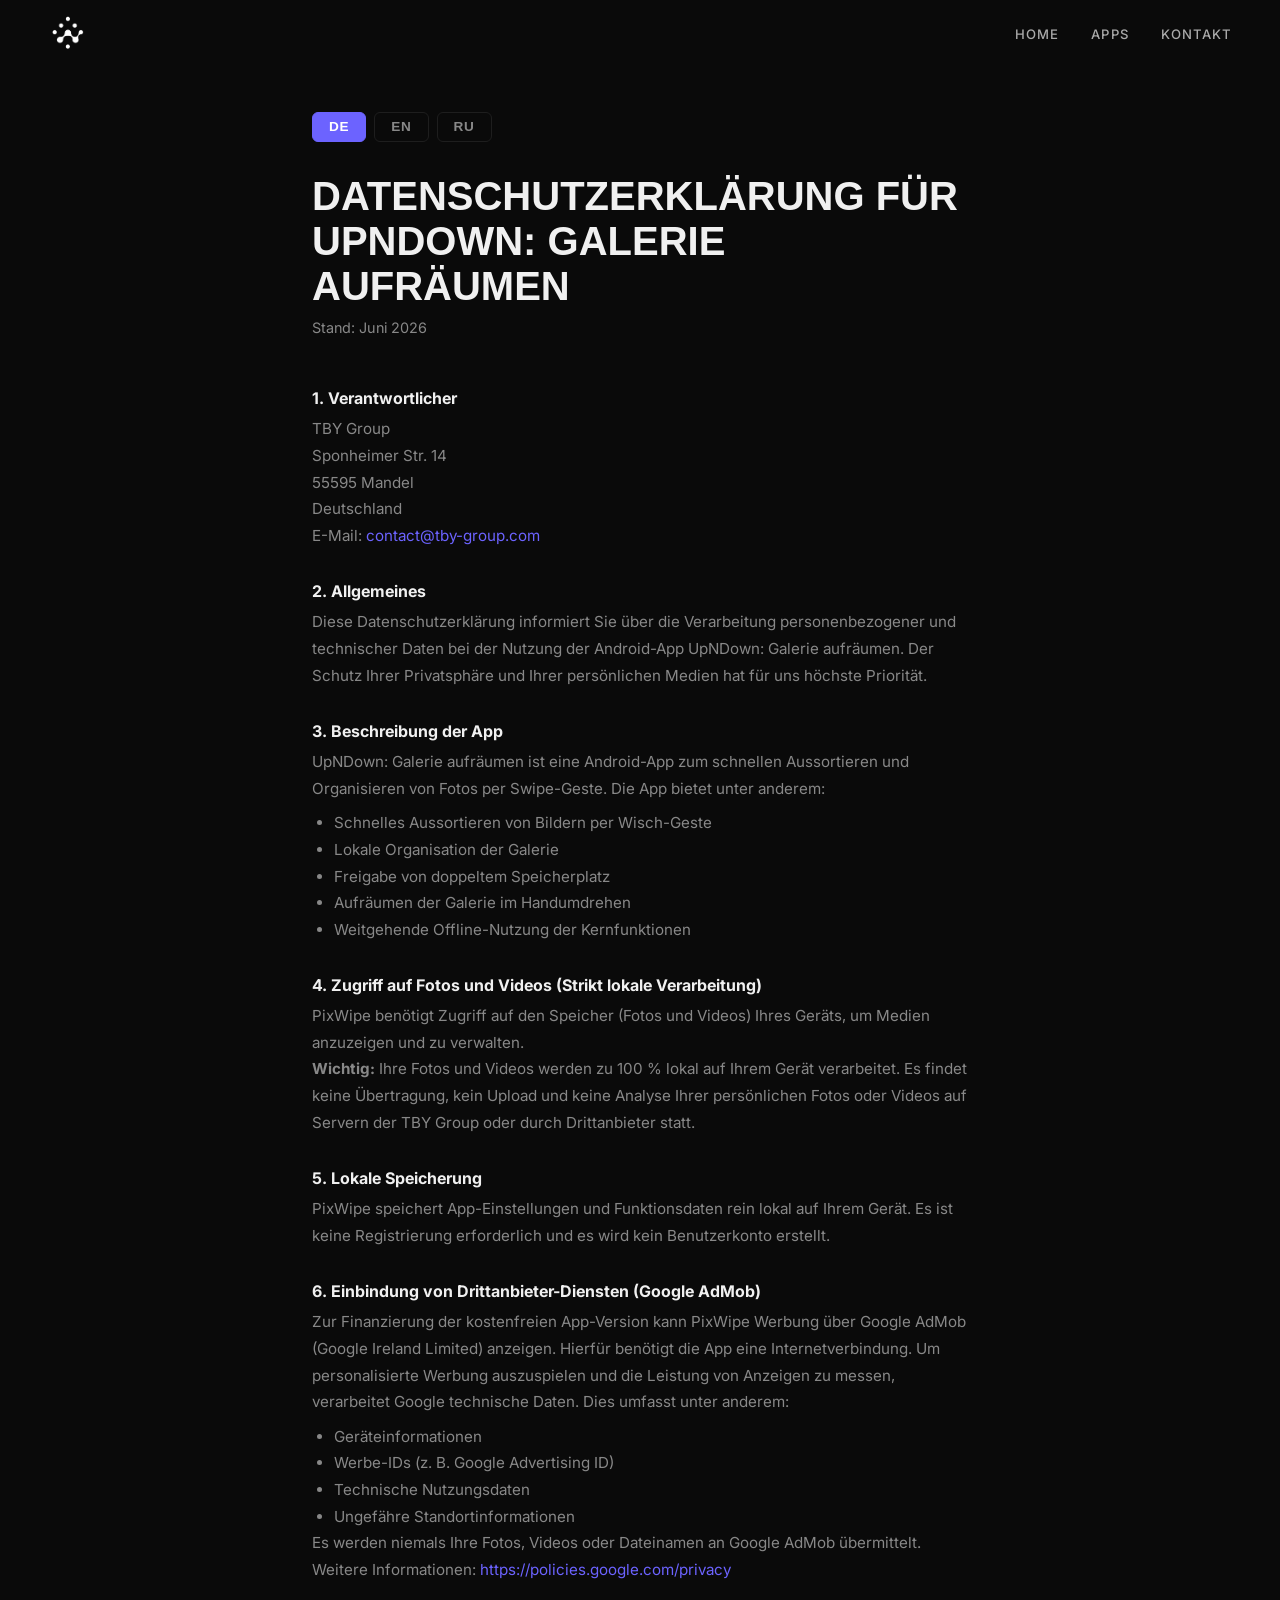
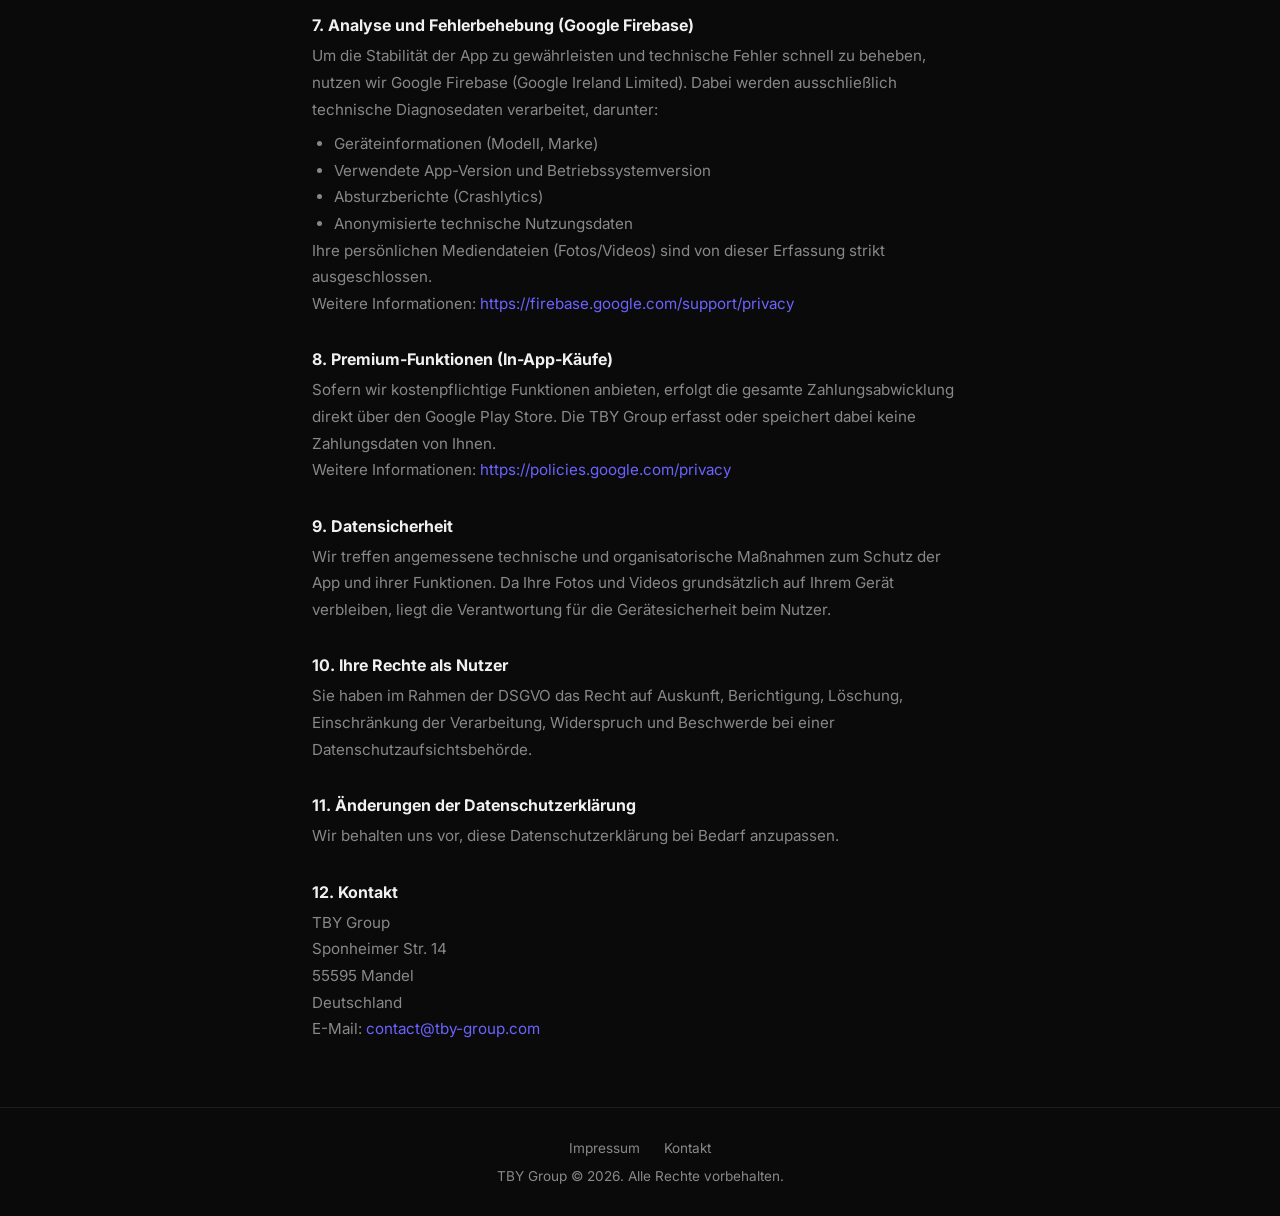
<file: datenschutz-pixwipe.html>
<!DOCTYPE html>
<html lang="de">
<head>
  <meta charset="UTF-8" />
  <meta name="viewport" content="width=device-width, initial-scale=1.0" />
  <title>Datenschutz PixWipe – TBY Group</title>
  <link rel="stylesheet" href="style.css" />
  <link rel="icon" type="image/png" href="favicon.png" />
  <style>
    .lang-switcher {
      display: flex;
      gap: 0.5rem;
      margin-bottom: 2rem;
    }
    .lang-btn {
      padding: 0.4rem 1rem;
      border: 1px solid var(--border);
      background: transparent;
      color: var(--muted);
      border-radius: 6px;
      cursor: pointer;
      font-size: 0.85rem;
      font-weight: 600;
      letter-spacing: 0.05em;
      transition: all 0.2s;
    }
    .lang-btn.active {
      background: var(--accent);
      color: #fff;
      border-color: var(--accent);
    }
    .lang-content { display: none; }
    .lang-content.active { display: block; }
  </style>
</head>
<body>
<nav id="navbar" class="scrolled">
  <a href="index.html" class="nav-brand"><img src="logo-icon.png" alt="TBY Group" class="nav-logo" /></a>
  <ul class="nav-links">
    <li><a href="index.html">Home</a></li>
    <li><a href="index.html#apps">Apps</a></li>
    <li><a href="kontakt.html">Kontakt</a></li>
  </ul>
</nav>
<main>
  <div class="page-content">

    <div class="lang-switcher">
      <button class="lang-btn active" onclick="setLang('de')">DE</button>
      <button class="lang-btn" onclick="setLang('en')">EN</button>
      <button class="lang-btn" onclick="setLang('ru')">RU</button>
    </div>

    <!-- DEUTSCH -->
    <div class="lang-content active" id="lang-de">
      <h1>Datenschutzerklärung für UpNDown: Galerie aufräumen</h1>
      <p class="subtitle">Stand: Juni 2026</p>
      <h2>1. Verantwortlicher</h2>
      <p>TBY Group<br />Sponheimer Str. 14<br />55595 Mandel<br />Deutschland<br />E-Mail: <a href="mailto:contact@tby-group.com">contact@tby-group.com</a></p>
      <h2>2. Allgemeines</h2>
      <p>Diese Datenschutzerklärung informiert Sie über die Verarbeitung personenbezogener und technischer Daten bei der Nutzung der Android-App UpNDown: Galerie aufräumen. Der Schutz Ihrer Privatsphäre und Ihrer persönlichen Medien hat für uns höchste Priorität.</p>
      <h2>3. Beschreibung der App</h2>
      <p>UpNDown: Galerie aufräumen ist eine Android-App zum schnellen Aussortieren und Organisieren von Fotos per Swipe-Geste. Die App bietet unter anderem:</p>
      <ul>
        <li>Schnelles Aussortieren von Bildern per Wisch-Geste</li>
        <li>Lokale Organisation der Galerie</li>
        <li>Freigabe von doppeltem Speicherplatz</li>
        <li>Aufräumen der Galerie im Handumdrehen</li>
        <li>Weitgehende Offline-Nutzung der Kernfunktionen</li>
      </ul>
      <h2>4. Zugriff auf Fotos und Videos (Strikt lokale Verarbeitung)</h2>
      <p>PixWipe benötigt Zugriff auf den Speicher (Fotos und Videos) Ihres Geräts, um Medien anzuzeigen und zu verwalten.<br /><strong>Wichtig:</strong> Ihre Fotos und Videos werden zu 100 % lokal auf Ihrem Gerät verarbeitet. Es findet keine Übertragung, kein Upload und keine Analyse Ihrer persönlichen Fotos oder Videos auf Servern der TBY Group oder durch Drittanbieter statt.</p>
      <h2>5. Lokale Speicherung</h2>
      <p>PixWipe speichert App-Einstellungen und Funktionsdaten rein lokal auf Ihrem Gerät. Es ist keine Registrierung erforderlich und es wird kein Benutzerkonto erstellt.</p>
      <h2>6. Einbindung von Drittanbieter-Diensten (Google AdMob)</h2>
      <p>Zur Finanzierung der kostenfreien App-Version kann PixWipe Werbung über Google AdMob (Google Ireland Limited) anzeigen. Hierfür benötigt die App eine Internetverbindung. Um personalisierte Werbung auszuspielen und die Leistung von Anzeigen zu messen, verarbeitet Google technische Daten. Dies umfasst unter anderem:</p>
      <ul>
        <li>Geräteinformationen</li>
        <li>Werbe-IDs (z. B. Google Advertising ID)</li>
        <li>Technische Nutzungsdaten</li>
        <li>Ungefähre Standortinformationen</li>
      </ul>
      <p>Es werden niemals Ihre Fotos, Videos oder Dateinamen an Google AdMob übermittelt.<br />Weitere Informationen: <a href="https://policies.google.com/privacy" target="_blank" rel="noopener">https://policies.google.com/privacy</a></p>
      <h2>7. Analyse und Fehlerbehebung (Google Firebase)</h2>
      <p>Um die Stabilität der App zu gewährleisten und technische Fehler schnell zu beheben, nutzen wir Google Firebase (Google Ireland Limited). Dabei werden ausschließlich technische Diagnosedaten verarbeitet, darunter:</p>
      <ul>
        <li>Geräteinformationen (Modell, Marke)</li>
        <li>Verwendete App-Version und Betriebssystemversion</li>
        <li>Absturzberichte (Crashlytics)</li>
        <li>Anonymisierte technische Nutzungsdaten</li>
      </ul>
      <p>Ihre persönlichen Mediendateien (Fotos/Videos) sind von dieser Erfassung strikt ausgeschlossen.<br />Weitere Informationen: <a href="https://firebase.google.com/support/privacy" target="_blank" rel="noopener">https://firebase.google.com/support/privacy</a></p>
      <h2>8. Premium-Funktionen (In-App-Käufe)</h2>
      <p>Sofern wir kostenpflichtige Funktionen anbieten, erfolgt die gesamte Zahlungsabwicklung direkt über den Google Play Store. Die TBY Group erfasst oder speichert dabei keine Zahlungsdaten von Ihnen.<br />Weitere Informationen: <a href="https://policies.google.com/privacy" target="_blank" rel="noopener">https://policies.google.com/privacy</a></p>
      <h2>9. Datensicherheit</h2>
      <p>Wir treffen angemessene technische und organisatorische Maßnahmen zum Schutz der App und ihrer Funktionen. Da Ihre Fotos und Videos grundsätzlich auf Ihrem Gerät verbleiben, liegt die Verantwortung für die Gerätesicherheit beim Nutzer.</p>
      <h2>10. Ihre Rechte als Nutzer</h2>
      <p>Sie haben im Rahmen der DSGVO das Recht auf Auskunft, Berichtigung, Löschung, Einschränkung der Verarbeitung, Widerspruch und Beschwerde bei einer Datenschutzaufsichtsbehörde.</p>
      <h2>11. Änderungen der Datenschutzerklärung</h2>
      <p>Wir behalten uns vor, diese Datenschutzerklärung bei Bedarf anzupassen.</p>
      <h2>12. Kontakt</h2>
      <p>TBY Group<br />Sponheimer Str. 14<br />55595 Mandel<br />Deutschland<br />E-Mail: <a href="mailto:contact@tby-group.com">contact@tby-group.com</a></p>
    </div>

    <!-- ENGLISH -->
    <div class="lang-content" id="lang-en">
      <h1>Privacy Policy for UpNDown: Galerie aufräumen</h1>
      <p class="subtitle">Last updated: June 2026</p>
      <h2>1. Controller</h2>
      <p>TBY Group<br />Sponheimer Str. 14<br />55595 Mandel<br />Germany<br />Email: <a href="mailto:contact@tby-group.com">contact@tby-group.com</a></p>
      <h2>2. General</h2>
      <p>This privacy policy informs you about the processing of personal and technical data when using the Android app UpNDown: Galerie aufräumen. Protecting your privacy and personal media is our highest priority.</p>
      <h2>3. App Description</h2>
      <p>UpNDown: Galerie aufräumen is an Android app for quickly sorting and organizing photos using swipe gestures. Features include:</p>
      <ul>
        <li>Fast photo sorting using swipe gestures</li>
        <li>Local gallery organization</li>
        <li>Free up duplicate storage space</li>
        <li>Clean up your gallery in no time</li>
        <li>Largely offline use of core functions</li>
      </ul>
      <h2>4. Access to Photos and Videos (Strictly Local Processing)</h2>
      <p>PixWipe requires access to your device's storage (photos and videos) to display and manage media.<br /><strong>Important:</strong> Your photos and videos are processed 100% locally on your device. No personal photos or videos are transmitted, uploaded or analyzed on TBY Group servers or by third parties.</p>
      <h2>5. Local Storage</h2>
      <p>PixWipe stores app settings and functional data purely locally on your device. No registration is required and no user account is created.</p>
      <h2>6. Third-Party Services (Google AdMob)</h2>
      <p>To fund the free version of the app, PixWipe may display ads via Google AdMob (Google Ireland Limited). To serve personalized ads and measure ad performance, Google processes technical data including:</p>
      <ul>
        <li>Device information</li>
        <li>Advertising IDs (e.g. Google Advertising ID)</li>
        <li>Technical usage data</li>
        <li>Approximate location information</li>
      </ul>
      <p>Your photos, videos or file names are never transmitted to Google AdMob.<br />More information: <a href="https://policies.google.com/privacy" target="_blank" rel="noopener">https://policies.google.com/privacy</a></p>
      <h2>7. Analytics and Crash Reporting (Google Firebase)</h2>
      <p>To ensure app stability and fix technical issues quickly, we use Google Firebase (Google Ireland Limited). Only technical diagnostic data is processed, including:</p>
      <ul>
        <li>Device information (model, brand)</li>
        <li>App version and OS version</li>
        <li>Crash reports (Crashlytics)</li>
        <li>Anonymized technical usage data</li>
      </ul>
      <p>Your personal media files (photos/videos) are strictly excluded from this collection.<br />More information: <a href="https://firebase.google.com/support/privacy" target="_blank" rel="noopener">https://firebase.google.com/support/privacy</a></p>
      <h2>8. Premium Features (In-App Purchases)</h2>
      <p>If we offer paid features, all payment processing is handled directly by the Google Play Store. TBY Group does not collect or store any payment data.<br />More information: <a href="https://policies.google.com/privacy" target="_blank" rel="noopener">https://policies.google.com/privacy</a></p>
      <h2>9. Data Security</h2>
      <p>We take appropriate technical and organizational measures to protect the app and its functions. Since your photos and videos remain on your device, responsibility for device security rests with the user.</p>
      <h2>10. Your Rights</h2>
      <p>Under applicable law (especially GDPR), you have the right to access, rectify, erase, restrict processing, object, and lodge a complaint with a supervisory authority.</p>
      <h2>11. Changes to This Policy</h2>
      <p>We reserve the right to update this privacy policy as needed to reflect legal requirements or changes to our services.</p>
      <h2>12. Contact</h2>
      <p>TBY Group<br />Sponheimer Str. 14<br />55595 Mandel<br />Germany<br />Email: <a href="mailto:contact@tby-group.com">contact@tby-group.com</a></p>
    </div>

    <!-- РУССКИЙ -->
    <div class="lang-content" id="lang-ru">
      <h1>Политика конфиденциальности для UpNDown: Galerie aufräumen</h1>
      <p class="subtitle">Актуально: июнь 2026</p>
      <h2>1. Ответственный</h2>
      <p>TBY Group<br />Sponheimer Str. 14<br />55595 Mandel<br />Германия<br />E-mail: <a href="mailto:contact@tby-group.com">contact@tby-group.com</a></p>
      <h2>2. Общие положения</h2>
      <p>Настоящая политика конфиденциальности информирует вас об обработке персональных и технических данных при использовании Android-приложения UpNDown: Galerie aufräumen. Защита вашей конфиденциальности и личных медиафайлов является для нас высшим приоритетом.</p>
      <h2>3. Описание приложения</h2>
      <p>UpNDown: Galerie aufräumen — это Android-приложение для быстрой сортировки и организации фотографий с помощью жестов смахивания. Функции включают:</p>
      <ul>
        <li>Быстрая сортировка фото жестом смахивания</li>
        <li>Локальная организация галереи</li>
        <li>Освобождение дублирующего места хранения</li>
        <li>Наведение порядка в галерее за считанные минуты</li>
        <li>Работа в основном без интернета</li>
      </ul>
      <h2>4. Доступ к фото и видео (исключительно локальная обработка)</h2>
      <p>PixWipe требует доступа к хранилищу вашего устройства для отображения и управления медиафайлами.<br /><strong>Важно:</strong> Ваши фото и видео обрабатываются на 100% локально на вашем устройстве. Никакие личные фото или видео не передаются, не загружаются и не анализируются на серверах TBY Group или третьими сторонами.</p>
      <h2>5. Локальное хранение</h2>
      <p>PixWipe хранит настройки приложения и функциональные данные исключительно локально на вашем устройстве. Регистрация не требуется, учётная запись не создаётся.</p>
      <h2>6. Сторонние сервисы (Google AdMob)</h2>
      <p>Для финансирования бесплатной версии приложения PixWipe может показывать рекламу через Google AdMob (Google Ireland Limited). Для показа персонализированной рекламы Google обрабатывает технические данные, в том числе:</p>
      <ul>
        <li>Информацию об устройстве</li>
        <li>Рекламные идентификаторы (Google Advertising ID)</li>
        <li>Технические данные об использовании</li>
        <li>Приблизительные данные о местоположении</li>
      </ul>
      <p>Ваши фото, видео или имена файлов никогда не передаются в Google AdMob.<br />Подробнее: <a href="https://policies.google.com/privacy" target="_blank" rel="noopener">https://policies.google.com/privacy</a></p>
      <h2>7. Аналитика и отчёты об ошибках (Google Firebase)</h2>
      <p>Для обеспечения стабильности приложения мы используем Google Firebase (Google Ireland Limited). Обрабатываются только технические диагностические данные:</p>
      <ul>
        <li>Информация об устройстве (модель, марка)</li>
        <li>Версия приложения и версия ОС</li>
        <li>Отчёты о сбоях (Crashlytics)</li>
        <li>Анонимизированные технические данные</li>
      </ul>
      <p>Ваши личные медиафайлы (фото/видео) строго исключены из этого сбора данных.<br />Подробнее: <a href="https://firebase.google.com/support/privacy" target="_blank" rel="noopener">https://firebase.google.com/support/privacy</a></p>
      <h2>8. Премиум-функции (внутренние покупки)</h2>
      <p>Если мы предлагаем платные функции, все платежи обрабатываются непосредственно через Google Play Store. TBY Group не собирает и не хранит платёжные данные.<br />Подробнее: <a href="https://policies.google.com/privacy" target="_blank" rel="noopener">https://policies.google.com/privacy</a></p>
      <h2>9. Безопасность данных</h2>
      <p>Мы принимаем соответствующие технические и организационные меры для защиты приложения. Поскольку ваши фото и видео остаются на устройстве, ответственность за безопасность устройства лежит на пользователе.</p>
      <h2>10. Ваши права</h2>
      <p>В соответствии с действующим законодательством (GDPR) вы имеете право на доступ, исправление, удаление, ограничение обработки, возражение и подачу жалобы в надзорный орган.</p>
      <h2>11. Изменения политики</h2>
      <p>Мы оставляем за собой право обновлять настоящую политику конфиденциальности по мере необходимости.</p>
      <h2>12. Контакт</h2>
      <p>TBY Group<br />Sponheimer Str. 14<br />55595 Mandel<br />Германия<br />E-mail: <a href="mailto:contact@tby-group.com">contact@tby-group.com</a></p>
    </div>

  </div>
</main>
<footer>
  <p><a href="impressum.html">Impressum</a><a href="kontakt.html">Kontakt</a></p>
  <p style="margin-top:0.75rem;">TBY Group &copy; 2026. Alle Rechte vorbehalten.</p>
</footer>
<script>
  function setLang(lang) {
    document.querySelectorAll('.lang-content').forEach(el => el.classList.remove('active'));
    document.querySelectorAll('.lang-btn').forEach(el => el.classList.remove('active'));
    document.getElementById('lang-' + lang).classList.add('active');
    event.target.classList.add('active');
  }
  window.addEventListener('scroll', () => {
    document.getElementById('navbar').classList.toggle('scrolled', window.scrollY > 50);
  });
</script>
</body>
</html>
</file>
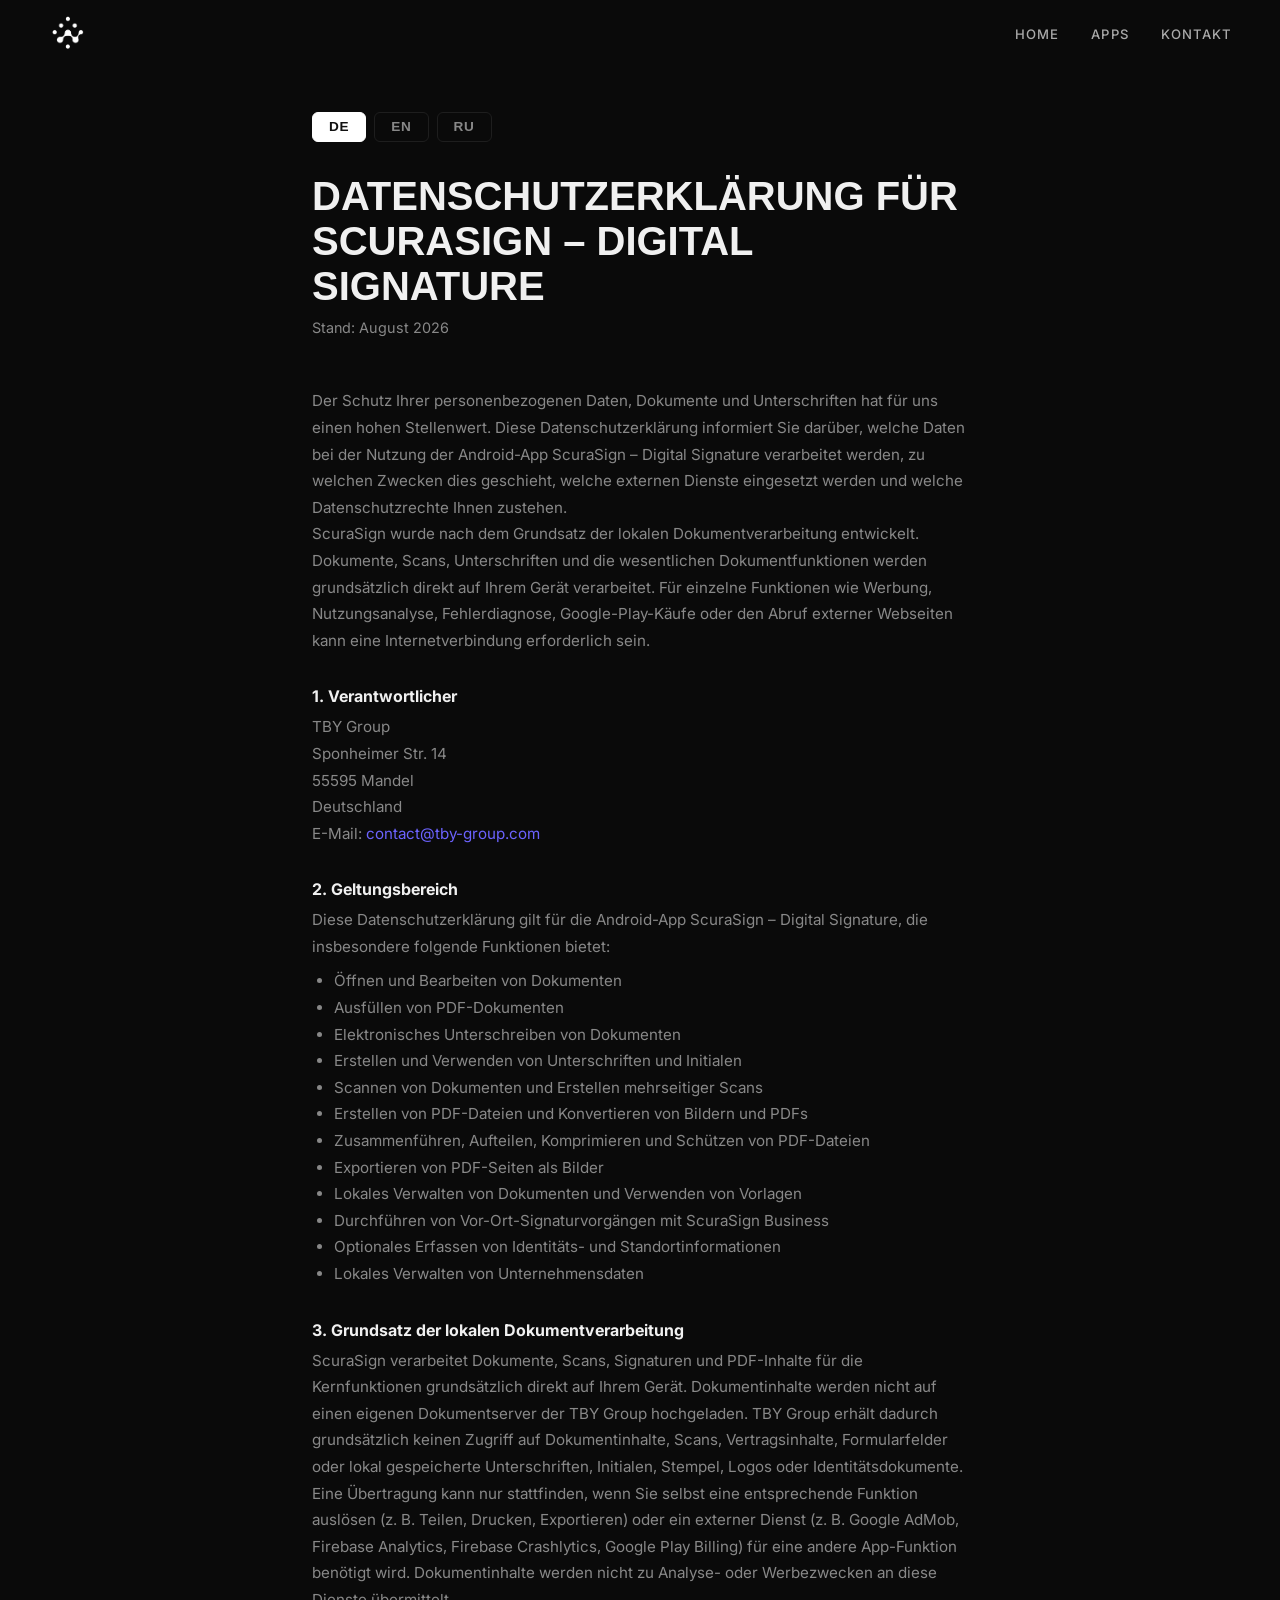
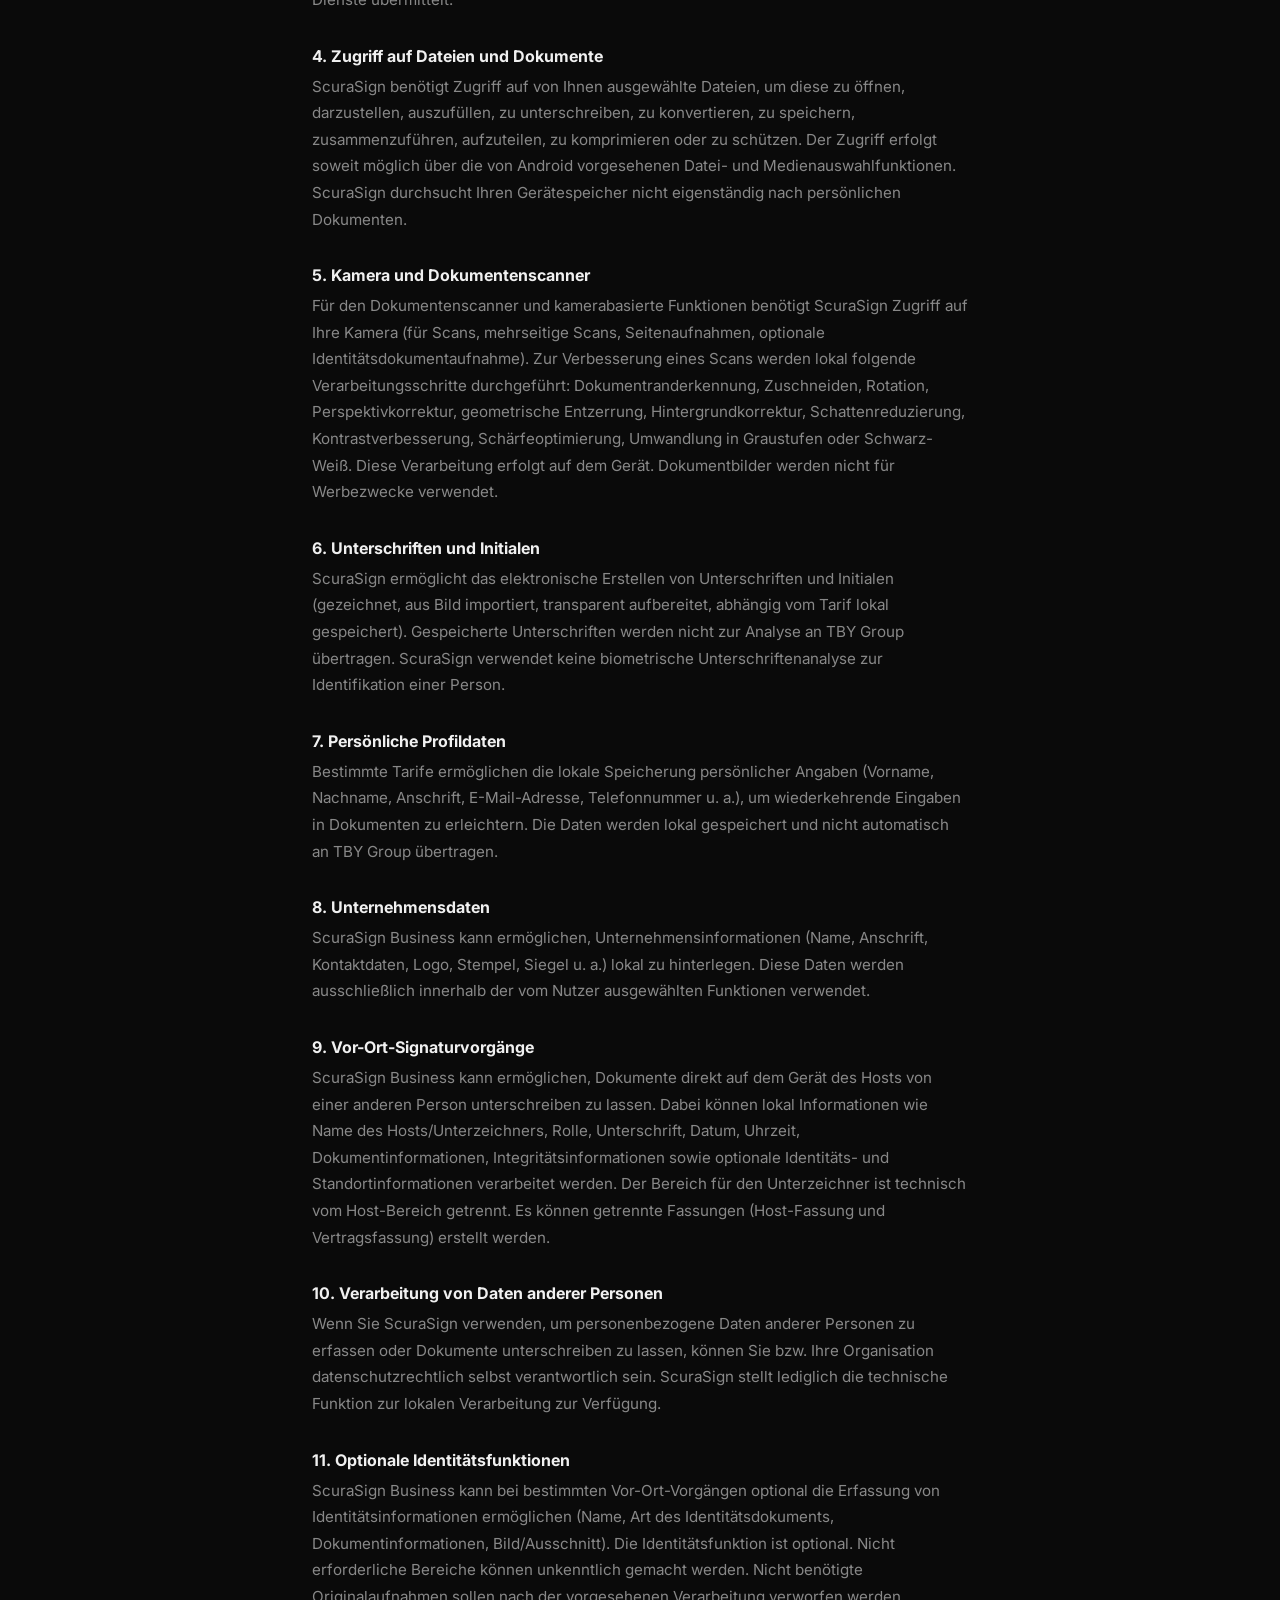
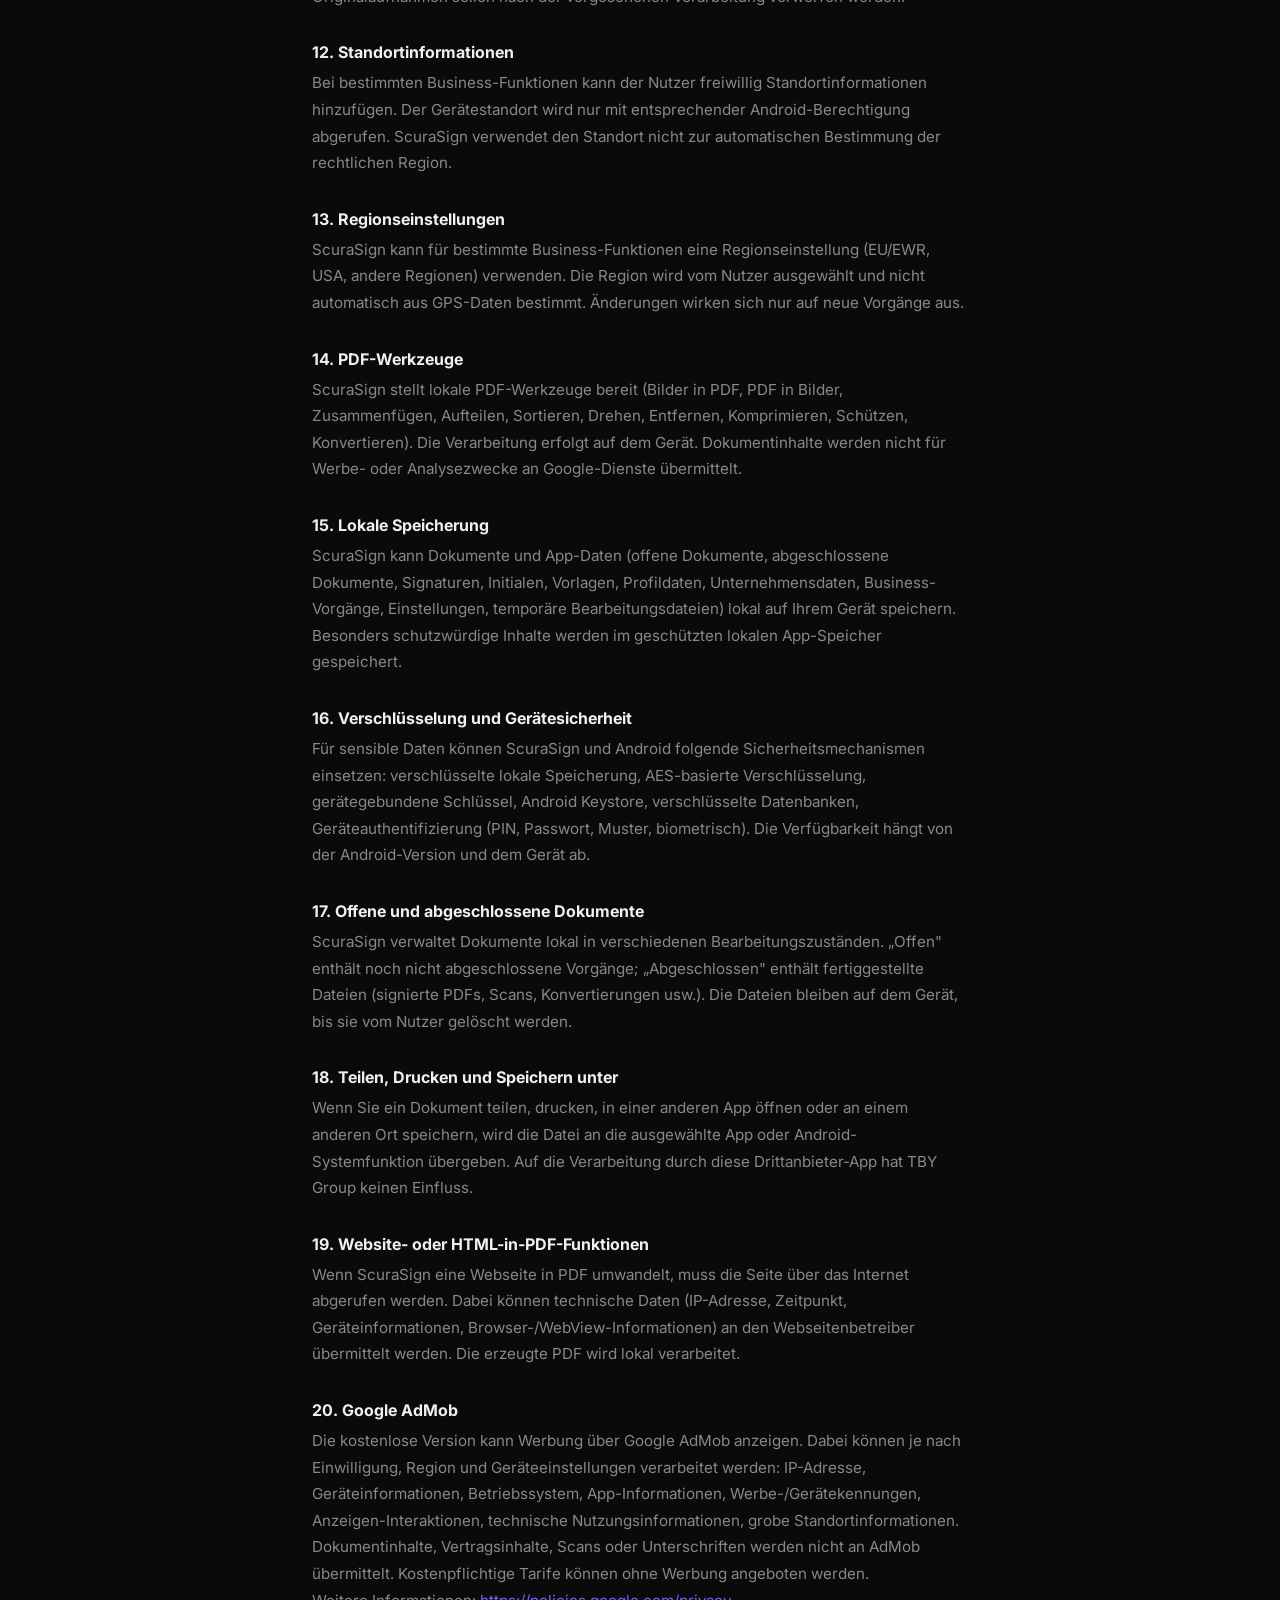
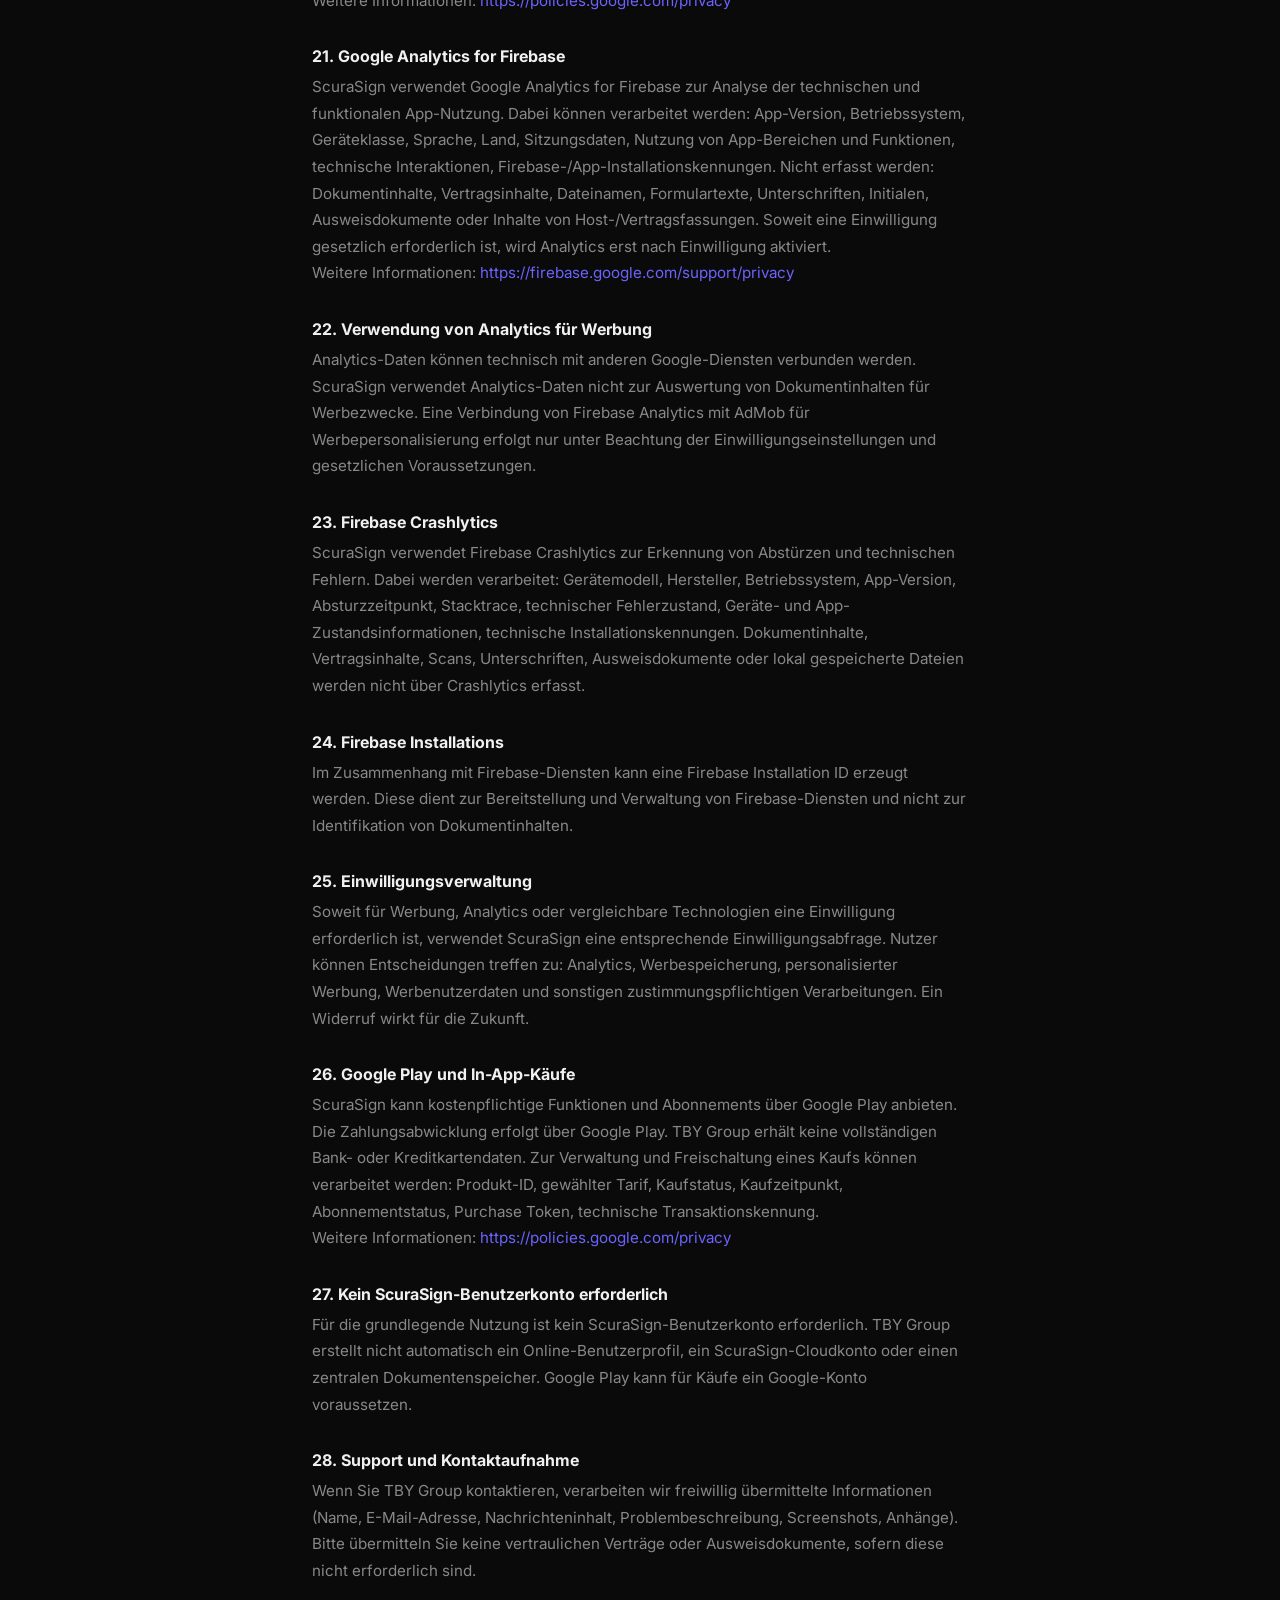
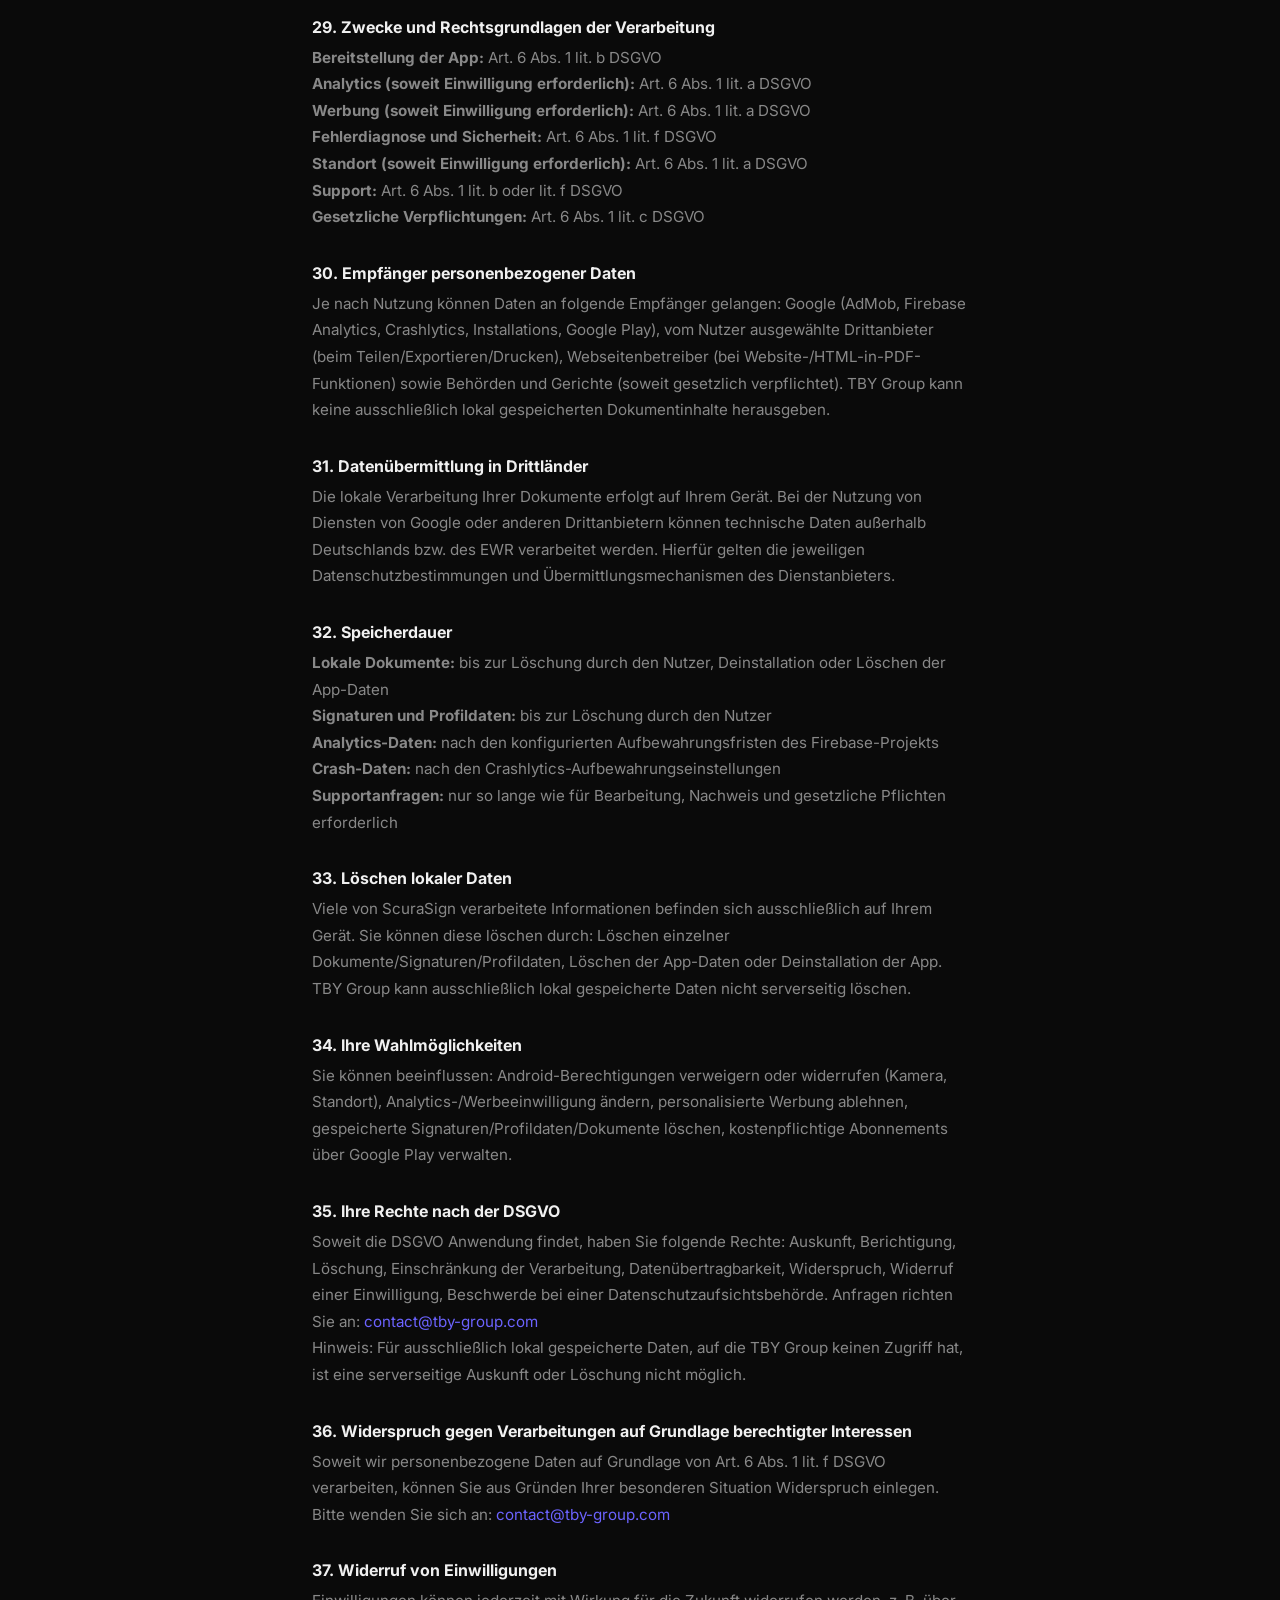
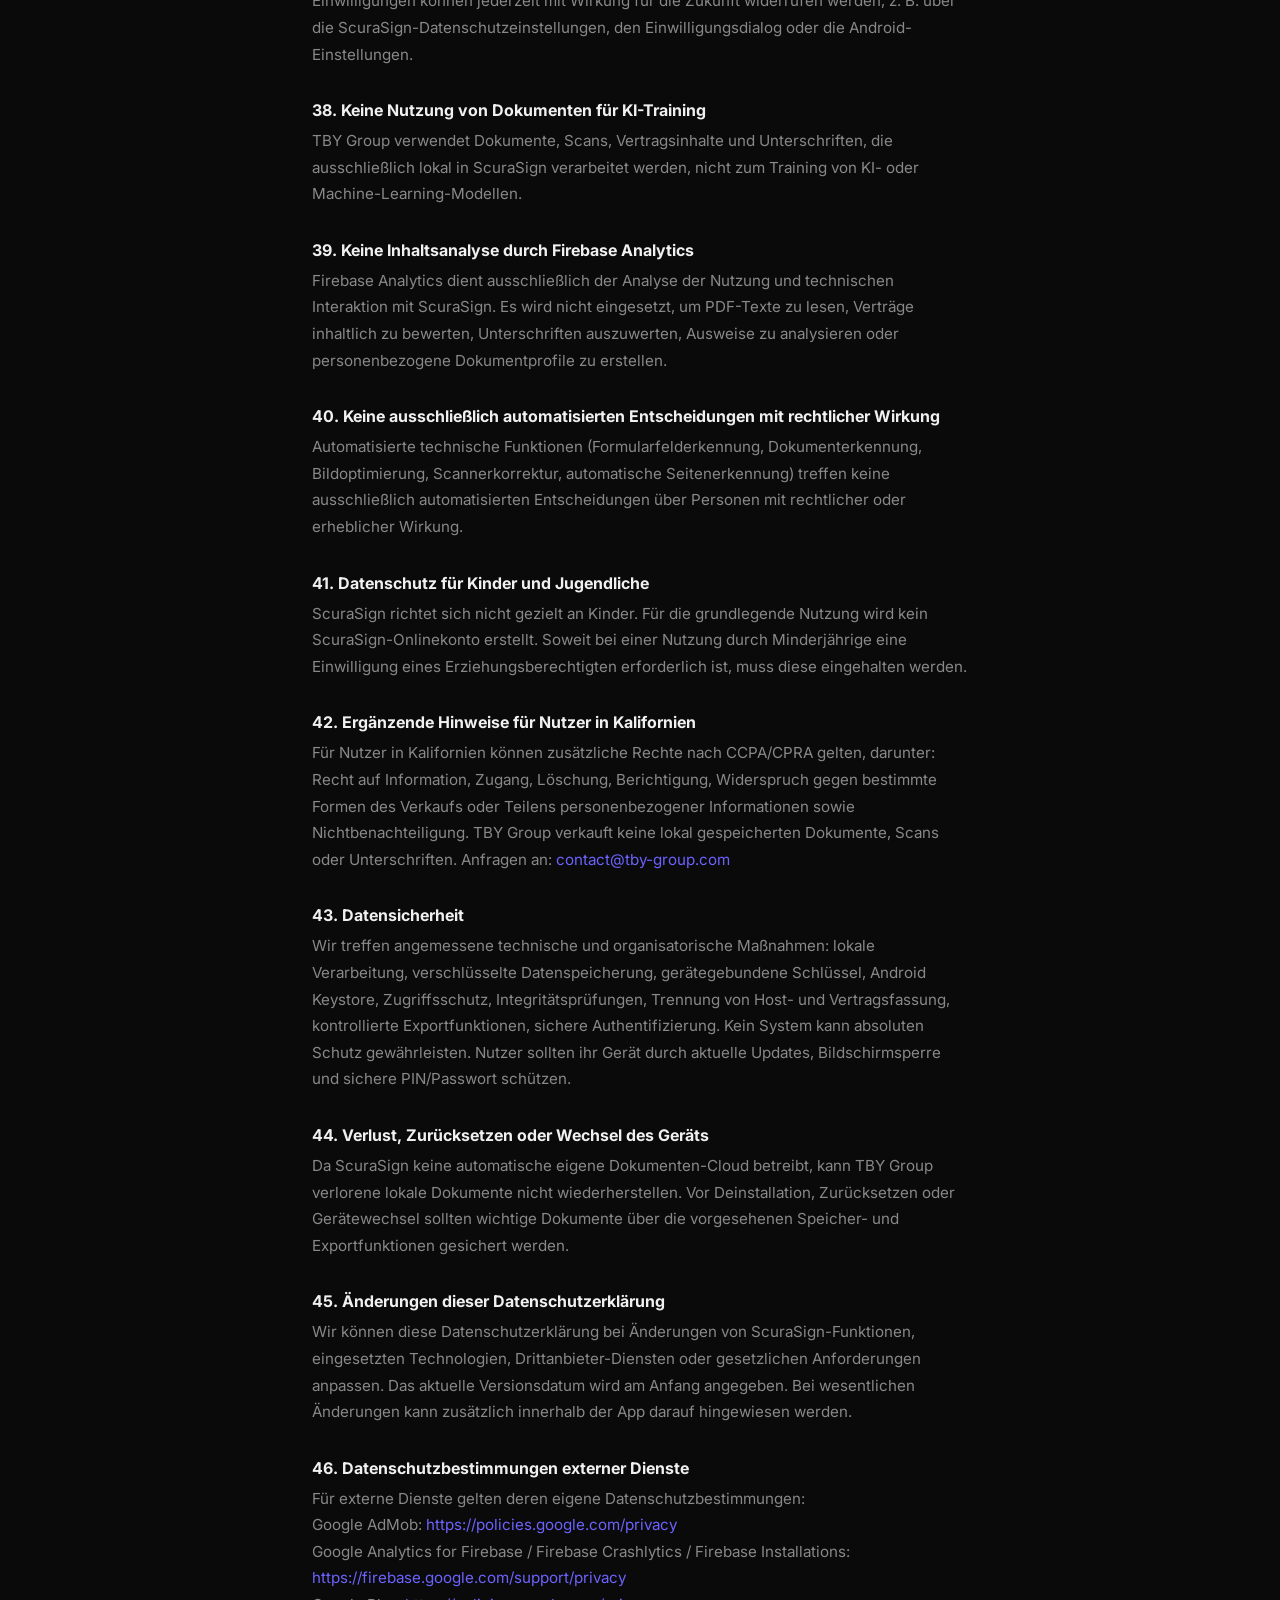
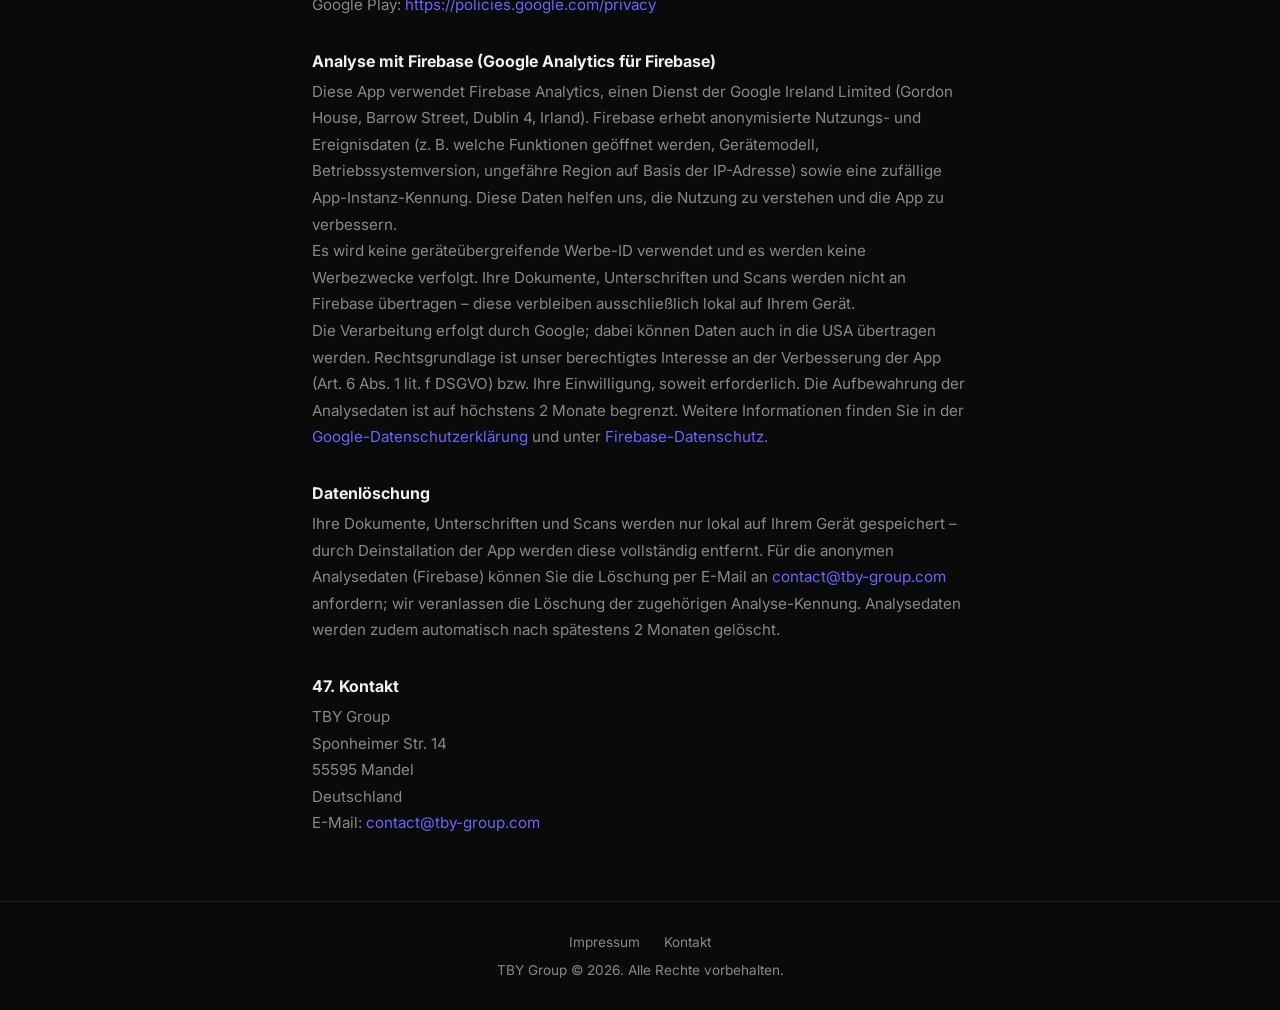
<file: datenschutz-scurasign.html>
<!DOCTYPE html>
<html lang="de">
<head>
  <meta charset="UTF-8" />
  <meta name="viewport" content="width=device-width, initial-scale=1.0" />
  <title>Datenschutz ScuraSign – TBY Group</title>
  <link rel="stylesheet" href="style.css" />
  <link rel="icon" type="image/png" href="favicon.png" />
  <style>
    .lang-switcher {
      display: flex;
      gap: 0.5rem;
      margin-bottom: 2rem;
    }
    .lang-btn {
      padding: 0.4rem 1rem;
      border: 1px solid var(--border);
      background: transparent;
      color: var(--muted);
      border-radius: 6px;
      cursor: pointer;
      font-size: 0.85rem;
      font-weight: 600;
      letter-spacing: 0.05em;
      transition: all 0.2s;
    }
    .lang-btn.active {
      background: #fff;
      color: #111;
      border-color: #fff;
    }
    .lang-content { display: none; }
    .lang-content.active { display: block; }
  </style>
</head>
<body>
<nav id="navbar" class="scrolled">
  <a href="index.html" class="nav-brand"><img src="logo-icon.png" alt="TBY Group" class="nav-logo" /></a>
  <ul class="nav-links">
    <li><a href="index.html">Home</a></li>
    <li><a href="index.html#apps">Apps</a></li>
    <li><a href="kontakt.html">Kontakt</a></li>
  </ul>
</nav>
<main>
  <div class="page-content">

    <div class="lang-switcher">
      <button class="lang-btn active" onclick="setLang('de')">DE</button>
      <button class="lang-btn" onclick="setLang('en')">EN</button>
      <button class="lang-btn" onclick="setLang('ru')">RU</button>
    </div>

    <!-- DEUTSCH -->
    <div class="lang-content active" id="lang-de">
      <h1>Datenschutzerklärung für ScuraSign – Digital Signature</h1>
      <p class="subtitle">Stand: August 2026</p>
      <p>Der Schutz Ihrer personenbezogenen Daten, Dokumente und Unterschriften hat für uns einen hohen Stellenwert. Diese Datenschutzerklärung informiert Sie darüber, welche Daten bei der Nutzung der Android-App ScuraSign – Digital Signature verarbeitet werden, zu welchen Zwecken dies geschieht, welche externen Dienste eingesetzt werden und welche Datenschutzrechte Ihnen zustehen.</p>
      <p>ScuraSign wurde nach dem Grundsatz der lokalen Dokumentverarbeitung entwickelt. Dokumente, Scans, Unterschriften und die wesentlichen Dokumentfunktionen werden grundsätzlich direkt auf Ihrem Gerät verarbeitet. Für einzelne Funktionen wie Werbung, Nutzungsanalyse, Fehlerdiagnose, Google-Play-Käufe oder den Abruf externer Webseiten kann eine Internetverbindung erforderlich sein.</p>

      <h2>1. Verantwortlicher</h2>
      <p>TBY Group<br />Sponheimer Str. 14<br />55595 Mandel<br />Deutschland<br />E-Mail: <a href="mailto:contact@tby-group.com">contact@tby-group.com</a></p>

      <h2>2. Geltungsbereich</h2>
      <p>Diese Datenschutzerklärung gilt für die Android-App ScuraSign – Digital Signature, die insbesondere folgende Funktionen bietet:</p>
      <ul>
        <li>Öffnen und Bearbeiten von Dokumenten</li>
        <li>Ausfüllen von PDF-Dokumenten</li>
        <li>Elektronisches Unterschreiben von Dokumenten</li>
        <li>Erstellen und Verwenden von Unterschriften und Initialen</li>
        <li>Scannen von Dokumenten und Erstellen mehrseitiger Scans</li>
        <li>Erstellen von PDF-Dateien und Konvertieren von Bildern und PDFs</li>
        <li>Zusammenführen, Aufteilen, Komprimieren und Schützen von PDF-Dateien</li>
        <li>Exportieren von PDF-Seiten als Bilder</li>
        <li>Lokales Verwalten von Dokumenten und Verwenden von Vorlagen</li>
        <li>Durchführen von Vor-Ort-Signaturvorgängen mit ScuraSign Business</li>
        <li>Optionales Erfassen von Identitäts- und Standortinformationen</li>
        <li>Lokales Verwalten von Unternehmensdaten</li>
      </ul>

      <h2>3. Grundsatz der lokalen Dokumentverarbeitung</h2>
      <p>ScuraSign verarbeitet Dokumente, Scans, Signaturen und PDF-Inhalte für die Kernfunktionen grundsätzlich direkt auf Ihrem Gerät. Dokumentinhalte werden nicht auf einen eigenen Dokumentserver der TBY Group hochgeladen. TBY Group erhält dadurch grundsätzlich keinen Zugriff auf Dokumentinhalte, Scans, Vertragsinhalte, Formularfelder oder lokal gespeicherte Unterschriften, Initialen, Stempel, Logos oder Identitätsdokumente. Eine Übertragung kann nur stattfinden, wenn Sie selbst eine entsprechende Funktion auslösen (z. B. Teilen, Drucken, Exportieren) oder ein externer Dienst (z. B. Google AdMob, Firebase Analytics, Firebase Crashlytics, Google Play Billing) für eine andere App-Funktion benötigt wird. Dokumentinhalte werden nicht zu Analyse- oder Werbezwecken an diese Dienste übermittelt.</p>

      <h2>4. Zugriff auf Dateien und Dokumente</h2>
      <p>ScuraSign benötigt Zugriff auf von Ihnen ausgewählte Dateien, um diese zu öffnen, darzustellen, auszufüllen, zu unterschreiben, zu konvertieren, zu speichern, zusammenzuführen, aufzuteilen, zu komprimieren oder zu schützen. Der Zugriff erfolgt soweit möglich über die von Android vorgesehenen Datei- und Medienauswahlfunktionen. ScuraSign durchsucht Ihren Gerätespeicher nicht eigenständig nach persönlichen Dokumenten.</p>

      <h2>5. Kamera und Dokumentenscanner</h2>
      <p>Für den Dokumentenscanner und kamerabasierte Funktionen benötigt ScuraSign Zugriff auf Ihre Kamera (für Scans, mehrseitige Scans, Seitenaufnahmen, optionale Identitätsdokumentaufnahme). Zur Verbesserung eines Scans werden lokal folgende Verarbeitungsschritte durchgeführt: Dokumentranderkennung, Zuschneiden, Rotation, Perspektivkorrektur, geometrische Entzerrung, Hintergrundkorrektur, Schattenreduzierung, Kontrastverbesserung, Schärfeoptimierung, Umwandlung in Graustufen oder Schwarz-Weiß. Diese Verarbeitung erfolgt auf dem Gerät. Dokumentbilder werden nicht für Werbezwecke verwendet.</p>

      <h2>6. Unterschriften und Initialen</h2>
      <p>ScuraSign ermöglicht das elektronische Erstellen von Unterschriften und Initialen (gezeichnet, aus Bild importiert, transparent aufbereitet, abhängig vom Tarif lokal gespeichert). Gespeicherte Unterschriften werden nicht zur Analyse an TBY Group übertragen. ScuraSign verwendet keine biometrische Unterschriftenanalyse zur Identifikation einer Person.</p>

      <h2>7. Persönliche Profildaten</h2>
      <p>Bestimmte Tarife ermöglichen die lokale Speicherung persönlicher Angaben (Vorname, Nachname, Anschrift, E-Mail-Adresse, Telefonnummer u. a.), um wiederkehrende Eingaben in Dokumenten zu erleichtern. Die Daten werden lokal gespeichert und nicht automatisch an TBY Group übertragen.</p>

      <h2>8. Unternehmensdaten</h2>
      <p>ScuraSign Business kann ermöglichen, Unternehmensinformationen (Name, Anschrift, Kontaktdaten, Logo, Stempel, Siegel u. a.) lokal zu hinterlegen. Diese Daten werden ausschließlich innerhalb der vom Nutzer ausgewählten Funktionen verwendet.</p>

      <h2>9. Vor-Ort-Signaturvorgänge</h2>
      <p>ScuraSign Business kann ermöglichen, Dokumente direkt auf dem Gerät des Hosts von einer anderen Person unterschreiben zu lassen. Dabei können lokal Informationen wie Name des Hosts/Unterzeichners, Rolle, Unterschrift, Datum, Uhrzeit, Dokumentinformationen, Integritätsinformationen sowie optionale Identitäts- und Standortinformationen verarbeitet werden. Der Bereich für den Unterzeichner ist technisch vom Host-Bereich getrennt. Es können getrennte Fassungen (Host-Fassung und Vertragsfassung) erstellt werden.</p>

      <h2>10. Verarbeitung von Daten anderer Personen</h2>
      <p>Wenn Sie ScuraSign verwenden, um personenbezogene Daten anderer Personen zu erfassen oder Dokumente unterschreiben zu lassen, können Sie bzw. Ihre Organisation datenschutzrechtlich selbst verantwortlich sein. ScuraSign stellt lediglich die technische Funktion zur lokalen Verarbeitung zur Verfügung.</p>

      <h2>11. Optionale Identitätsfunktionen</h2>
      <p>ScuraSign Business kann bei bestimmten Vor-Ort-Vorgängen optional die Erfassung von Identitätsinformationen ermöglichen (Name, Art des Identitätsdokuments, Dokumentinformationen, Bild/Ausschnitt). Die Identitätsfunktion ist optional. Nicht erforderliche Bereiche können unkenntlich gemacht werden. Nicht benötigte Originalaufnahmen sollen nach der vorgesehenen Verarbeitung verworfen werden.</p>

      <h2>12. Standortinformationen</h2>
      <p>Bei bestimmten Business-Funktionen kann der Nutzer freiwillig Standortinformationen hinzufügen. Der Gerätestandort wird nur mit entsprechender Android-Berechtigung abgerufen. ScuraSign verwendet den Standort nicht zur automatischen Bestimmung der rechtlichen Region.</p>

      <h2>13. Regionseinstellungen</h2>
      <p>ScuraSign kann für bestimmte Business-Funktionen eine Regionseinstellung (EU/EWR, USA, andere Regionen) verwenden. Die Region wird vom Nutzer ausgewählt und nicht automatisch aus GPS-Daten bestimmt. Änderungen wirken sich nur auf neue Vorgänge aus.</p>

      <h2>14. PDF-Werkzeuge</h2>
      <p>ScuraSign stellt lokale PDF-Werkzeuge bereit (Bilder in PDF, PDF in Bilder, Zusammenfügen, Aufteilen, Sortieren, Drehen, Entfernen, Komprimieren, Schützen, Konvertieren). Die Verarbeitung erfolgt auf dem Gerät. Dokumentinhalte werden nicht für Werbe- oder Analysezwecke an Google-Dienste übermittelt.</p>

      <h2>15. Lokale Speicherung</h2>
      <p>ScuraSign kann Dokumente und App-Daten (offene Dokumente, abgeschlossene Dokumente, Signaturen, Initialen, Vorlagen, Profildaten, Unternehmensdaten, Business-Vorgänge, Einstellungen, temporäre Bearbeitungsdateien) lokal auf Ihrem Gerät speichern. Besonders schutzwürdige Inhalte werden im geschützten lokalen App-Speicher gespeichert.</p>

      <h2>16. Verschlüsselung und Gerätesicherheit</h2>
      <p>Für sensible Daten können ScuraSign und Android folgende Sicherheitsmechanismen einsetzen: verschlüsselte lokale Speicherung, AES-basierte Verschlüsselung, gerätegebundene Schlüssel, Android Keystore, verschlüsselte Datenbanken, Geräteauthentifizierung (PIN, Passwort, Muster, biometrisch). Die Verfügbarkeit hängt von der Android-Version und dem Gerät ab.</p>

      <h2>17. Offene und abgeschlossene Dokumente</h2>
      <p>ScuraSign verwaltet Dokumente lokal in verschiedenen Bearbeitungszuständen. „Offen" enthält noch nicht abgeschlossene Vorgänge; „Abgeschlossen" enthält fertiggestellte Dateien (signierte PDFs, Scans, Konvertierungen usw.). Die Dateien bleiben auf dem Gerät, bis sie vom Nutzer gelöscht werden.</p>

      <h2>18. Teilen, Drucken und Speichern unter</h2>
      <p>Wenn Sie ein Dokument teilen, drucken, in einer anderen App öffnen oder an einem anderen Ort speichern, wird die Datei an die ausgewählte App oder Android-Systemfunktion übergeben. Auf die Verarbeitung durch diese Drittanbieter-App hat TBY Group keinen Einfluss.</p>

      <h2>19. Website- oder HTML-in-PDF-Funktionen</h2>
      <p>Wenn ScuraSign eine Webseite in PDF umwandelt, muss die Seite über das Internet abgerufen werden. Dabei können technische Daten (IP-Adresse, Zeitpunkt, Geräteinformationen, Browser-/WebView-Informationen) an den Webseitenbetreiber übermittelt werden. Die erzeugte PDF wird lokal verarbeitet.</p>

      <h2>20. Google AdMob</h2>
      <p>Die kostenlose Version kann Werbung über Google AdMob anzeigen. Dabei können je nach Einwilligung, Region und Geräteeinstellungen verarbeitet werden: IP-Adresse, Geräteinformationen, Betriebssystem, App-Informationen, Werbe-/Gerätekennungen, Anzeigen-Interaktionen, technische Nutzungsinformationen, grobe Standortinformationen. Dokumentinhalte, Vertragsinhalte, Scans oder Unterschriften werden nicht an AdMob übermittelt. Kostenpflichtige Tarife können ohne Werbung angeboten werden.<br />Weitere Informationen: <a href="https://policies.google.com/privacy" target="_blank" rel="noopener">https://policies.google.com/privacy</a></p>

      <h2>21. Google Analytics for Firebase</h2>
      <p>ScuraSign verwendet Google Analytics for Firebase zur Analyse der technischen und funktionalen App-Nutzung. Dabei können verarbeitet werden: App-Version, Betriebssystem, Geräteklasse, Sprache, Land, Sitzungsdaten, Nutzung von App-Bereichen und Funktionen, technische Interaktionen, Firebase-/App-Installationskennungen. Nicht erfasst werden: Dokumentinhalte, Vertragsinhalte, Dateinamen, Formulartexte, Unterschriften, Initialen, Ausweisdokumente oder Inhalte von Host-/Vertragsfassungen. Soweit eine Einwilligung gesetzlich erforderlich ist, wird Analytics erst nach Einwilligung aktiviert.<br />Weitere Informationen: <a href="https://firebase.google.com/support/privacy" target="_blank" rel="noopener">https://firebase.google.com/support/privacy</a></p>

      <h2>22. Verwendung von Analytics für Werbung</h2>
      <p>Analytics-Daten können technisch mit anderen Google-Diensten verbunden werden. ScuraSign verwendet Analytics-Daten nicht zur Auswertung von Dokumentinhalten für Werbezwecke. Eine Verbindung von Firebase Analytics mit AdMob für Werbepersonalisierung erfolgt nur unter Beachtung der Einwilligungseinstellungen und gesetzlichen Voraussetzungen.</p>

      <h2>23. Firebase Crashlytics</h2>
      <p>ScuraSign verwendet Firebase Crashlytics zur Erkennung von Abstürzen und technischen Fehlern. Dabei werden verarbeitet: Gerätemodell, Hersteller, Betriebssystem, App-Version, Absturzzeitpunkt, Stacktrace, technischer Fehlerzustand, Geräte- und App-Zustandsinformationen, technische Installationskennungen. Dokumentinhalte, Vertragsinhalte, Scans, Unterschriften, Ausweisdokumente oder lokal gespeicherte Dateien werden nicht über Crashlytics erfasst.</p>

      <h2>24. Firebase Installations</h2>
      <p>Im Zusammenhang mit Firebase-Diensten kann eine Firebase Installation ID erzeugt werden. Diese dient zur Bereitstellung und Verwaltung von Firebase-Diensten und nicht zur Identifikation von Dokumentinhalten.</p>

      <h2>25. Einwilligungsverwaltung</h2>
      <p>Soweit für Werbung, Analytics oder vergleichbare Technologien eine Einwilligung erforderlich ist, verwendet ScuraSign eine entsprechende Einwilligungsabfrage. Nutzer können Entscheidungen treffen zu: Analytics, Werbespeicherung, personalisierter Werbung, Werbenutzerdaten und sonstigen zustimmungspflichtigen Verarbeitungen. Ein Widerruf wirkt für die Zukunft.</p>

      <h2>26. Google Play und In-App-Käufe</h2>
      <p>ScuraSign kann kostenpflichtige Funktionen und Abonnements über Google Play anbieten. Die Zahlungsabwicklung erfolgt über Google Play. TBY Group erhält keine vollständigen Bank- oder Kreditkartendaten. Zur Verwaltung und Freischaltung eines Kaufs können verarbeitet werden: Produkt-ID, gewählter Tarif, Kaufstatus, Kaufzeitpunkt, Abonnementstatus, Purchase Token, technische Transaktionskennung.<br />Weitere Informationen: <a href="https://policies.google.com/privacy" target="_blank" rel="noopener">https://policies.google.com/privacy</a></p>

      <h2>27. Kein ScuraSign-Benutzerkonto erforderlich</h2>
      <p>Für die grundlegende Nutzung ist kein ScuraSign-Benutzerkonto erforderlich. TBY Group erstellt nicht automatisch ein Online-Benutzerprofil, ein ScuraSign-Cloudkonto oder einen zentralen Dokumentenspeicher. Google Play kann für Käufe ein Google-Konto voraussetzen.</p>

      <h2>28. Support und Kontaktaufnahme</h2>
      <p>Wenn Sie TBY Group kontaktieren, verarbeiten wir freiwillig übermittelte Informationen (Name, E-Mail-Adresse, Nachrichteninhalt, Problembeschreibung, Screenshots, Anhänge). Bitte übermitteln Sie keine vertraulichen Verträge oder Ausweisdokumente, sofern diese nicht erforderlich sind.</p>

      <h2>29. Zwecke und Rechtsgrundlagen der Verarbeitung</h2>
      <p><strong>Bereitstellung der App:</strong> Art. 6 Abs. 1 lit. b DSGVO<br /><strong>Analytics (soweit Einwilligung erforderlich):</strong> Art. 6 Abs. 1 lit. a DSGVO<br /><strong>Werbung (soweit Einwilligung erforderlich):</strong> Art. 6 Abs. 1 lit. a DSGVO<br /><strong>Fehlerdiagnose und Sicherheit:</strong> Art. 6 Abs. 1 lit. f DSGVO<br /><strong>Standort (soweit Einwilligung erforderlich):</strong> Art. 6 Abs. 1 lit. a DSGVO<br /><strong>Support:</strong> Art. 6 Abs. 1 lit. b oder lit. f DSGVO<br /><strong>Gesetzliche Verpflichtungen:</strong> Art. 6 Abs. 1 lit. c DSGVO</p>

      <h2>30. Empfänger personenbezogener Daten</h2>
      <p>Je nach Nutzung können Daten an folgende Empfänger gelangen: Google (AdMob, Firebase Analytics, Crashlytics, Installations, Google Play), vom Nutzer ausgewählte Drittanbieter (beim Teilen/Exportieren/Drucken), Webseitenbetreiber (bei Website-/HTML-in-PDF-Funktionen) sowie Behörden und Gerichte (soweit gesetzlich verpflichtet). TBY Group kann keine ausschließlich lokal gespeicherten Dokumentinhalte herausgeben.</p>

      <h2>31. Datenübermittlung in Drittländer</h2>
      <p>Die lokale Verarbeitung Ihrer Dokumente erfolgt auf Ihrem Gerät. Bei der Nutzung von Diensten von Google oder anderen Drittanbietern können technische Daten außerhalb Deutschlands bzw. des EWR verarbeitet werden. Hierfür gelten die jeweiligen Datenschutzbestimmungen und Übermittlungsmechanismen des Dienstanbieters.</p>

      <h2>32. Speicherdauer</h2>
      <p><strong>Lokale Dokumente:</strong> bis zur Löschung durch den Nutzer, Deinstallation oder Löschen der App-Daten<br /><strong>Signaturen und Profildaten:</strong> bis zur Löschung durch den Nutzer<br /><strong>Analytics-Daten:</strong> nach den konfigurierten Aufbewahrungsfristen des Firebase-Projekts<br /><strong>Crash-Daten:</strong> nach den Crashlytics-Aufbewahrungseinstellungen<br /><strong>Supportanfragen:</strong> nur so lange wie für Bearbeitung, Nachweis und gesetzliche Pflichten erforderlich</p>

      <h2>33. Löschen lokaler Daten</h2>
      <p>Viele von ScuraSign verarbeitete Informationen befinden sich ausschließlich auf Ihrem Gerät. Sie können diese löschen durch: Löschen einzelner Dokumente/Signaturen/Profildaten, Löschen der App-Daten oder Deinstallation der App. TBY Group kann ausschließlich lokal gespeicherte Daten nicht serverseitig löschen.</p>

      <h2>34. Ihre Wahlmöglichkeiten</h2>
      <p>Sie können beeinflussen: Android-Berechtigungen verweigern oder widerrufen (Kamera, Standort), Analytics-/Werbeeinwilligung ändern, personalisierte Werbung ablehnen, gespeicherte Signaturen/Profildaten/Dokumente löschen, kostenpflichtige Abonnements über Google Play verwalten.</p>

      <h2>35. Ihre Rechte nach der DSGVO</h2>
      <p>Soweit die DSGVO Anwendung findet, haben Sie folgende Rechte: Auskunft, Berichtigung, Löschung, Einschränkung der Verarbeitung, Datenübertragbarkeit, Widerspruch, Widerruf einer Einwilligung, Beschwerde bei einer Datenschutzaufsichtsbehörde. Anfragen richten Sie an: <a href="mailto:contact@tby-group.com">contact@tby-group.com</a><br />Hinweis: Für ausschließlich lokal gespeicherte Daten, auf die TBY Group keinen Zugriff hat, ist eine serverseitige Auskunft oder Löschung nicht möglich.</p>

      <h2>36. Widerspruch gegen Verarbeitungen auf Grundlage berechtigter Interessen</h2>
      <p>Soweit wir personenbezogene Daten auf Grundlage von Art. 6 Abs. 1 lit. f DSGVO verarbeiten, können Sie aus Gründen Ihrer besonderen Situation Widerspruch einlegen. Bitte wenden Sie sich an: <a href="mailto:contact@tby-group.com">contact@tby-group.com</a></p>

      <h2>37. Widerruf von Einwilligungen</h2>
      <p>Einwilligungen können jederzeit mit Wirkung für die Zukunft widerrufen werden, z. B. über die ScuraSign-Datenschutzeinstellungen, den Einwilligungsdialog oder die Android-Einstellungen.</p>

      <h2>38. Keine Nutzung von Dokumenten für KI-Training</h2>
      <p>TBY Group verwendet Dokumente, Scans, Vertragsinhalte und Unterschriften, die ausschließlich lokal in ScuraSign verarbeitet werden, nicht zum Training von KI- oder Machine-Learning-Modellen.</p>

      <h2>39. Keine Inhaltsanalyse durch Firebase Analytics</h2>
      <p>Firebase Analytics dient ausschließlich der Analyse der Nutzung und technischen Interaktion mit ScuraSign. Es wird nicht eingesetzt, um PDF-Texte zu lesen, Verträge inhaltlich zu bewerten, Unterschriften auszuwerten, Ausweise zu analysieren oder personenbezogene Dokumentprofile zu erstellen.</p>

      <h2>40. Keine ausschließlich automatisierten Entscheidungen mit rechtlicher Wirkung</h2>
      <p>Automatisierte technische Funktionen (Formularfelderkennung, Dokumenterkennung, Bildoptimierung, Scannerkorrektur, automatische Seitenerkennung) treffen keine ausschließlich automatisierten Entscheidungen über Personen mit rechtlicher oder erheblicher Wirkung.</p>

      <h2>41. Datenschutz für Kinder und Jugendliche</h2>
      <p>ScuraSign richtet sich nicht gezielt an Kinder. Für die grundlegende Nutzung wird kein ScuraSign-Onlinekonto erstellt. Soweit bei einer Nutzung durch Minderjährige eine Einwilligung eines Erziehungsberechtigten erforderlich ist, muss diese eingehalten werden.</p>

      <h2>42. Ergänzende Hinweise für Nutzer in Kalifornien</h2>
      <p>Für Nutzer in Kalifornien können zusätzliche Rechte nach CCPA/CPRA gelten, darunter: Recht auf Information, Zugang, Löschung, Berichtigung, Widerspruch gegen bestimmte Formen des Verkaufs oder Teilens personenbezogener Informationen sowie Nichtbenachteiligung. TBY Group verkauft keine lokal gespeicherten Dokumente, Scans oder Unterschriften. Anfragen an: <a href="mailto:contact@tby-group.com">contact@tby-group.com</a></p>

      <h2>43. Datensicherheit</h2>
      <p>Wir treffen angemessene technische und organisatorische Maßnahmen: lokale Verarbeitung, verschlüsselte Datenspeicherung, gerätegebundene Schlüssel, Android Keystore, Zugriffsschutz, Integritätsprüfungen, Trennung von Host- und Vertragsfassung, kontrollierte Exportfunktionen, sichere Authentifizierung. Kein System kann absoluten Schutz gewährleisten. Nutzer sollten ihr Gerät durch aktuelle Updates, Bildschirmsperre und sichere PIN/Passwort schützen.</p>

      <h2>44. Verlust, Zurücksetzen oder Wechsel des Geräts</h2>
      <p>Da ScuraSign keine automatische eigene Dokumenten-Cloud betreibt, kann TBY Group verlorene lokale Dokumente nicht wiederherstellen. Vor Deinstallation, Zurücksetzen oder Gerätewechsel sollten wichtige Dokumente über die vorgesehenen Speicher- und Exportfunktionen gesichert werden.</p>

      <h2>45. Änderungen dieser Datenschutzerklärung</h2>
      <p>Wir können diese Datenschutzerklärung bei Änderungen von ScuraSign-Funktionen, eingesetzten Technologien, Drittanbieter-Diensten oder gesetzlichen Anforderungen anpassen. Das aktuelle Versionsdatum wird am Anfang angegeben. Bei wesentlichen Änderungen kann zusätzlich innerhalb der App darauf hingewiesen werden.</p>

      <h2>46. Datenschutzbestimmungen externer Dienste</h2>
      <p>Für externe Dienste gelten deren eigene Datenschutzbestimmungen:<br />
      Google AdMob: <a href="https://policies.google.com/privacy" target="_blank" rel="noopener">https://policies.google.com/privacy</a><br />
      Google Analytics for Firebase / Firebase Crashlytics / Firebase Installations: <a href="https://firebase.google.com/support/privacy" target="_blank" rel="noopener">https://firebase.google.com/support/privacy</a><br />
      Google Play: <a href="https://policies.google.com/privacy" target="_blank" rel="noopener">https://policies.google.com/privacy</a></p>

      <h2>Analyse mit Firebase (Google Analytics für Firebase)</h2>
      <p>Diese App verwendet Firebase Analytics, einen Dienst der Google Ireland Limited (Gordon House, Barrow Street, Dublin 4, Irland). Firebase erhebt anonymisierte Nutzungs- und Ereignisdaten (z. B. welche Funktionen geöffnet werden, Gerätemodell, Betriebssystemversion, ungefähre Region auf Basis der IP-Adresse) sowie eine zufällige App-Instanz-Kennung. Diese Daten helfen uns, die Nutzung zu verstehen und die App zu verbessern.</p>
      <p>Es wird keine geräteübergreifende Werbe-ID verwendet und es werden keine Werbezwecke verfolgt. Ihre Dokumente, Unterschriften und Scans werden nicht an Firebase übertragen – diese verbleiben ausschließlich lokal auf Ihrem Gerät.</p>
      <p>Die Verarbeitung erfolgt durch Google; dabei können Daten auch in die USA übertragen werden. Rechtsgrundlage ist unser berechtigtes Interesse an der Verbesserung der App (Art. 6 Abs. 1 lit. f DSGVO) bzw. Ihre Einwilligung, soweit erforderlich. Die Aufbewahrung der Analysedaten ist auf höchstens 2 Monate begrenzt. Weitere Informationen finden Sie in der <a href="https://policies.google.com/privacy" target="_blank" rel="noopener">Google-Datenschutzerklärung</a> und unter <a href="https://firebase.google.com/support/privacy" target="_blank" rel="noopener">Firebase-Datenschutz</a>.</p>

      <h2>Datenlöschung</h2>
      <p>Ihre Dokumente, Unterschriften und Scans werden nur lokal auf Ihrem Gerät gespeichert – durch Deinstallation der App werden diese vollständig entfernt. Für die anonymen Analysedaten (Firebase) können Sie die Löschung per E-Mail an <a href="mailto:contact@tby-group.com">contact@tby-group.com</a> anfordern; wir veranlassen die Löschung der zugehörigen Analyse-Kennung. Analysedaten werden zudem automatisch nach spätestens 2 Monaten gelöscht.</p>

      <h2>47. Kontakt</h2>
      <p>TBY Group<br />Sponheimer Str. 14<br />55595 Mandel<br />Deutschland<br />E-Mail: <a href="mailto:contact@tby-group.com">contact@tby-group.com</a></p>
    </div>

    <!-- ENGLISH -->
    <div class="lang-content" id="lang-en">
      <h1>Privacy Policy for ScuraSign – Digital Signature</h1>
      <p class="subtitle">Last updated: August 2026</p>
      <p>The protection of your personal data, documents and signatures is of great importance to us. This privacy policy informs you about what data is processed when using the Android app ScuraSign – Digital Signature, for what purposes, which external services are used, and what privacy rights you have.</p>
      <p>ScuraSign was developed based on the principle of local document processing. Documents, scans, signatures and core document functions are generally processed directly on your device. An internet connection may be required for individual functions such as advertising, usage analytics, error diagnostics, Google Play purchases, or accessing external websites.</p>

      <h2>1. Controller</h2>
      <p>TBY Group<br />Sponheimer Str. 14<br />55595 Mandel<br />Germany<br />Email: <a href="mailto:contact@tby-group.com">contact@tby-group.com</a></p>

      <h2>2. Scope</h2>
      <p>This privacy policy applies to the Android app ScuraSign – Digital Signature, which offers features including: opening and editing documents, filling PDF forms, electronically signing documents, creating signatures and initials, scanning documents, creating PDFs, converting/merging/splitting/compressing/protecting PDFs, managing documents locally, using templates, on-site signing with ScuraSign Business, and optionally capturing identity and location information.</p>

      <h2>3. Principle of Local Document Processing</h2>
      <p>ScuraSign processes documents, scans, signatures and PDF content for core functions directly on your device. Document content is not uploaded to a TBY Group document server. TBY Group does not access document contents, scans, contract contents, form fields, or locally stored signatures, initials, stamps, logos or identity documents. Transmission only occurs when you trigger a function (e.g. share, print, export) or an external service (e.g. Google AdMob, Firebase) is needed. Document content is not transmitted to these services for advertising or analytics purposes.</p>

      <h2>4. Access to Files and Documents</h2>
      <p>ScuraSign requires access to files you select to open, display, fill, sign, convert, save, merge, split, compress or protect them. Access is provided via Android's file and media selection functions where possible. ScuraSign does not independently search your device storage for personal documents.</p>

      <h2>5. Camera and Document Scanner</h2>
      <p>ScuraSign requires camera access for the document scanner and camera-based functions. Local processing for scan improvement includes: document edge detection, cropping, rotation, perspective correction, geometric rectification, background correction, shadow reduction, contrast enhancement, sharpening, grayscale/black-and-white conversion. This processing occurs on the device. Document images are not used for advertising purposes.</p>

      <h2>6. Signatures and Initials</h2>
      <p>ScuraSign allows you to create electronic signatures and initials (drawn, imported from image, transparent, optionally saved locally). Saved signatures are not transmitted to TBY Group for analysis. ScuraSign does not perform biometric signature analysis to identify a person.</p>

      <h2>7. Personal Profile Data</h2>
      <p>Certain plans allow local storage of personal details (first name, last name, address, email, phone number, etc.) to simplify recurring entries in documents. This data is stored locally and not automatically transmitted to TBY Group.</p>

      <h2>8. Business Data</h2>
      <p>ScuraSign Business may allow local storage of business information (name, address, contact details, logo, stamp, seal, etc.). This data is used exclusively within the functions selected by the user.</p>

      <h2>9. On-Site Signing</h2>
      <p>ScuraSign Business may allow documents to be signed by another person directly on the host's device. Information such as host/signer name, role, signature, date, time, document information, integrity information, and optional identity/location information may be processed locally. The signer area is technically separated from the protected host area. Separate versions (host version and contract version) may be created.</p>

      <h2>10. Processing Data of Other Persons</h2>
      <p>When you use ScuraSign to collect data of other persons or have documents signed, you or your organization may be responsible under data protection law. ScuraSign merely provides the technical function for local processing.</p>

      <h2>11. Optional Identity Features</h2>
      <p>ScuraSign Business may optionally allow capturing identity information for certain on-site processes (name, type of identity document, document information, image/excerpt). The identity feature is optional. Unnecessary areas may be redacted. Unneeded original recordings should be discarded after the intended processing.</p>

      <h2>12. Location Information</h2>
      <p>For certain Business features, users may voluntarily add location information. Location access only occurs with the required Android permission. ScuraSign does not use location to automatically determine a user's legal region.</p>

      <h2>13. Region Settings</h2>
      <p>ScuraSign may use a region setting (EU/EEA, USA, other regions) for certain Business features. The region is selected by the user and not automatically determined from GPS data. Changes only apply to new processes.</p>

      <h2>14. PDF Tools</h2>
      <p>ScuraSign provides local PDF tools (images to PDF, PDF to images, merge, split, sort pages, rotate, remove pages, compress, protect, convert). Processing occurs on the device. Document content is not transmitted to Google services for advertising or analytics purposes.</p>

      <h2>15. Local Storage</h2>
      <p>ScuraSign may store documents and app data locally on your device (open documents, completed documents, signatures, initials, templates, profile data, business data, business processes, settings, temporary editing files). Particularly sensitive content may be stored in protected local app storage.</p>

      <h2>16. Encryption and Device Security</h2>
      <p>For sensitive data, ScuraSign and Android may use: encrypted local storage, AES-based encryption, device-bound keys, Android Keystore, encrypted databases, device authentication (PIN, password, pattern, biometric). Availability depends on the Android version and device.</p>

      <h2>17. Open and Completed Documents</h2>
      <p>ScuraSign manages documents locally in different states. "Open" contains unfinished documents/processes; "Completed" contains finished files (signed PDFs, scans, conversions, etc.). Files remain on the device until deleted by the user.</p>

      <h2>18. Share, Print and Save As</h2>
      <p>When you share, print, open in another app, or save a document elsewhere, the file is handed over to the selected app or Android system function. TBY Group has no influence over processing by a third-party app selected by the user.</p>

      <h2>19. Website or HTML-to-PDF Functions</h2>
      <p>When ScuraSign converts a webpage to PDF, that page must be retrieved over the internet. Technical data (IP address, time, device information, browser/WebView information) may be transmitted to the website operator. The resulting PDF is processed locally.</p>

      <h2>20. Google AdMob</h2>
      <p>The free version may display ads via Google AdMob. Depending on consent, region and device settings, the following may be processed: IP address, device information, OS, app information, advertising/device identifiers, ad interactions, technical usage information, approximate location. Document contents, contract contents, scans or signatures are not transmitted to AdMob. Paid plans may be offered without ads.<br />More information: <a href="https://policies.google.com/privacy" target="_blank" rel="noopener">https://policies.google.com/privacy</a></p>

      <h2>21. Google Analytics for Firebase</h2>
      <p>ScuraSign uses Firebase Analytics to understand technical and functional app usage. Data processed may include: app version, OS, device class, language, country, session data, feature usage, technical interactions, Firebase/app installation identifiers. Not collected: document contents, contract contents, file names, form texts, signatures, initials, identity documents, or host/contract version contents. Analytics is only activated after consent where legally required.<br />More information: <a href="https://firebase.google.com/support/privacy" target="_blank" rel="noopener">https://firebase.google.com/support/privacy</a></p>

      <h2>22. Use of Analytics for Advertising</h2>
      <p>Analytics data may technically be connected with other Google services. ScuraSign does not use Analytics data to evaluate document contents for advertising. Connection of Firebase Analytics with AdMob for ad personalization only occurs subject to consent settings and legal requirements.</p>

      <h2>23. Firebase Crashlytics</h2>
      <p>ScuraSign uses Firebase Crashlytics to detect crashes and technical errors. Data processed may include: device model, manufacturer, OS, app version, crash time, stack trace, technical error state, device/app state information, technical installation identifiers. Document contents, contract contents, scans, signatures, identity documents, or locally stored files are not captured via Crashlytics.</p>

      <h2>24. Firebase Installations</h2>
      <p>In connection with Firebase services, a Firebase Installation ID may be generated. This serves to provide and manage Firebase services, not to identify document contents.</p>

      <h2>25. Consent Management</h2>
      <p>Where consent is required for advertising, analytics or similar technologies, ScuraSign uses a corresponding consent prompt. Users can make decisions about: analytics, ad storage, personalized ads, ad user data, and other consent-required processing. Revocation applies for the future.</p>

      <h2>26. Google Play and In-App Purchases</h2>
      <p>ScuraSign may offer paid features and subscriptions via Google Play. Payment processing is handled by Google Play. TBY Group does not receive full banking or credit card data. Technical information may be processed for managing and unlocking purchases (product ID, plan, purchase status, time, subscription status, purchase token, transaction identifier).<br />More information: <a href="https://policies.google.com/privacy" target="_blank" rel="noopener">https://policies.google.com/privacy</a></p>

      <h2>27. No ScuraSign Account Required</h2>
      <p>No ScuraSign user account is required for basic use. TBY Group does not automatically create an online profile, cloud account, or central document storage. Google Play may require a Google account for purchases.</p>

      <h2>28. Support and Contact</h2>
      <p>When you contact TBY Group, we process information you voluntarily provide (name, email, message content, problem description, screenshots, attachments). Please do not send confidential contracts or identity documents unless necessary for your request.</p>

      <h2>29. Purposes and Legal Bases</h2>
      <p><strong>App provision:</strong> Art. 6(1)(b) GDPR &nbsp;|&nbsp; <strong>Analytics (where consent required):</strong> Art. 6(1)(a) GDPR &nbsp;|&nbsp; <strong>Advertising (where consent required):</strong> Art. 6(1)(a) GDPR &nbsp;|&nbsp; <strong>Error diagnosis &amp; security:</strong> Art. 6(1)(f) GDPR &nbsp;|&nbsp; <strong>Location (where consent required):</strong> Art. 6(1)(a) GDPR &nbsp;|&nbsp; <strong>Support:</strong> Art. 6(1)(b) or (f) GDPR &nbsp;|&nbsp; <strong>Legal obligations:</strong> Art. 6(1)(c) GDPR</p>

      <h2>30. Recipients of Personal Data</h2>
      <p>Depending on use, data may reach: Google (AdMob, Firebase Analytics, Crashlytics, Installations, Google Play), user-selected third parties (when sharing/exporting/printing), website operators (for website/HTML-to-PDF functions), and authorities/courts (where legally required). TBY Group cannot disclose document contents stored exclusively on your device.</p>

      <h2>31. Data Transfers to Third Countries</h2>
      <p>Local processing of your documents occurs on your device. When using Google or other third-party services, technical data may be processed outside Germany or the EEA. The respective privacy policies and transfer mechanisms of the service provider apply.</p>

      <h2>32. Retention Periods</h2>
      <p><strong>Local documents:</strong> until deleted by user, uninstallation, or data deletion &nbsp;|&nbsp; <strong>Signatures and profile data:</strong> until deleted by user &nbsp;|&nbsp; <strong>Analytics data:</strong> per Firebase project retention settings &nbsp;|&nbsp; <strong>Crash data:</strong> per Crashlytics retention settings &nbsp;|&nbsp; <strong>Support requests:</strong> only as long as required for processing, documentation, and legal obligations</p>

      <h2>33. Deleting Local Data</h2>
      <p>Much information processed by ScuraSign resides exclusively on your device. You can delete it by: deleting documents/signatures/profile data, clearing app data, or uninstalling the app. TBY Group cannot delete data stored exclusively on your device from a server.</p>

      <h2>34. Your Choices</h2>
      <p>You can influence: denying/revoking Android permissions (camera, location), changing analytics/advertising consent, declining personalized ads, deleting signatures/profile data/documents, and managing subscriptions via Google Play.</p>

      <h2>35. Your Rights under GDPR</h2>
      <p>You have the right to: access, rectification, erasure, restriction of processing, data portability, objection, withdrawal of consent, and complaint to a supervisory authority. Contact: <a href="mailto:contact@tby-group.com">contact@tby-group.com</a><br />Note: For data stored exclusively on your device that TBY Group has never received, server-side access or deletion is not possible.</p>

      <h2>36–44. Additional Rights and Security</h2>
      <p>You may object to processing based on legitimate interests by contacting <a href="mailto:contact@tby-group.com">contact@tby-group.com</a>. Consents may be withdrawn at any time via the app settings or Android settings. TBY Group does not use locally processed documents for AI training. Firebase Analytics is not used to analyze document contents. Automated technical functions do not make legally significant decisions. ScuraSign is not directed at children. California residents may have additional rights under CCPA/CPRA. Since ScuraSign does not operate an automatic cloud backup, important documents should be backed up before reinstalling, resetting, or changing devices.</p>

      <h2>45. Changes to This Policy</h2>
      <p>We may update this policy when ScuraSign features, technologies, third-party services, or legal requirements change. The current version date is shown at the top. Material changes may additionally be communicated within the app.</p>

      <h2>46. Privacy Policies of External Services</h2>
      <p>Google AdMob, Google Analytics for Firebase, Firebase Crashlytics, Firebase Installations, Google Play:<br />
      <a href="https://policies.google.com/privacy" target="_blank" rel="noopener">https://policies.google.com/privacy</a><br />
      <a href="https://firebase.google.com/support/privacy" target="_blank" rel="noopener">https://firebase.google.com/support/privacy</a></p>

      <h2>Analytics with Firebase (Google Analytics for Firebase)</h2>
      <p>This app uses Firebase Analytics, a service provided by Google Ireland Limited (Gordon House, Barrow Street, Dublin 4, Ireland). Firebase collects anonymized usage and event data (e.g. which features are opened, device model, OS version, approximate region based on IP address) as well as a random app instance identifier. This data helps us understand usage and improve the app.</p>
      <p>No cross-device advertising ID is used and no advertising purposes are pursued. Your documents, signatures and scans are not transmitted to Firebase — they remain exclusively on your device.</p>
      <p>Processing is carried out by Google; data may also be transferred to the USA. The legal basis is our legitimate interest in improving the app (Art. 6(1)(f) GDPR) or your consent where required. Analytics data is retained for a maximum of 2 months. For more information, see the <a href="https://policies.google.com/privacy" target="_blank" rel="noopener">Google Privacy Policy</a> and <a href="https://firebase.google.com/support/privacy" target="_blank" rel="noopener">Firebase Privacy</a>.</p>

      <h2>Data Deletion</h2>
      <p>Your documents, signatures and scans are stored only locally on your device — uninstalling the app removes them completely. For anonymous analytics data (Firebase), you can request deletion by emailing <a href="mailto:contact@tby-group.com">contact@tby-group.com</a>; we will arrange deletion of the associated analytics identifier. Analytics data is also automatically deleted after a maximum of 2 months.</p>

      <h2>47. Contact</h2>
      <p>TBY Group<br />Sponheimer Str. 14<br />55595 Mandel<br />Germany<br />Email: <a href="mailto:contact@tby-group.com">contact@tby-group.com</a></p>
    </div>

    <!-- РУССКИЙ -->
    <div class="lang-content" id="lang-ru">
      <h1>Политика конфиденциальности для ScuraSign – Digital Signature</h1>
      <p class="subtitle">Актуально: август 2026</p>
      <p>Защита ваших персональных данных, документов и подписей имеет для нас большое значение. Настоящая политика конфиденциальности информирует вас о том, какие данные обрабатываются при использовании Android-приложения ScuraSign – Digital Signature, в каких целях, какие внешние сервисы используются и какие права в области защиты данных вам принадлежат.</p>
      <p>ScuraSign разработан на основе принципа локальной обработки документов. Документы, сканы, подписи и основные функции работы с документами обрабатываются непосредственно на вашем устройстве. Для отдельных функций (реклама, аналитика, диагностика ошибок, покупки в Google Play, доступ к внешним сайтам) может потребоваться подключение к интернету.</p>

      <h2>1. Ответственный</h2>
      <p>TBY Group<br />Sponheimer Str. 14<br />55595 Mandel<br />Германия<br />E-mail: <a href="mailto:contact@tby-group.com">contact@tby-group.com</a></p>

      <h2>2. Область применения</h2>
      <p>Настоящая политика распространяется на Android-приложение ScuraSign – Digital Signature, которое предлагает следующие функции: открытие и редактирование документов, заполнение PDF, электронная подпись документов, создание подписей и инициалов, сканирование документов, создание PDF, конвертация/объединение/разделение/сжатие/защита PDF, локальное управление документами, использование шаблонов, подписание на месте с ScuraSign Business, а также опциональный сбор данных об идентификации и местоположении.</p>

      <h2>3. Принцип локальной обработки документов</h2>
      <p>ScuraSign обрабатывает документы, сканы, подписи и PDF-содержимое для основных функций непосредственно на вашем устройстве. Содержимое документов не загружается на сервер TBY Group. TBY Group не получает доступа к содержимому документов, сканам, договорам, полям форм или локально сохранённым подписям, инициалам, печатям, логотипам или удостоверениям личности. Передача данных может происходить только если вы сами инициируете соответствующую функцию (например, поделиться, распечатать, экспортировать) или внешний сервис необходим для другой функции приложения.</p>

      <h2>4. Доступ к файлам и документам</h2>
      <p>ScuraSign требует доступа к выбранным вами файлам для их открытия, отображения, заполнения, подписания, конвертации, сохранения, объединения, разделения, сжатия или защиты. Доступ предоставляется через функции выбора файлов и медиа Android. ScuraSign не ищет личные документы на вашем устройстве самостоятельно.</p>

      <h2>5. Камера и сканер документов</h2>
      <p>Для сканера документов и камерных функций ScuraSign требует доступа к камере. Локальная обработка для улучшения скана включает: обнаружение краёв, обрезку, поворот, коррекцию перспективы, геометрическое выравнивание, коррекцию фона, уменьшение теней, улучшение контраста, оптимизацию резкости, преобразование в оттенки серого или чёрно-белое. Обработка выполняется на устройстве. Изображения документов не используются в рекламных целях.</p>

      <h2>6. Подписи и инициалы</h2>
      <p>ScuraSign позволяет создавать электронные подписи и инициалы (нарисованные, импортированные из изображения, прозрачные, при необходимости сохранённые локально). Сохранённые подписи не передаются в TBY Group для анализа. ScuraSign не выполняет биометрический анализ подписей для идентификации личности.</p>

      <h2>7. Личные данные профиля</h2>
      <p>Определённые тарифы позволяют локально сохранять личные данные (имя, фамилия, адрес, e-mail, номер телефона и др.) для упрощения повторяющихся вводов в документах. Данные хранятся локально и автоматически не передаются в TBY Group.</p>

      <h2>8. Корпоративные данные</h2>
      <p>ScuraSign Business может позволять локально хранить корпоративную информацию (название, адрес, контактные данные, логотип, печать, штамп и др.). Эти данные используются исключительно в рамках выбранных пользователем функций.</p>

      <h2>9. Подписание на месте</h2>
      <p>ScuraSign Business может позволять другому лицу подписать документы непосредственно на устройстве организатора. При этом локально могут обрабатываться: имя организатора/подписанта, роль, подпись, дата, время, информация о документе, данные целостности, а также опциональные данные идентификации и местоположения. Область для подписанта технически отделена от защищённой области организатора.</p>

      <h2>10. Обработка данных третьих лиц</h2>
      <p>Если вы используете ScuraSign для сбора данных третьих лиц или подписания документов другими лицами, вы или ваша организация можете нести ответственность за защиту данных. ScuraSign предоставляет только техническую функцию для локальной обработки.</p>

      <h2>11. Опциональные функции идентификации</h2>
      <p>ScuraSign Business может опционально разрешать сбор данных удостоверения личности для определённых процессов (имя, тип документа, информация о документе, изображение/фрагмент). Функция идентификации является опциональной. Ненужные области могут быть скрыты. Ненужные оригинальные снимки должны удаляться после обработки.</p>

      <h2>12. Данные о местоположении</h2>
      <p>Для определённых функций Business пользователь может добавлять данные о местоположении по желанию. Доступ к местоположению осуществляется только при наличии соответствующего разрешения Android. ScuraSign не использует местоположение для автоматического определения правовой юрисдикции пользователя.</p>

      <h2>13. Региональные настройки</h2>
      <p>ScuraSign может использовать региональную настройку (ЕС/ЕЭП, США, другие регионы) для определённых функций Business. Регион выбирается пользователем и не определяется автоматически по GPS. Изменения применяются только к новым процессам.</p>

      <h2>14. Инструменты PDF</h2>
      <p>ScuraSign предоставляет локальные инструменты PDF (изображения в PDF, PDF в изображения, объединение, разделение, сортировка страниц, поворот, удаление, сжатие, защита, конвертация). Обработка выполняется на устройстве. Содержимое документов не передаётся в Google-сервисы в рекламных или аналитических целях.</p>

      <h2>15. Локальное хранение</h2>
      <p>ScuraSign может хранить документы и данные приложения локально на вашем устройстве (открытые и завершённые документы, подписи, инициалы, шаблоны, данные профиля, корпоративные данные, бизнес-процессы, настройки, временные файлы). Особо чувствительный контент хранится в защищённом локальном хранилище приложения.</p>

      <h2>16. Шифрование и безопасность устройства</h2>
      <p>Для чувствительных данных ScuraSign и Android могут использовать: зашифрованное локальное хранение, шифрование AES, привязанные к устройству ключи, Android Keystore, зашифрованные базы данных, аутентификацию устройства (PIN, пароль, паттерн, биометрия). Доступность зависит от версии Android и устройства.</p>

      <h2>17–20. Управление документами и внешние сервисы</h2>
      <p>ScuraSign управляет документами в различных состояниях (открытые и завершённые). При передаче/печати/сохранении документа в другое приложение TBY Group не контролирует его дальнейшую обработку. При конвертации веб-страницы в PDF технические данные могут передаваться оператору сайта. Бесплатная версия может показывать рекламу через Google AdMob; документы и подписи в AdMob не передаются.<br />Подробнее: <a href="https://policies.google.com/privacy" target="_blank" rel="noopener">https://policies.google.com/privacy</a></p>

      <h2>21. Google Analytics for Firebase</h2>
      <p>ScuraSign использует Firebase Analytics для анализа технического использования приложения. Могут обрабатываться: версия приложения, ОС, класс устройства, язык, страна, данные сессии, использование функций, технические взаимодействия, идентификаторы установки Firebase. Не собираются: содержимое документов, договоров, имена файлов, тексты форм, подписи, инициалы, удостоверения личности. Analytics активируется только после получения согласия, если это требуется законодательством.<br />Подробнее: <a href="https://firebase.google.com/support/privacy" target="_blank" rel="noopener">https://firebase.google.com/support/privacy</a></p>

      <h2>22–27. Прочие сервисы и покупки</h2>
      <p>Analytics-данные могут технически связываться с другими Google-сервисами только в соответствии с настройками согласия. Firebase Crashlytics обрабатывает технические диагностические данные (модель устройства, ОС, версия приложения, трассировка стека); содержимое документов не захватывается. Покупки обрабатываются через Google Play; TBY Group не получает полные платёжные данные. Для базового использования ScuraSign учётная запись не требуется.</p>

      <h2>28. Поддержка и контакт</h2>
      <p>При обращении в TBY Group мы обрабатываем добровольно предоставленную информацию (имя, e-mail, содержание сообщения, описание проблемы, скриншоты). Пожалуйста, не отправляйте конфиденциальные договоры или удостоверения личности без необходимости.</p>

      <h2>29–35. Правовые основания и ваши права</h2>
      <p>Предоставление приложения: ст. 6 (1)(b) GDPR. Аналитика и реклама (при необходимости согласия): ст. 6 (1)(a) GDPR. Диагностика ошибок и безопасность: ст. 6 (1)(f) GDPR. Поддержка: ст. 6 (1)(b) или (f) GDPR. Вы имеете право на: доступ, исправление, удаление, ограничение обработки, переносимость данных, возражение, отзыв согласия, жалобу в надзорный орган. Контакт: <a href="mailto:contact@tby-group.com">contact@tby-group.com</a>. Для данных, хранящихся исключительно на вашем устройстве, TBY Group не может предоставить серверный доступ или удаление.</p>

      <h2>36–44. Дополнительные положения</h2>
      <p>Вы можете возразить против обработки на основе законных интересов, обратившись по адресу <a href="mailto:contact@tby-group.com">contact@tby-group.com</a>. Согласие может быть отозвано в любое время через настройки приложения или Android. TBY Group не использует локально обработанные документы для обучения ИИ. Firebase Analytics не используется для анализа содержимого документов. Автоматические технические функции не принимают юридически значимых решений в отношении лиц. ScuraSign не ориентирован на детей. Пользователи в Калифорнии могут иметь дополнительные права по CCPA/CPRA. Поскольку ScuraSign не ведёт автоматическое облачное резервное копирование, перед переустановкой, сбросом или сменой устройства важные документы следует сохранить с помощью функций экспорта.</p>

      <h2>45. Изменения политики конфиденциальности</h2>
      <p>Мы можем обновлять настоящую политику при изменении функций ScuraSign, используемых технологий, сторонних сервисов или законодательных требований. Текущая дата версии указана в начале документа. О существенных изменениях может дополнительно сообщаться в приложении.</p>

      <h2>46. Политики конфиденциальности внешних сервисов</h2>
      <p>Google AdMob, Google Analytics for Firebase, Firebase Crashlytics, Firebase Installations, Google Play:<br />
      <a href="https://policies.google.com/privacy" target="_blank" rel="noopener">https://policies.google.com/privacy</a><br />
      <a href="https://firebase.google.com/support/privacy" target="_blank" rel="noopener">https://firebase.google.com/support/privacy</a></p>

      <h2>Аналитика через Firebase (Google Analytics для Firebase)</h2>
      <p>Это приложение использует Firebase Analytics — сервис Google Ireland Limited (Gordon House, Barrow Street, Dublin 4, Ирландия). Firebase собирает анонимизированные данные об использовании и событиях (например, какие функции открываются, модель устройства, версия ОС, приблизительный регион по IP-адресу), а также случайный идентификатор экземпляра приложения. Эти данные помогают нам понять характер использования и улучшать приложение.</p>
      <p>Межустройственный рекламный идентификатор не используется, рекламные цели не преследуются. Ваши документы, подписи и сканы не передаются в Firebase — они остаются исключительно на вашем устройстве.</p>
      <p>Обработка осуществляется Google; при этом данные могут передаваться в США. Правовым основанием является наш законный интерес в улучшении приложения (ст. 6 (1)(f) GDPR) или ваше согласие, если оно требуется. Срок хранения аналитических данных ограничен максимум 2 месяцами. Подробнее: <a href="https://policies.google.com/privacy" target="_blank" rel="noopener">Политика конфиденциальности Google</a> и <a href="https://firebase.google.com/support/privacy" target="_blank" rel="noopener">Firebase Privacy</a>.</p>

      <h2>Удаление данных</h2>
      <p>Ваши документы, подписи и сканы хранятся только локально на вашем устройстве — при удалении приложения они полностью удаляются. Для удаления анонимных аналитических данных (Firebase) вы можете направить запрос на <a href="mailto:contact@tby-group.com">contact@tby-group.com</a>; мы организуем удаление связанного аналитического идентификатора. Аналитические данные также автоматически удаляются не позднее чем через 2 месяца.</p>

      <h2>47. Контакт</h2>
      <p>TBY Group<br />Sponheimer Str. 14<br />55595 Mandel<br />Германия<br />E-mail: <a href="mailto:contact@tby-group.com">contact@tby-group.com</a></p>
    </div>

  </div>
</main>
<footer>
  <p><a href="impressum.html">Impressum</a><a href="kontakt.html">Kontakt</a></p>
  <p style="margin-top:0.75rem;">TBY Group &copy; 2026. Alle Rechte vorbehalten.</p>
</footer>
<script>
  function setLang(lang) {
    document.querySelectorAll('.lang-content').forEach(el => el.classList.remove('active'));
    document.querySelectorAll('.lang-btn').forEach(el => el.classList.remove('active'));
    document.getElementById('lang-' + lang).classList.add('active');
    event.target.classList.add('active');
  }
  window.addEventListener('scroll', () => {
    document.getElementById('navbar').classList.toggle('scrolled', window.scrollY > 50);
  });
</script>
</body>
</html>
</file>
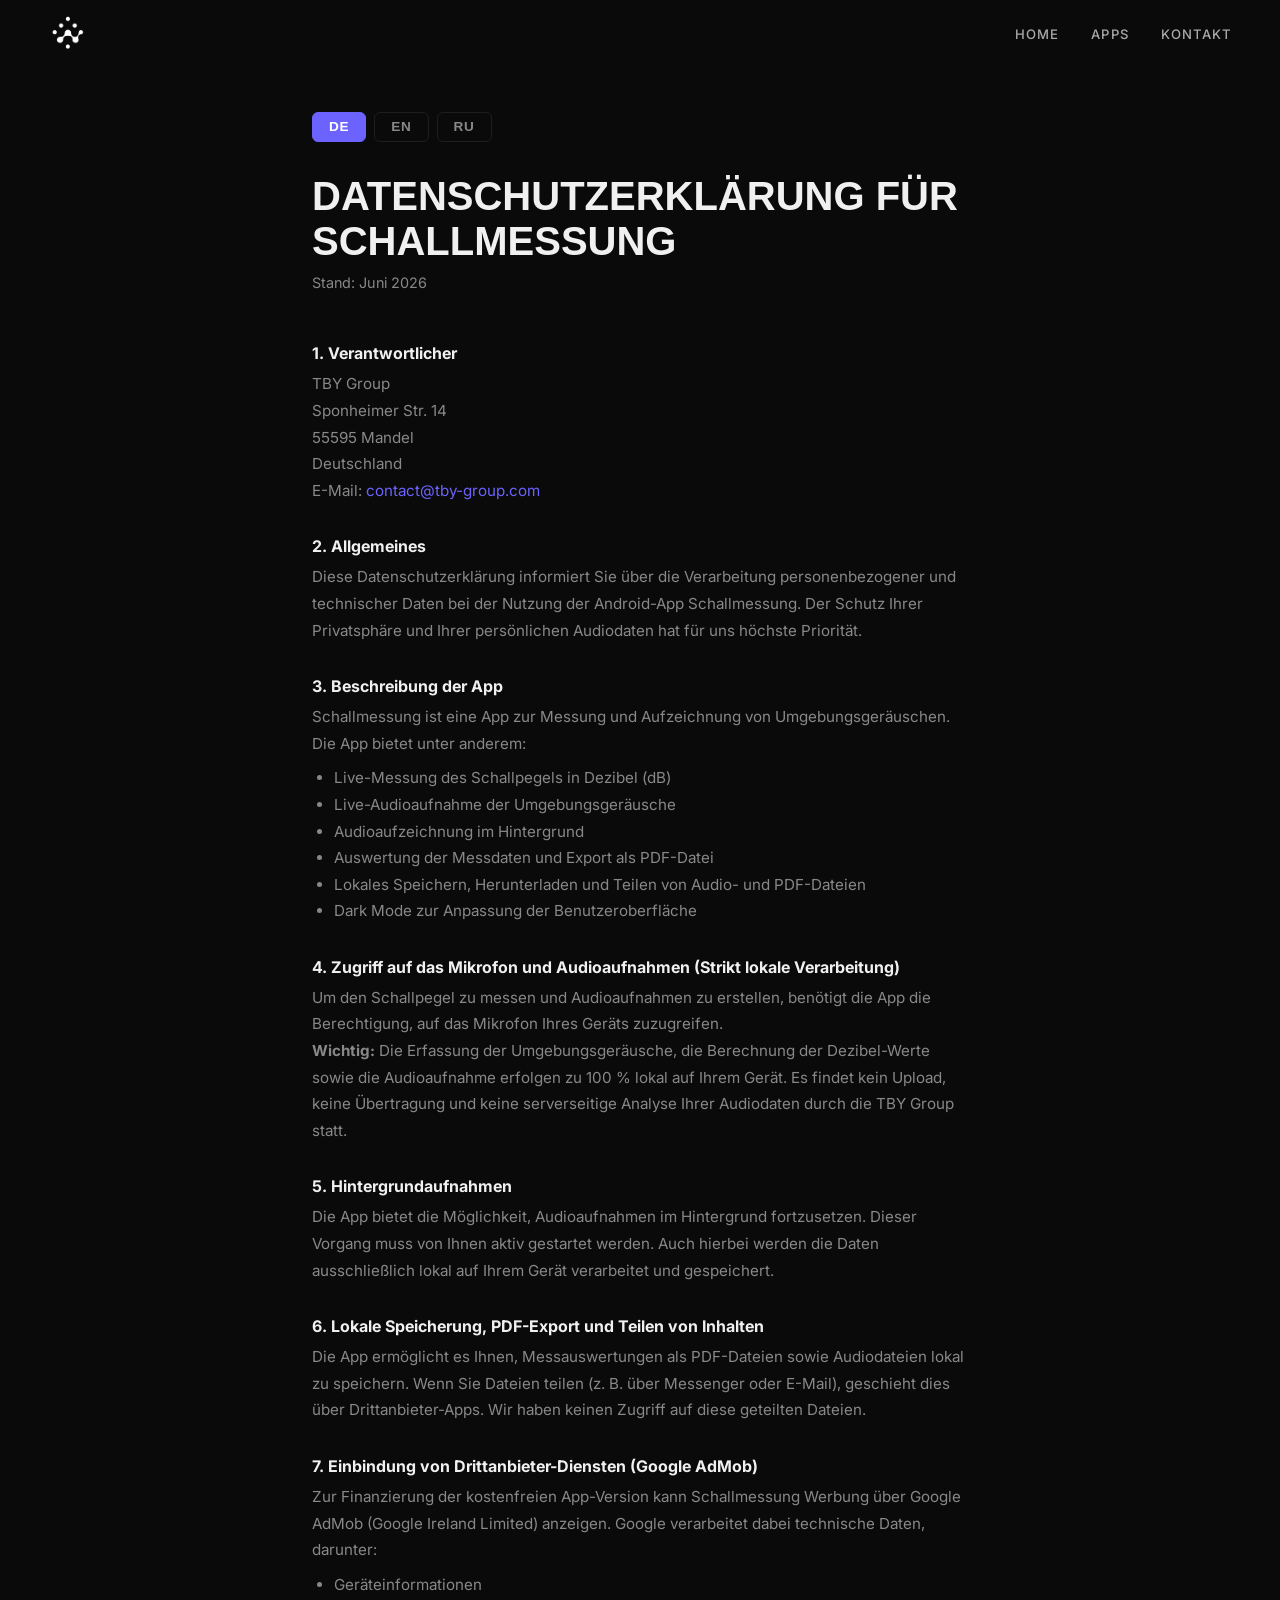
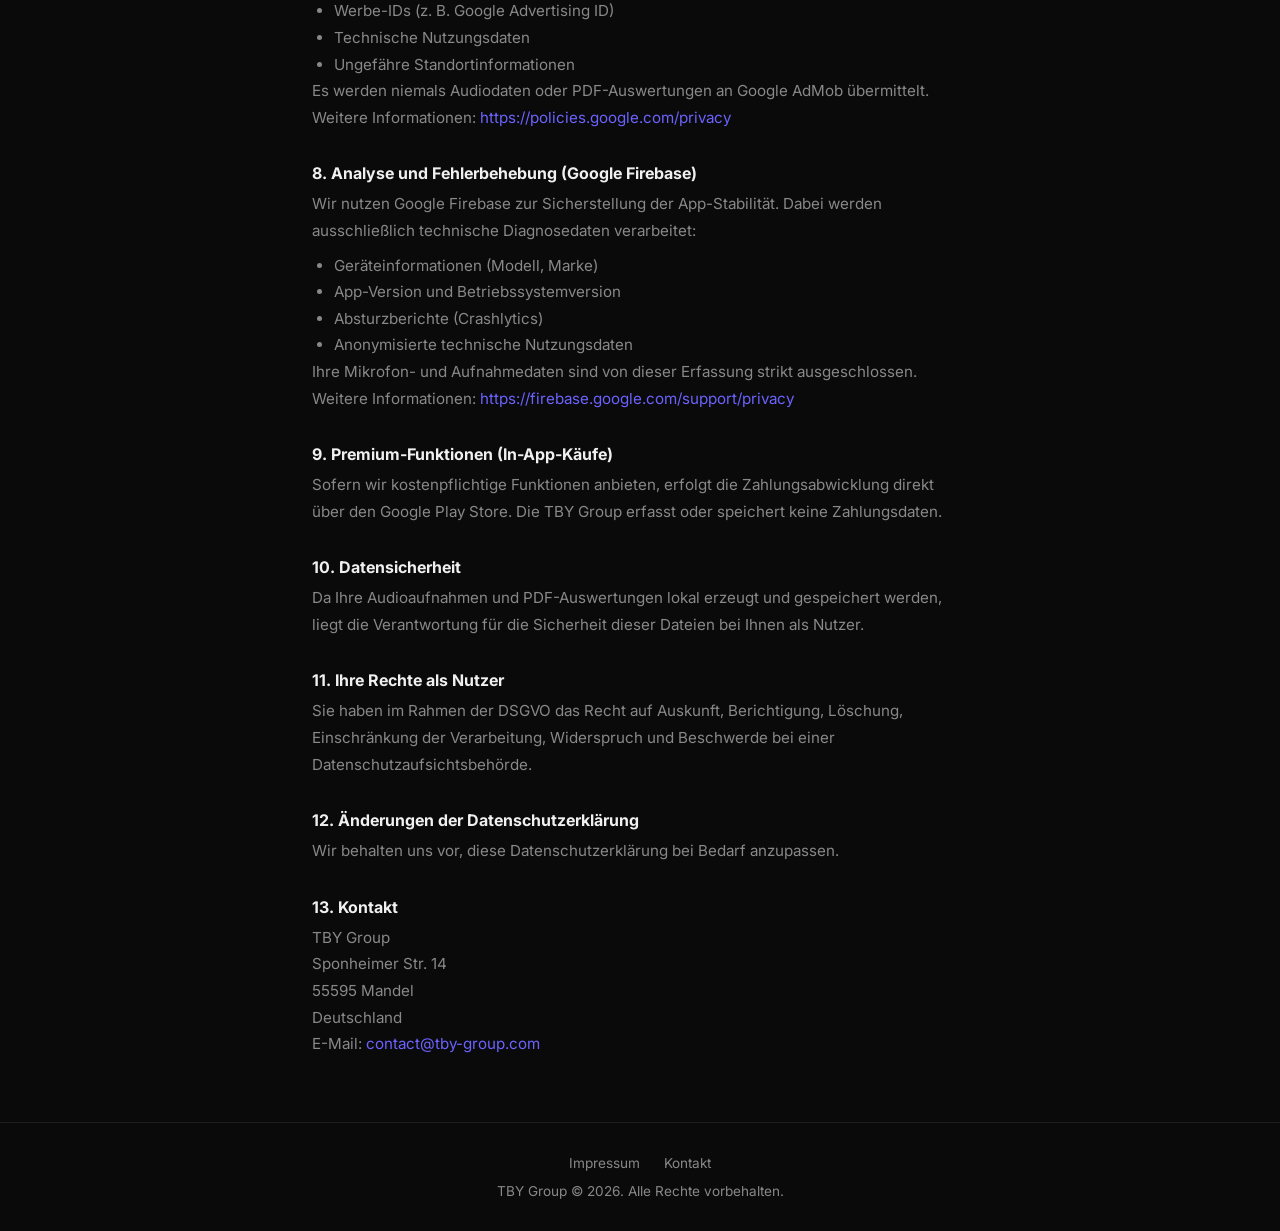
<file: datenschutz-soundmeter.html>
<!DOCTYPE html>
<html lang="de">
<head>
  <meta charset="UTF-8" />
  <meta name="viewport" content="width=device-width, initial-scale=1.0" />
  <title>Datenschutz Schallmessung – TBY Group</title>
  <link rel="stylesheet" href="style.css" />
  <link rel="icon" type="image/png" href="favicon.png" />
  <style>
    .lang-switcher { display: flex; gap: 0.5rem; margin-bottom: 2rem; }
    .lang-btn { padding: 0.4rem 1rem; border: 1px solid var(--border); background: transparent; color: var(--muted); border-radius: 6px; cursor: pointer; font-size: 0.85rem; font-weight: 600; letter-spacing: 0.05em; transition: all 0.2s; }
    .lang-btn.active { background: var(--accent); color: #fff; border-color: var(--accent); }
    .lang-content { display: none; }
    .lang-content.active { display: block; }
  </style>
</head>
<body>
<nav id="navbar" class="scrolled">
  <a href="index.html" class="nav-brand"><img src="logo-icon.png" alt="TBY Group" class="nav-logo" /></a>
  <ul class="nav-links">
    <li><a href="index.html">Home</a></li>
    <li><a href="index.html#apps">Apps</a></li>
    <li><a href="kontakt.html">Kontakt</a></li>
  </ul>
</nav>
<main>
  <div class="page-content">

    <div class="lang-switcher">
      <button class="lang-btn active" onclick="setLang('de')">DE</button>
      <button class="lang-btn" onclick="setLang('en')">EN</button>
      <button class="lang-btn" onclick="setLang('ru')">RU</button>
    </div>

    <!-- DEUTSCH -->
    <div class="lang-content active" id="lang-de">
      <h1>Datenschutzerklärung für Schallmessung</h1>
      <p class="subtitle">Stand: Juni 2026</p>
      <h2>1. Verantwortlicher</h2>
      <p>TBY Group<br />Sponheimer Str. 14<br />55595 Mandel<br />Deutschland<br />E-Mail: <a href="mailto:contact@tby-group.com">contact@tby-group.com</a></p>
      <h2>2. Allgemeines</h2>
      <p>Diese Datenschutzerklärung informiert Sie über die Verarbeitung personenbezogener und technischer Daten bei der Nutzung der Android-App Schallmessung. Der Schutz Ihrer Privatsphäre und Ihrer persönlichen Audiodaten hat für uns höchste Priorität.</p>
      <h2>3. Beschreibung der App</h2>
      <p>Schallmessung ist eine App zur Messung und Aufzeichnung von Umgebungsgeräuschen. Die App bietet unter anderem:</p>
      <ul>
        <li>Live-Messung des Schallpegels in Dezibel (dB)</li>
        <li>Live-Audioaufnahme der Umgebungsgeräusche</li>
        <li>Audioaufzeichnung im Hintergrund</li>
        <li>Auswertung der Messdaten und Export als PDF-Datei</li>
        <li>Lokales Speichern, Herunterladen und Teilen von Audio- und PDF-Dateien</li>
        <li>Dark Mode zur Anpassung der Benutzeroberfläche</li>
      </ul>
      <h2>4. Zugriff auf das Mikrofon und Audioaufnahmen (Strikt lokale Verarbeitung)</h2>
      <p>Um den Schallpegel zu messen und Audioaufnahmen zu erstellen, benötigt die App die Berechtigung, auf das Mikrofon Ihres Geräts zuzugreifen.<br /><strong>Wichtig:</strong> Die Erfassung der Umgebungsgeräusche, die Berechnung der Dezibel-Werte sowie die Audioaufnahme erfolgen zu 100 % lokal auf Ihrem Gerät. Es findet kein Upload, keine Übertragung und keine serverseitige Analyse Ihrer Audiodaten durch die TBY Group statt.</p>
      <h2>5. Hintergrundaufnahmen</h2>
      <p>Die App bietet die Möglichkeit, Audioaufnahmen im Hintergrund fortzusetzen. Dieser Vorgang muss von Ihnen aktiv gestartet werden. Auch hierbei werden die Daten ausschließlich lokal auf Ihrem Gerät verarbeitet und gespeichert.</p>
      <h2>6. Lokale Speicherung, PDF-Export und Teilen von Inhalten</h2>
      <p>Die App ermöglicht es Ihnen, Messauswertungen als PDF-Dateien sowie Audiodateien lokal zu speichern. Wenn Sie Dateien teilen (z. B. über Messenger oder E-Mail), geschieht dies über Drittanbieter-Apps. Wir haben keinen Zugriff auf diese geteilten Dateien.</p>
      <h2>7. Einbindung von Drittanbieter-Diensten (Google AdMob)</h2>
      <p>Zur Finanzierung der kostenfreien App-Version kann Schallmessung Werbung über Google AdMob (Google Ireland Limited) anzeigen. Google verarbeitet dabei technische Daten, darunter:</p>
      <ul>
        <li>Geräteinformationen</li>
        <li>Werbe-IDs (z. B. Google Advertising ID)</li>
        <li>Technische Nutzungsdaten</li>
        <li>Ungefähre Standortinformationen</li>
      </ul>
      <p>Es werden niemals Audiodaten oder PDF-Auswertungen an Google AdMob übermittelt.<br />Weitere Informationen: <a href="https://policies.google.com/privacy" target="_blank" rel="noopener">https://policies.google.com/privacy</a></p>
      <h2>8. Analyse und Fehlerbehebung (Google Firebase)</h2>
      <p>Wir nutzen Google Firebase zur Sicherstellung der App-Stabilität. Dabei werden ausschließlich technische Diagnosedaten verarbeitet:</p>
      <ul>
        <li>Geräteinformationen (Modell, Marke)</li>
        <li>App-Version und Betriebssystemversion</li>
        <li>Absturzberichte (Crashlytics)</li>
        <li>Anonymisierte technische Nutzungsdaten</li>
      </ul>
      <p>Ihre Mikrofon- und Aufnahmedaten sind von dieser Erfassung strikt ausgeschlossen.<br />Weitere Informationen: <a href="https://firebase.google.com/support/privacy" target="_blank" rel="noopener">https://firebase.google.com/support/privacy</a></p>
      <h2>9. Premium-Funktionen (In-App-Käufe)</h2>
      <p>Sofern wir kostenpflichtige Funktionen anbieten, erfolgt die Zahlungsabwicklung direkt über den Google Play Store. Die TBY Group erfasst oder speichert keine Zahlungsdaten.</p>
      <h2>10. Datensicherheit</h2>
      <p>Da Ihre Audioaufnahmen und PDF-Auswertungen lokal erzeugt und gespeichert werden, liegt die Verantwortung für die Sicherheit dieser Dateien bei Ihnen als Nutzer.</p>
      <h2>11. Ihre Rechte als Nutzer</h2>
      <p>Sie haben im Rahmen der DSGVO das Recht auf Auskunft, Berichtigung, Löschung, Einschränkung der Verarbeitung, Widerspruch und Beschwerde bei einer Datenschutzaufsichtsbehörde.</p>
      <h2>12. Änderungen der Datenschutzerklärung</h2>
      <p>Wir behalten uns vor, diese Datenschutzerklärung bei Bedarf anzupassen.</p>
      <h2>13. Kontakt</h2>
      <p>TBY Group<br />Sponheimer Str. 14<br />55595 Mandel<br />Deutschland<br />E-Mail: <a href="mailto:contact@tby-group.com">contact@tby-group.com</a></p>
    </div>

    <!-- ENGLISH -->
    <div class="lang-content" id="lang-en">
      <h1>Privacy Policy for Sound Meter</h1>
      <p class="subtitle">Last updated: June 2026</p>
      <h2>1. Controller</h2>
      <p>TBY Group<br />Sponheimer Str. 14<br />55595 Mandel<br />Germany<br />Email: <a href="mailto:contact@tby-group.com">contact@tby-group.com</a></p>
      <h2>2. General</h2>
      <p>This privacy policy informs you about the processing of personal and technical data when using the Android app Sound Meter. Protecting your privacy and personal audio data is our highest priority.</p>
      <h2>3. App Description</h2>
      <p>Sound Meter is an app for measuring and recording ambient sounds. Features include:</p>
      <ul>
        <li>Live sound level measurement in decibels (dB)</li>
        <li>Live audio recording of ambient sounds</li>
        <li>Background audio recording</li>
        <li>Analysis of measurement data and export as PDF</li>
        <li>Local saving, downloading and sharing of audio and PDF files</li>
        <li>Dark mode for UI customization</li>
      </ul>
      <h2>4. Microphone Access and Audio Recordings (Strictly Local Processing)</h2>
      <p>To measure sound levels and create audio recordings, the app requires permission to access your device's microphone.<br /><strong>Important:</strong> The capture of ambient sounds, calculation of decibel values, and audio recording are processed 100% locally on your device. No audio data is uploaded, transmitted, or analyzed server-side by TBY Group.</p>
      <h2>5. Background Recording</h2>
      <p>The app offers the option to continue audio recordings in the background. This must be actively started by you. Data is processed and stored exclusively locally on your device.</p>
      <h2>6. Local Storage, PDF Export and Sharing</h2>
      <p>The app lets you save measurement reports as PDF files and audio files locally. When you share files (e.g. via messenger or email), this is done through third-party apps. We have no access to these shared files.</p>
      <h2>7. Third-Party Services (Google AdMob)</h2>
      <p>To fund the free version, Sound Meter may display ads via Google AdMob (Google Ireland Limited). Google processes technical data including:</p>
      <ul>
        <li>Device information</li>
        <li>Advertising IDs (e.g. Google Advertising ID)</li>
        <li>Technical usage data</li>
        <li>Approximate location information</li>
      </ul>
      <p>Audio data or PDF reports are never transmitted to Google AdMob.<br />More information: <a href="https://policies.google.com/privacy" target="_blank" rel="noopener">https://policies.google.com/privacy</a></p>
      <h2>8. Analytics and Crash Reporting (Google Firebase)</h2>
      <p>We use Google Firebase to ensure app stability. Only technical diagnostic data is processed:</p>
      <ul>
        <li>Device information (model, brand)</li>
        <li>App version and OS version</li>
        <li>Crash reports (Crashlytics)</li>
        <li>Anonymized technical usage data</li>
      </ul>
      <p>Your microphone and recording data are strictly excluded from this collection.<br />More information: <a href="https://firebase.google.com/support/privacy" target="_blank" rel="noopener">https://firebase.google.com/support/privacy</a></p>
      <h2>9. Premium Features (In-App Purchases)</h2>
      <p>If we offer paid features, all payment processing is handled by the Google Play Store. TBY Group does not collect or store payment data.</p>
      <h2>10. Data Security</h2>
      <p>Since your audio recordings and PDF reports are created and stored locally, responsibility for the security of these files rests with you as the user.</p>
      <h2>11. Your Rights</h2>
      <p>Under applicable law (GDPR), you have the right to access, rectify, erase, restrict processing, object, and lodge a complaint with a supervisory authority.</p>
      <h2>12. Changes to This Policy</h2>
      <p>We reserve the right to update this privacy policy as needed.</p>
      <h2>13. Contact</h2>
      <p>TBY Group<br />Sponheimer Str. 14<br />55595 Mandel<br />Germany<br />Email: <a href="mailto:contact@tby-group.com">contact@tby-group.com</a></p>
    </div>

    <!-- РУССКИЙ -->
    <div class="lang-content" id="lang-ru">
      <h1>Политика конфиденциальности для Schallmessung</h1>
      <p class="subtitle">Актуально: июнь 2026</p>
      <h2>1. Ответственный</h2>
      <p>TBY Group<br />Sponheimer Str. 14<br />55595 Mandel<br />Германия<br />E-mail: <a href="mailto:contact@tby-group.com">contact@tby-group.com</a></p>
      <h2>2. Общие положения</h2>
      <p>Настоящая политика конфиденциальности информирует вас об обработке данных при использовании Android-приложения Schallmessung. Защита вашей конфиденциальности и аудиоданных является для нас высшим приоритетом.</p>
      <h2>3. Описание приложения</h2>
      <p>Schallmessung — приложение для измерения и записи окружающих звуков. Функции включают:</p>
      <ul>
        <li>Измерение уровня звука в реальном времени в децибелах (дБ)</li>
        <li>Живая запись окружающих звуков</li>
        <li>Запись звука в фоновом режиме</li>
        <li>Анализ данных измерений и экспорт в PDF</li>
        <li>Локальное сохранение, загрузка и отправка аудио и PDF-файлов</li>
        <li>Тёмный режим интерфейса</li>
      </ul>
      <h2>4. Доступ к микрофону и аудиозаписи (исключительно локальная обработка)</h2>
      <p>Для измерения уровня звука приложению необходим доступ к микрофону вашего устройства.<br /><strong>Важно:</strong> Запись звука, вычисление значений децибел и создание аудиозаписей выполняются на 100% локально на вашем устройстве. TBY Group не загружает, не передаёт и не анализирует ваши аудиоданные на серверах.</p>
      <h2>5. Фоновая запись</h2>
      <p>Приложение позволяет продолжать аудиозапись в фоновом режиме. Этот процесс должен быть активно запущен вами. Данные обрабатываются и хранятся исключительно локально на вашем устройстве.</p>
      <h2>6. Локальное хранение, экспорт PDF и отправка файлов</h2>
      <p>Приложение позволяет сохранять отчёты в формате PDF и аудиофайлы локально. При отправке файлов (например, через мессенджер или e-mail) это происходит через сторонние приложения. Мы не имеем доступа к этим файлам.</p>
      <h2>7. Сторонние сервисы (Google AdMob)</h2>
      <p>Для финансирования бесплатной версии приложение может показывать рекламу через Google AdMob (Google Ireland Limited). Google обрабатывает технические данные, в том числе:</p>
      <ul>
        <li>Информацию об устройстве</li>
        <li>Рекламные идентификаторы (Google Advertising ID)</li>
        <li>Технические данные об использовании</li>
        <li>Приблизительные данные о местоположении</li>
      </ul>
      <p>Аудиоданные и PDF-отчёты никогда не передаются в Google AdMob.<br />Подробнее: <a href="https://policies.google.com/privacy" target="_blank" rel="noopener">https://policies.google.com/privacy</a></p>
      <h2>8. Аналитика и отчёты об ошибках (Google Firebase)</h2>
      <p>Мы используем Google Firebase для обеспечения стабильности приложения. Обрабатываются только технические диагностические данные:</p>
      <ul>
        <li>Информация об устройстве (модель, марка)</li>
        <li>Версия приложения и версия ОС</li>
        <li>Отчёты о сбоях (Crashlytics)</li>
        <li>Анонимизированные технические данные</li>
      </ul>
      <p>Ваши данные микрофона и записи строго исключены из этого сбора.<br />Подробнее: <a href="https://firebase.google.com/support/privacy" target="_blank" rel="noopener">https://firebase.google.com/support/privacy</a></p>
      <h2>9. Премиум-функции (внутренние покупки)</h2>
      <p>Если мы предлагаем платные функции, все платежи обрабатываются через Google Play Store. TBY Group не собирает и не хранит платёжные данные.</p>
      <h2>10. Безопасность данных</h2>
      <p>Поскольку ваши аудиозаписи и PDF-отчёты создаются и хранятся локально, ответственность за безопасность этих файлов лежит на вас как пользователе.</p>
      <h2>11. Ваши права</h2>
      <p>В соответствии с GDPR вы имеете право на доступ, исправление, удаление, ограничение обработки, возражение и подачу жалобы в надзорный орган.</p>
      <h2>12. Изменения политики</h2>
      <p>Мы оставляем за собой право обновлять настоящую политику конфиденциальности по мере необходимости.</p>
      <h2>13. Контакт</h2>
      <p>TBY Group<br />Sponheimer Str. 14<br />55595 Mandel<br />Германия<br />E-mail: <a href="mailto:contact@tby-group.com">contact@tby-group.com</a></p>
    </div>

  </div>
</main>
<footer>
  <p><a href="impressum.html">Impressum</a><a href="kontakt.html">Kontakt</a></p>
  <p style="margin-top:0.75rem;">TBY Group &copy; 2026. Alle Rechte vorbehalten.</p>
</footer>
<script>
  function setLang(lang) {
    document.querySelectorAll('.lang-content').forEach(el => el.classList.remove('active'));
    document.querySelectorAll('.lang-btn').forEach(el => el.classList.remove('active'));
    document.getElementById('lang-' + lang).classList.add('active');
    event.target.classList.add('active');
  }
  window.addEventListener('scroll', () => {
    document.getElementById('navbar').classList.toggle('scrolled', window.scrollY > 50);
  });
</script>
</body>
</html>
</file>
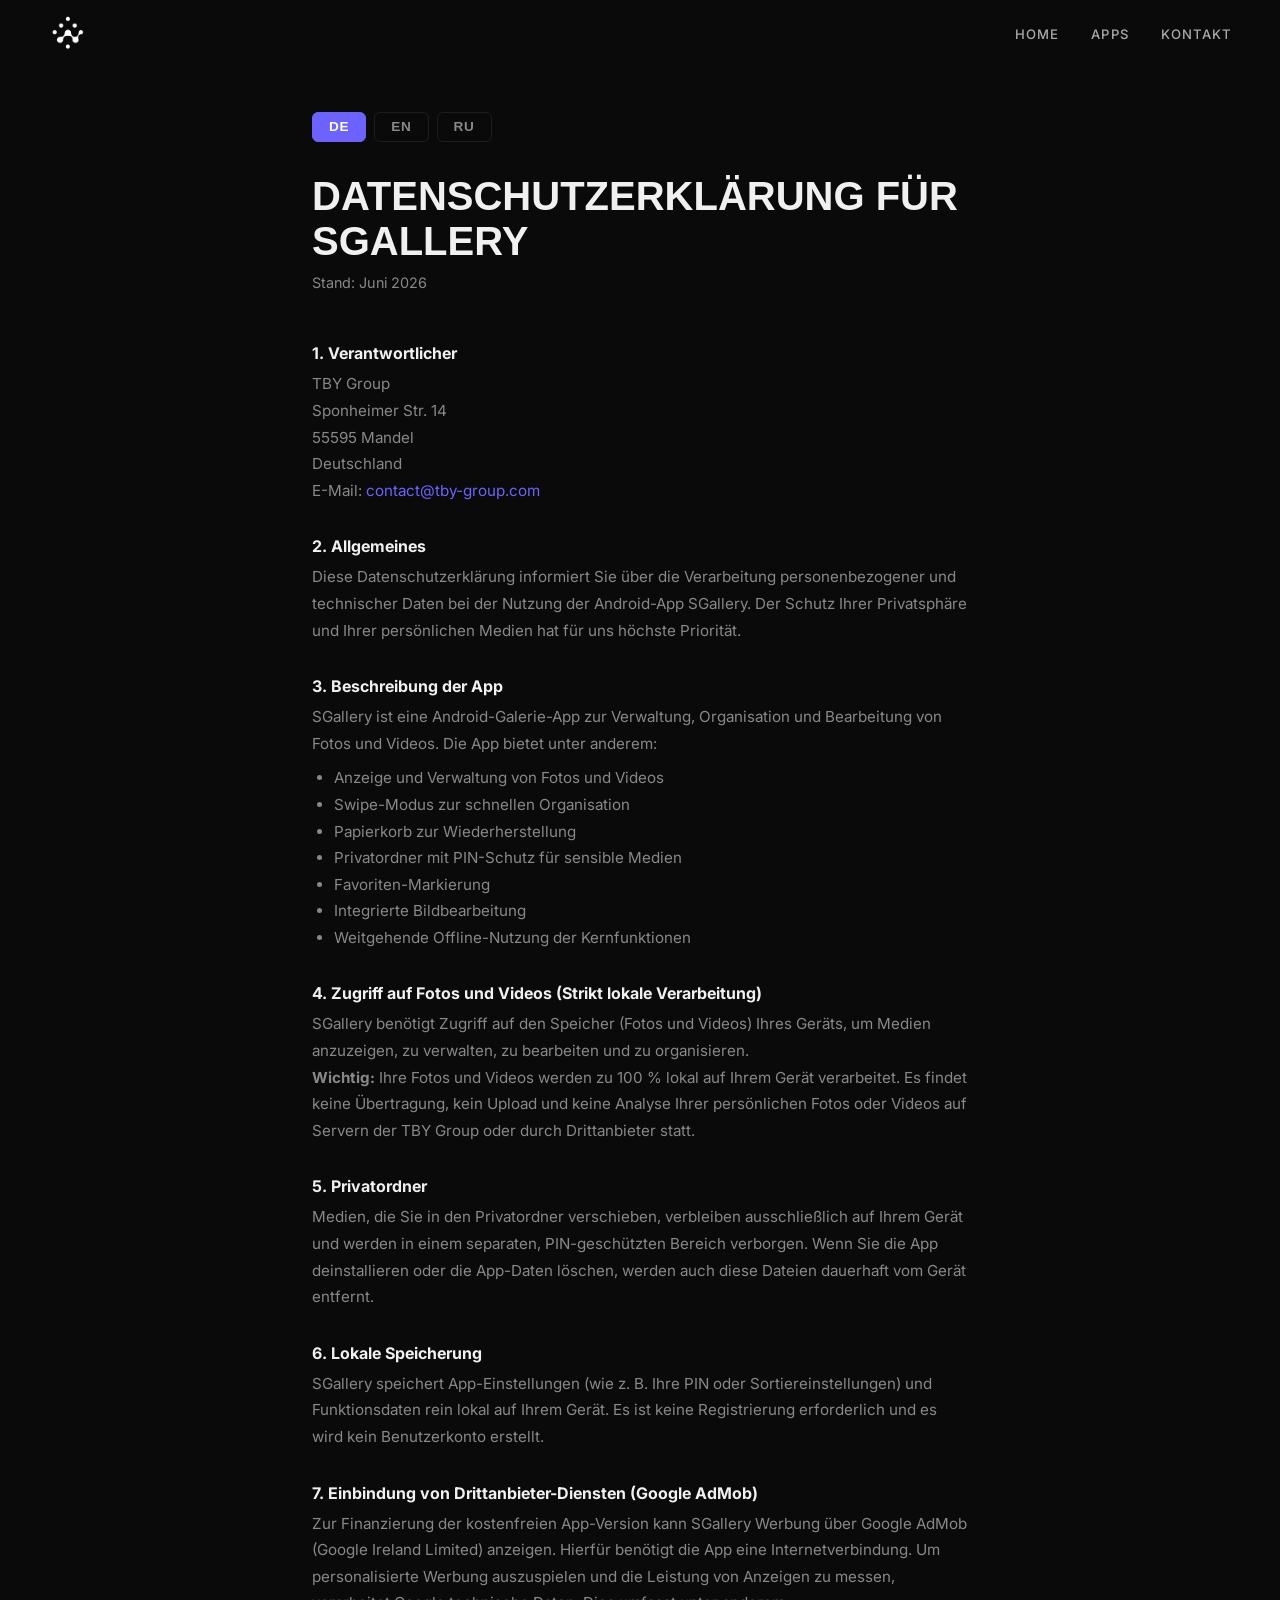
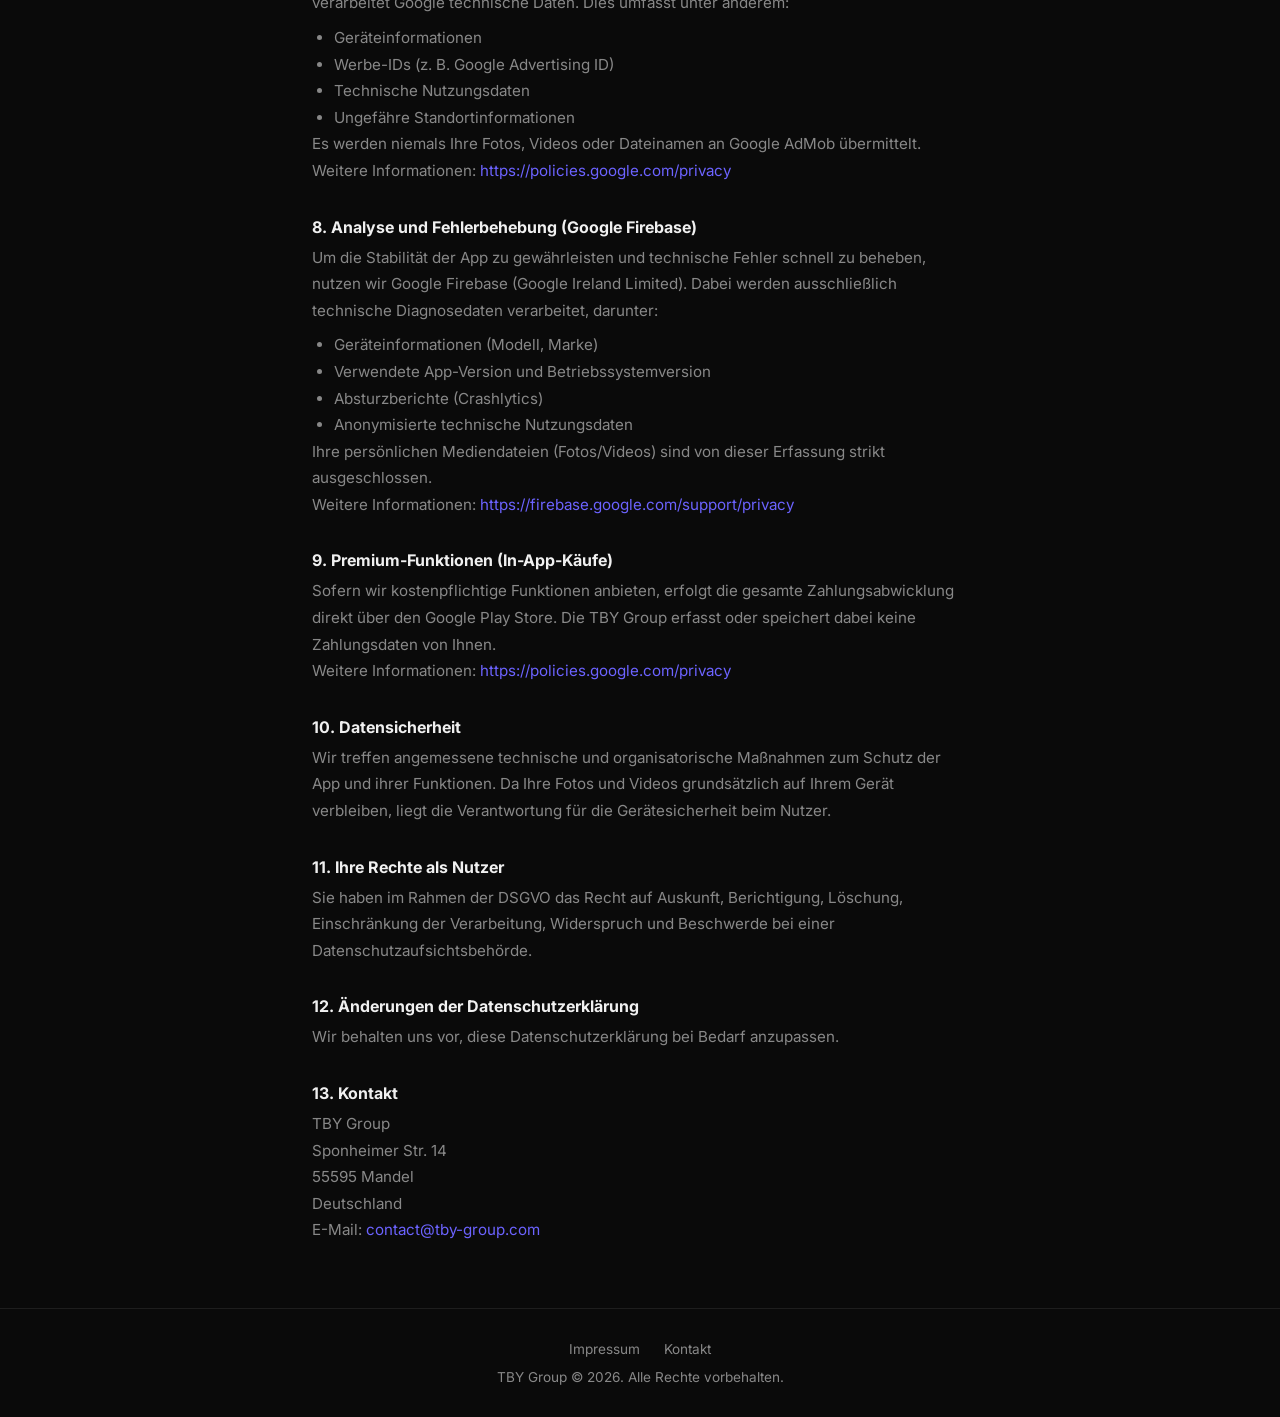
<file: datenschutz.html>
<!DOCTYPE html>
<html lang="de">
<head>
  <meta charset="UTF-8" />
  <meta name="viewport" content="width=device-width, initial-scale=1.0" />
  <title>Datenschutz SGallery – TBY Group</title>
  <link rel="stylesheet" href="style.css" />
  <link rel="icon" type="image/png" href="favicon.png" />
  <style>
    .lang-switcher {
      display: flex;
      gap: 0.5rem;
      margin-bottom: 2rem;
    }
    .lang-btn {
      padding: 0.4rem 1rem;
      border: 1px solid var(--border);
      background: transparent;
      color: var(--muted);
      border-radius: 6px;
      cursor: pointer;
      font-size: 0.85rem;
      font-weight: 600;
      letter-spacing: 0.05em;
      transition: all 0.2s;
    }
    .lang-btn.active {
      background: var(--accent);
      color: #fff;
      border-color: var(--accent);
    }
    .lang-content { display: none; }
    .lang-content.active { display: block; }
  </style>
</head>
<body>
<nav id="navbar" class="scrolled">
  <a href="index.html" class="nav-brand"><img src="logo-icon.png" alt="TBY Group" class="nav-logo" /></a>
  <ul class="nav-links">
    <li><a href="index.html">Home</a></li>
    <li><a href="index.html#apps">Apps</a></li>
    <li><a href="kontakt.html">Kontakt</a></li>
  </ul>
</nav>
<main>
  <div class="page-content">

    <div class="lang-switcher">
      <button class="lang-btn active" onclick="setLang('de')">DE</button>
      <button class="lang-btn" onclick="setLang('en')">EN</button>
      <button class="lang-btn" onclick="setLang('ru')">RU</button>
    </div>

    <!-- DEUTSCH -->
    <div class="lang-content active" id="lang-de">
      <h1>Datenschutzerklärung für SGallery</h1>
      <p class="subtitle">Stand: Juni 2026</p>
      <h2>1. Verantwortlicher</h2>
      <p>TBY Group<br />Sponheimer Str. 14<br />55595 Mandel<br />Deutschland<br />E-Mail: <a href="mailto:contact@tby-group.com">contact@tby-group.com</a></p>
      <h2>2. Allgemeines</h2>
      <p>Diese Datenschutzerklärung informiert Sie über die Verarbeitung personenbezogener und technischer Daten bei der Nutzung der Android-App SGallery. Der Schutz Ihrer Privatsphäre und Ihrer persönlichen Medien hat für uns höchste Priorität.</p>
      <h2>3. Beschreibung der App</h2>
      <p>SGallery ist eine Android-Galerie-App zur Verwaltung, Organisation und Bearbeitung von Fotos und Videos. Die App bietet unter anderem:</p>
      <ul>
        <li>Anzeige und Verwaltung von Fotos und Videos</li>
        <li>Swipe-Modus zur schnellen Organisation</li>
        <li>Papierkorb zur Wiederherstellung</li>
        <li>Privatordner mit PIN-Schutz für sensible Medien</li>
        <li>Favoriten-Markierung</li>
        <li>Integrierte Bildbearbeitung</li>
        <li>Weitgehende Offline-Nutzung der Kernfunktionen</li>
      </ul>
      <h2>4. Zugriff auf Fotos und Videos (Strikt lokale Verarbeitung)</h2>
      <p>SGallery benötigt Zugriff auf den Speicher (Fotos und Videos) Ihres Geräts, um Medien anzuzeigen, zu verwalten, zu bearbeiten und zu organisieren.<br /><strong>Wichtig:</strong> Ihre Fotos und Videos werden zu 100 % lokal auf Ihrem Gerät verarbeitet. Es findet keine Übertragung, kein Upload und keine Analyse Ihrer persönlichen Fotos oder Videos auf Servern der TBY Group oder durch Drittanbieter statt.</p>
      <h2>5. Privatordner</h2>
      <p>Medien, die Sie in den Privatordner verschieben, verbleiben ausschließlich auf Ihrem Gerät und werden in einem separaten, PIN-geschützten Bereich verborgen. Wenn Sie die App deinstallieren oder die App-Daten löschen, werden auch diese Dateien dauerhaft vom Gerät entfernt.</p>
      <h2>6. Lokale Speicherung</h2>
      <p>SGallery speichert App-Einstellungen (wie z. B. Ihre PIN oder Sortiereinstellungen) und Funktionsdaten rein lokal auf Ihrem Gerät. Es ist keine Registrierung erforderlich und es wird kein Benutzerkonto erstellt.</p>
      <h2>7. Einbindung von Drittanbieter-Diensten (Google AdMob)</h2>
      <p>Zur Finanzierung der kostenfreien App-Version kann SGallery Werbung über Google AdMob (Google Ireland Limited) anzeigen. Hierfür benötigt die App eine Internetverbindung. Um personalisierte Werbung auszuspielen und die Leistung von Anzeigen zu messen, verarbeitet Google technische Daten. Dies umfasst unter anderem:</p>
      <ul>
        <li>Geräteinformationen</li>
        <li>Werbe-IDs (z. B. Google Advertising ID)</li>
        <li>Technische Nutzungsdaten</li>
        <li>Ungefähre Standortinformationen</li>
      </ul>
      <p>Es werden niemals Ihre Fotos, Videos oder Dateinamen an Google AdMob übermittelt.<br />Weitere Informationen: <a href="https://policies.google.com/privacy" target="_blank" rel="noopener">https://policies.google.com/privacy</a></p>
      <h2>8. Analyse und Fehlerbehebung (Google Firebase)</h2>
      <p>Um die Stabilität der App zu gewährleisten und technische Fehler schnell zu beheben, nutzen wir Google Firebase (Google Ireland Limited). Dabei werden ausschließlich technische Diagnosedaten verarbeitet, darunter:</p>
      <ul>
        <li>Geräteinformationen (Modell, Marke)</li>
        <li>Verwendete App-Version und Betriebssystemversion</li>
        <li>Absturzberichte (Crashlytics)</li>
        <li>Anonymisierte technische Nutzungsdaten</li>
      </ul>
      <p>Ihre persönlichen Mediendateien (Fotos/Videos) sind von dieser Erfassung strikt ausgeschlossen.<br />Weitere Informationen: <a href="https://firebase.google.com/support/privacy" target="_blank" rel="noopener">https://firebase.google.com/support/privacy</a></p>
      <h2>9. Premium-Funktionen (In-App-Käufe)</h2>
      <p>Sofern wir kostenpflichtige Funktionen anbieten, erfolgt die gesamte Zahlungsabwicklung direkt über den Google Play Store. Die TBY Group erfasst oder speichert dabei keine Zahlungsdaten von Ihnen.<br />Weitere Informationen: <a href="https://policies.google.com/privacy" target="_blank" rel="noopener">https://policies.google.com/privacy</a></p>
      <h2>10. Datensicherheit</h2>
      <p>Wir treffen angemessene technische und organisatorische Maßnahmen zum Schutz der App und ihrer Funktionen. Da Ihre Fotos und Videos grundsätzlich auf Ihrem Gerät verbleiben, liegt die Verantwortung für die Gerätesicherheit beim Nutzer.</p>
      <h2>11. Ihre Rechte als Nutzer</h2>
      <p>Sie haben im Rahmen der DSGVO das Recht auf Auskunft, Berichtigung, Löschung, Einschränkung der Verarbeitung, Widerspruch und Beschwerde bei einer Datenschutzaufsichtsbehörde.</p>
      <h2>12. Änderungen der Datenschutzerklärung</h2>
      <p>Wir behalten uns vor, diese Datenschutzerklärung bei Bedarf anzupassen.</p>
      <h2>13. Kontakt</h2>
      <p>TBY Group<br />Sponheimer Str. 14<br />55595 Mandel<br />Deutschland<br />E-Mail: <a href="mailto:contact@tby-group.com">contact@tby-group.com</a></p>
    </div>

    <!-- ENGLISH -->
    <div class="lang-content" id="lang-en">
      <h1>Privacy Policy for SGallery</h1>
      <p class="subtitle">Last updated: June 2026</p>
      <h2>1. Controller</h2>
      <p>TBY Group<br />Sponheimer Str. 14<br />55595 Mandel<br />Germany<br />Email: <a href="mailto:contact@tby-group.com">contact@tby-group.com</a></p>
      <h2>2. General</h2>
      <p>This privacy policy informs you about the processing of personal and technical data when using the Android app SGallery. Protecting your privacy and personal media is our highest priority.</p>
      <h2>3. App Description</h2>
      <p>SGallery is an Android gallery app for managing, organizing, and editing photos and videos. Features include:</p>
      <ul>
        <li>Display and management of photos and videos</li>
        <li>Swipe mode for quick organization</li>
        <li>Recycle bin for recovery</li>
        <li>Private folder with PIN protection for sensitive media</li>
        <li>Favorites marking</li>
        <li>Built-in photo editor</li>
        <li>Largely offline use of core functions</li>
      </ul>
      <h2>4. Access to Photos and Videos (Strictly Local Processing)</h2>
      <p>SGallery requires access to your device's storage (photos and videos) to display, manage, edit and organize media.<br /><strong>Important:</strong> Your photos and videos are processed 100% locally on your device. No personal photos or videos are transmitted, uploaded or analyzed on TBY Group servers or by third parties.</p>
      <h2>5. Private Folder</h2>
      <p>Media moved to the private folder remain exclusively on your device in a separate PIN-protected area. If you uninstall the app or clear app data, these files will be permanently removed from your device.</p>
      <h2>6. Local Storage</h2>
      <p>SGallery stores app settings (e.g. your PIN or sorting preferences) and functional data purely locally on your device. No registration is required and no user account is created.</p>
      <h2>7. Third-Party Services (Google AdMob)</h2>
      <p>To fund the free version of the app, SGallery may display ads via Google AdMob (Google Ireland Limited). To serve personalized ads and measure ad performance, Google processes technical data including:</p>
      <ul>
        <li>Device information</li>
        <li>Advertising IDs (e.g. Google Advertising ID)</li>
        <li>Technical usage data</li>
        <li>Approximate location information</li>
      </ul>
      <p>Your photos, videos or file names are never transmitted to Google AdMob.<br />More information: <a href="https://policies.google.com/privacy" target="_blank" rel="noopener">https://policies.google.com/privacy</a></p>
      <h2>8. Analytics and Crash Reporting (Google Firebase)</h2>
      <p>To ensure app stability and fix technical issues quickly, we use Google Firebase (Google Ireland Limited). Only technical diagnostic data is processed, including:</p>
      <ul>
        <li>Device information (model, brand)</li>
        <li>App version and OS version</li>
        <li>Crash reports (Crashlytics)</li>
        <li>Anonymized technical usage data</li>
      </ul>
      <p>Your personal media files (photos/videos) are strictly excluded from this collection.<br />More information: <a href="https://firebase.google.com/support/privacy" target="_blank" rel="noopener">https://firebase.google.com/support/privacy</a></p>
      <h2>9. Premium Features (In-App Purchases)</h2>
      <p>If we offer paid features, all payment processing is handled directly by the Google Play Store. TBY Group does not collect or store any payment data.<br />More information: <a href="https://policies.google.com/privacy" target="_blank" rel="noopener">https://policies.google.com/privacy</a></p>
      <h2>10. Data Security</h2>
      <p>We take appropriate technical and organizational measures to protect the app and its functions. Since your photos and videos remain on your device, responsibility for device security rests with the user.</p>
      <h2>11. Your Rights</h2>
      <p>Under applicable law (especially GDPR), you have the right to access, rectify, erase, restrict processing, object, and lodge a complaint with a supervisory authority.</p>
      <h2>12. Changes to This Policy</h2>
      <p>We reserve the right to update this privacy policy as needed to reflect legal requirements or changes to our services.</p>
      <h2>13. Contact</h2>
      <p>TBY Group<br />Sponheimer Str. 14<br />55595 Mandel<br />Germany<br />Email: <a href="mailto:contact@tby-group.com">contact@tby-group.com</a></p>
    </div>

    <!-- РУССКИЙ -->
    <div class="lang-content" id="lang-ru">
      <h1>Политика конфиденциальности для SGallery</h1>
      <p class="subtitle">Актуально: июнь 2026</p>
      <h2>1. Ответственный</h2>
      <p>TBY Group<br />Sponheimer Str. 14<br />55595 Mandel<br />Германия<br />E-mail: <a href="mailto:contact@tby-group.com">contact@tby-group.com</a></p>
      <h2>2. Общие положения</h2>
      <p>Настоящая политика конфиденциальности информирует вас об обработке персональных и технических данных при использовании Android-приложения SGallery. Защита вашей конфиденциальности и личных медиафайлов является для нас высшим приоритетом.</p>
      <h2>3. Описание приложения</h2>
      <p>SGallery — это Android-приложение для управления, организации и редактирования фото и видео. Функции включают:</p>
      <ul>
        <li>Просмотр и управление фото и видео</li>
        <li>Режим свайпа для быстрой организации</li>
        <li>Корзина для восстановления файлов</li>
        <li>Приватная папка с PIN-защитой</li>
        <li>Отметка избранного</li>
        <li>Встроенный редактор фотографий</li>
        <li>Работа в основном без интернета</li>
      </ul>
      <h2>4. Доступ к фото и видео (исключительно локальная обработка)</h2>
      <p>SGallery требует доступа к хранилищу вашего устройства для отображения, управления и редактирования медиафайлов.<br /><strong>Важно:</strong> Ваши фото и видео обрабатываются на 100% локально на вашем устройстве. Никакие личные фото или видео не передаются, не загружаются и не анализируются на серверах TBY Group или третьими сторонами.</p>
      <h2>5. Приватная папка</h2>
      <p>Медиафайлы, перемещённые в приватную папку, остаются исключительно на вашем устройстве в отдельной зоне с PIN-защитой. При удалении приложения или очистке данных эти файлы также будут удалены с устройства.</p>
      <h2>6. Локальное хранение</h2>
      <p>SGallery хранит настройки приложения (например, PIN или параметры сортировки) исключительно локально на вашем устройстве. Регистрация не требуется, учётная запись не создаётся.</p>
      <h2>7. Сторонние сервисы (Google AdMob)</h2>
      <p>Для финансирования бесплатной версии приложения SGallery может показывать рекламу через Google AdMob (Google Ireland Limited). Для показа персонализированной рекламы Google обрабатывает технические данные, в том числе:</p>
      <ul>
        <li>Информацию об устройстве</li>
        <li>Рекламные идентификаторы (Google Advertising ID)</li>
        <li>Технические данные об использовании</li>
        <li>Приблизительные данные о местоположении</li>
      </ul>
      <p>Ваши фото, видео или имена файлов никогда не передаются в Google AdMob.<br />Подробнее: <a href="https://policies.google.com/privacy" target="_blank" rel="noopener">https://policies.google.com/privacy</a></p>
      <h2>8. Аналитика и отчёты об ошибках (Google Firebase)</h2>
      <p>Для обеспечения стабильности приложения мы используем Google Firebase (Google Ireland Limited). Обрабатываются только технические диагностические данные:</p>
      <ul>
        <li>Информация об устройстве (модель, марка)</li>
        <li>Версия приложения и версия ОС</li>
        <li>Отчёты о сбоях (Crashlytics)</li>
        <li>Анонимизированные технические данные</li>
      </ul>
      <p>Ваши личные медиафайлы (фото/видео) строго исключены из этого сбора данных.<br />Подробнее: <a href="https://firebase.google.com/support/privacy" target="_blank" rel="noopener">https://firebase.google.com/support/privacy</a></p>
      <h2>9. Премиум-функции (внутренние покупки)</h2>
      <p>Если мы предлагаем платные функции, все платежи обрабатываются непосредственно через Google Play Store. TBY Group не собирает и не хранит платёжные данные.<br />Подробнее: <a href="https://policies.google.com/privacy" target="_blank" rel="noopener">https://policies.google.com/privacy</a></p>
      <h2>10. Безопасность данных</h2>
      <p>Мы принимаем соответствующие технические и организационные меры для защиты приложения. Поскольку ваши фото и видео остаются на устройстве, ответственность за безопасность устройства лежит на пользователе.</p>
      <h2>11. Ваши права</h2>
      <p>В соответствии с действующим законодательством (GDPR) вы имеете право на доступ, исправление, удаление, ограничение обработки, возражение и подачу жалобы в надзорный орган.</p>
      <h2>12. Изменения политики</h2>
      <p>Мы оставляем за собой право обновлять настоящую политику конфиденциальности по мере необходимости.</p>
      <h2>13. Контакт</h2>
      <p>TBY Group<br />Sponheimer Str. 14<br />55595 Mandel<br />Германия<br />E-mail: <a href="mailto:contact@tby-group.com">contact@tby-group.com</a></p>
    </div>

  </div>
</main>
<footer>
  <p><a href="impressum.html">Impressum</a><a href="kontakt.html">Kontakt</a></p>
  <p style="margin-top:0.75rem;">TBY Group &copy; 2026. Alle Rechte vorbehalten.</p>
</footer>
<script>
  function setLang(lang) {
    document.querySelectorAll('.lang-content').forEach(el => el.classList.remove('active'));
    document.querySelectorAll('.lang-btn').forEach(el => el.classList.remove('active'));
    document.getElementById('lang-' + lang).classList.add('active');
    event.target.classList.add('active');
  }
  window.addEventListener('scroll', () => {
    document.getElementById('navbar').classList.toggle('scrolled', window.scrollY > 50);
  });
</script>
</body>
</html>
</file>
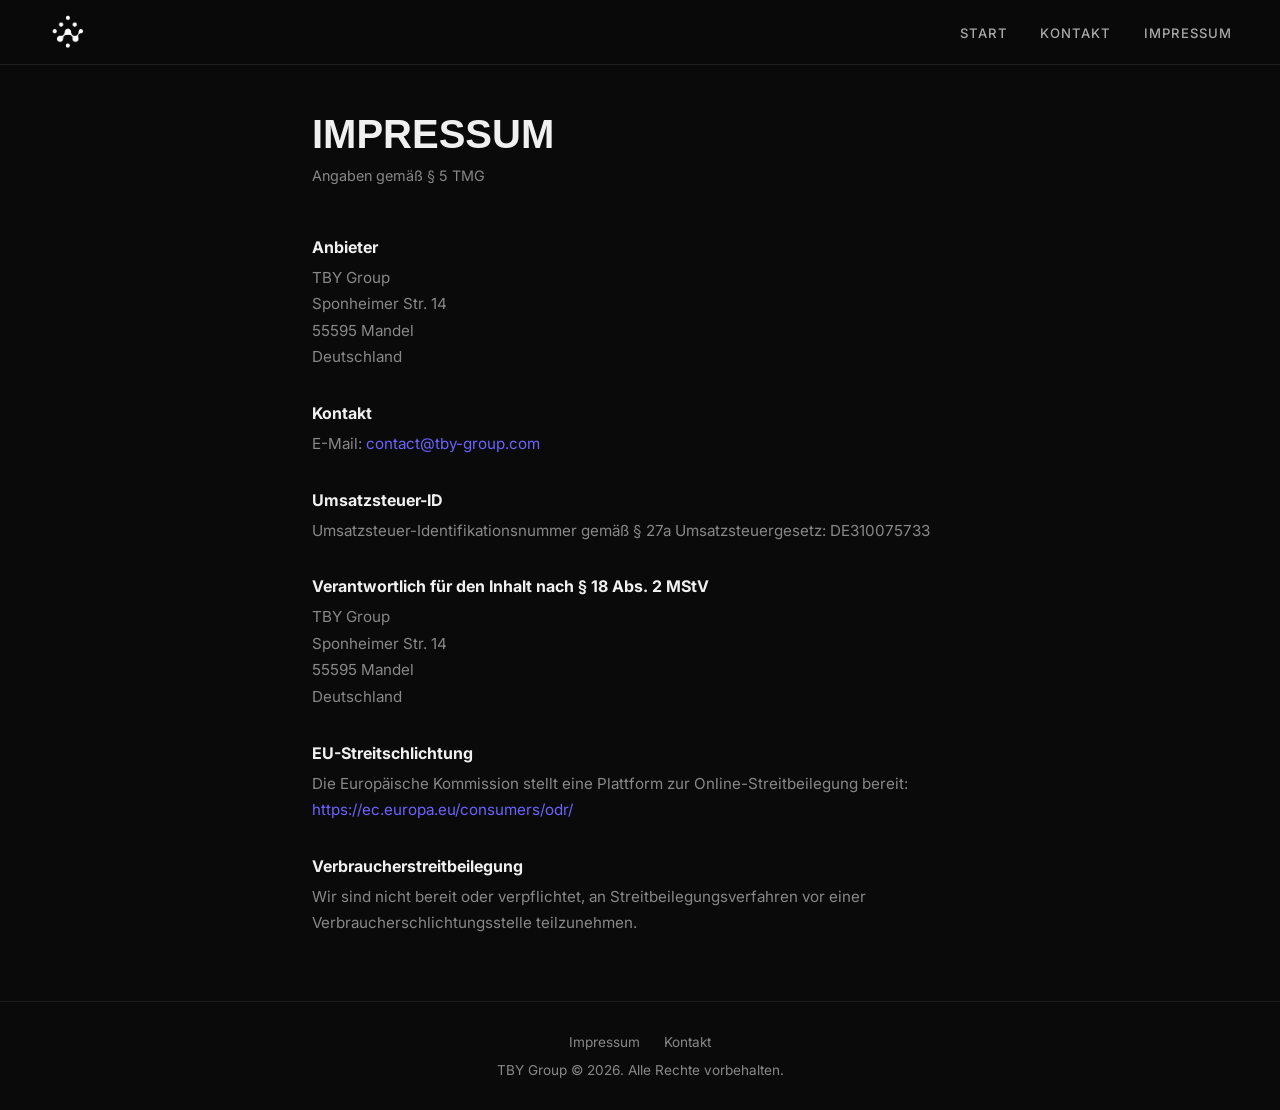
<file: impressum.html>
<!DOCTYPE html>
<html lang="de">
<head>
  <meta charset="UTF-8" />
  <meta name="viewport" content="width=device-width, initial-scale=1.0" />
  <title>Impressum – TBY Group</title>
  <link rel="stylesheet" href="style.css" />
  <link rel="icon" type="image/png" href="favicon.png" />
</head>
<body>
<nav id="navbar" class="scrolled">
  <a href="index.html" class="nav-brand"><img src="logo-icon.png" alt="TBY Group" class="nav-logo" /></a>
  <ul class="nav-links">
    <li><a href="index.html">Start</a></li>
    <li><a href="kontakt.html">Kontakt</a></li>
    <li><a href="impressum.html">Impressum</a></li>
  </ul>
</nav>
<main>
  <div class="page-content">
    <h1>Impressum</h1>
    <p class="subtitle">Angaben gemäß § 5 TMG</p>
    <h2>Anbieter</h2>
    <p>TBY Group<br />Sponheimer Str. 14<br />55595 Mandel<br />Deutschland</p>
    <h2>Kontakt</h2>
    <p>E-Mail: <a href="mailto:contact@tby-group.com">contact@tby-group.com</a></p>
    <h2>Umsatzsteuer-ID</h2>
    <p>Umsatzsteuer-Identifikationsnummer gemäß § 27a Umsatzsteuergesetz: DE310075733</p>
    <h2>Verantwortlich für den Inhalt nach § 18 Abs. 2 MStV</h2>
    <p>TBY Group<br />Sponheimer Str. 14<br />55595 Mandel<br />Deutschland</p>
    <h2>EU-Streitschlichtung</h2>
    <p>Die Europäische Kommission stellt eine Plattform zur Online-Streitbeilegung bereit:<br />
    <a href="https://ec.europa.eu/consumers/odr/" target="_blank" rel="noopener">https://ec.europa.eu/consumers/odr/</a></p>
    <h2>Verbraucherstreitbeilegung</h2>
    <p>Wir sind nicht bereit oder verpflichtet, an Streitbeilegungsverfahren vor einer Verbraucherschlichtungsstelle teilzunehmen.</p>
  </div>
</main>
<footer>
  <p><a href="impressum.html">Impressum</a><a href="kontakt.html">Kontakt</a></p>
  <p style="margin-top:0.75rem;">TBY Group &copy; 2026. Alle Rechte vorbehalten.</p>
</footer>
</body>
</html>
</file>
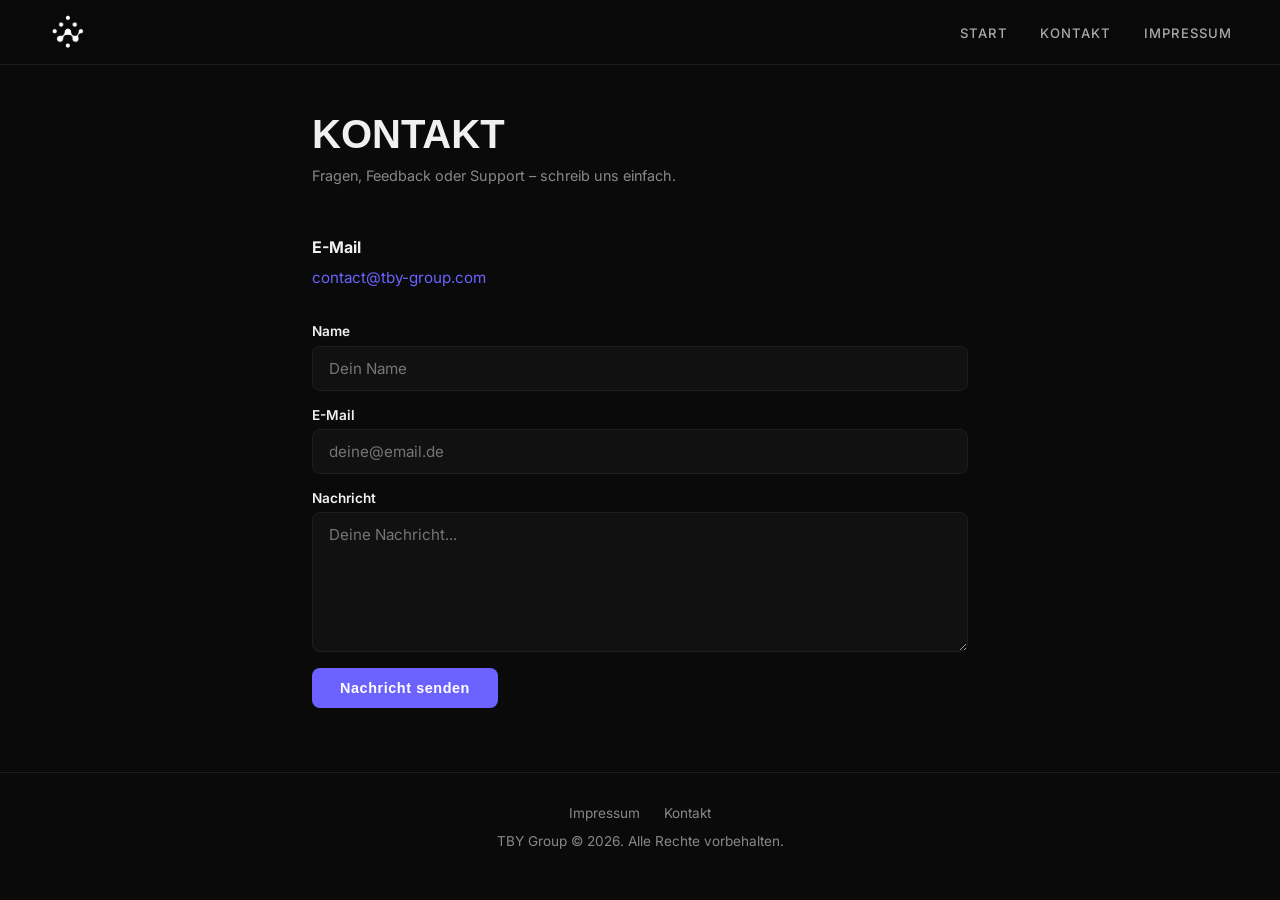
<file: kontakt.html>
<!DOCTYPE html>
<html lang="de">
<head>
  <meta charset="UTF-8" />
  <meta name="viewport" content="width=device-width, initial-scale=1.0" />
  <title>Kontakt – TBY Group</title>
  <link rel="stylesheet" href="style.css" />
  <link rel="icon" type="image/png" href="favicon.png" />
</head>
<body>
<nav id="navbar" class="scrolled">
  <a href="index.html" class="nav-brand"><img src="logo-icon.png" alt="TBY Group" class="nav-logo" /></a>
  <ul class="nav-links">
    <li><a href="index.html">Start</a></li>
    <li><a href="kontakt.html">Kontakt</a></li>
    <li><a href="impressum.html">Impressum</a></li>
  </ul>
</nav>
<main>
  <div class="page-content">
    <h1>Kontakt</h1>
    <p class="subtitle">Fragen, Feedback oder Support – schreib uns einfach.</p>
    <h2>E-Mail</h2>
    <p><a href="mailto:contact@tby-group.com">contact@tby-group.com</a></p>
    <form class="contact-form" action="mailto:contact@tby-group.com" method="post" enctype="text/plain" style="margin-top:2rem;">
      <div class="form-group">
        <label for="name">Name</label>
        <input type="text" id="name" name="name" placeholder="Dein Name" required />
      </div>
      <div class="form-group">
        <label for="email">E-Mail</label>
        <input type="email" id="email" name="email" placeholder="deine@email.de" required />
      </div>
      <div class="form-group">
        <label for="message">Nachricht</label>
        <textarea id="message" name="message" placeholder="Deine Nachricht..." required></textarea>
      </div>
      <button type="submit" class="btn">Nachricht senden</button>
    </form>
  </div>
</main>
<footer>
  <p><a href="impressum.html">Impressum</a><a href="kontakt.html">Kontakt</a></p>
  <p style="margin-top:0.75rem;">TBY Group &copy; 2026. Alle Rechte vorbehalten.</p>
</footer>
</body>
</html>
</file>
<file: style.css>
@import url('https://fonts.googleapis.com/css2?family=Inter:wght@200;300;400;500;600;700;800;900&family=DM+Sans:wght@200;300;400;500;600;700&display=swap');

*, *::before, *::after { box-sizing: border-box; margin: 0; padding: 0; }

:root {
  --bg: #0a0a0a;
  --surface: #111;
  --border: #1e1e1e;
  --accent: #6c63ff;
  --text: #f0f0f0;
  --muted: #888;
}

html {
  scroll-behavior: smooth;
  overflow-x: hidden;
}

body {
  font-family: 'Inter', sans-serif;
  background: var(--bg);
  color: var(--text);
  min-height: 100vh;
  display: flex;
  flex-direction: column;
  overflow-x: hidden;
}

a { color: var(--accent); text-decoration: none; }
a:hover { text-decoration: underline; }

/* NAV */
nav {
  position: fixed;
  top: 0; left: 0; right: 0;
  z-index: 100;
  padding: 0 3rem;
  height: 65px;
  display: flex;
  align-items: center;
  justify-content: space-between;
  transition: background 0.3s;
}
nav.scrolled {
  background: rgba(10,10,10,0.95);
  backdrop-filter: blur(12px);
  border-bottom: 1px solid var(--border);
}
.nav-brand {
  text-decoration: none;
  display: flex;
  align-items: center;
}
.nav-logo {
  height: 40px;
  width: auto;
}
.nav-links { display: flex; gap: 2rem; list-style: none; }
.nav-links a {
  color: rgba(255,255,255,0.65);
  font-size: 0.82rem;
  font-weight: 500;
  letter-spacing: 0.08em;
  text-transform: uppercase;
  transition: color 0.2s;
}
.nav-links a:hover { color: #fff; text-decoration: none; }

/* HERO */
.hero {
  position: relative;
  min-height: 100vh;
  background: #000;
  overflow: hidden;
  display: flex;
  align-items: center;
}

/* Stars */
@keyframes twinkle {
  0%, 100% { opacity: 1; }
  50% { opacity: 0.2; }
}

@keyframes drift {
  0% { transform: translateY(0); }
  100% { transform: translateY(-100vh); }
}

.stars {
  position: absolute;
  inset: 0;
  overflow: hidden;
}

.stars::before,
.stars::after,
.stars span {
  content: '';
  position: absolute;
  inset: 0;
  background-image:
    radial-gradient(1px 1px at 10% 20%, rgba(255,255,255,0.9) 0%, transparent 100%),
    radial-gradient(1px 1px at 30% 60%, rgba(255,255,255,0.7) 0%, transparent 100%),
    radial-gradient(2px 2px at 50% 10%, rgba(255,255,255,1) 0%, transparent 100%),
    radial-gradient(1px 1px at 70% 40%, rgba(255,255,255,0.6) 0%, transparent 100%),
    radial-gradient(1px 1px at 90% 80%, rgba(255,255,255,0.8) 0%, transparent 100%),
    radial-gradient(1px 1px at 15% 85%, rgba(255,255,255,0.7) 0%, transparent 100%),
    radial-gradient(2px 2px at 40% 35%, rgba(255,255,255,0.9) 0%, transparent 100%),
    radial-gradient(1px 1px at 60% 75%, rgba(255,255,255,0.6) 0%, transparent 100%),
    radial-gradient(1px 1px at 80% 15%, rgba(255,255,255,1) 0%, transparent 100%),
    radial-gradient(1px 1px at 25% 50%, rgba(255,255,255,0.5) 0%, transparent 100%),
    radial-gradient(1px 1px at 55% 90%, rgba(255,255,255,0.7) 0%, transparent 100%),
    radial-gradient(2px 2px at 85% 55%, rgba(255,255,255,0.8) 0%, transparent 100%),
    radial-gradient(1px 1px at 5% 45%, rgba(255,255,255,0.6) 0%, transparent 100%),
    radial-gradient(1px 1px at 95% 30%, rgba(255,255,255,0.9) 0%, transparent 100%),
    radial-gradient(1px 1px at 45% 65%, rgba(255,255,255,0.5) 0%, transparent 100%),
    radial-gradient(1px 1px at 75% 95%, rgba(255,255,255,0.7) 0%, transparent 100%),
    radial-gradient(2px 2px at 20% 5%, rgba(255,255,255,1) 0%, transparent 100%),
    radial-gradient(1px 1px at 65% 25%, rgba(255,255,255,0.6) 0%, transparent 100%),
    radial-gradient(1px 1px at 35% 80%, rgba(255,255,255,0.8) 0%, transparent 100%),
    radial-gradient(1px 1px at 88% 70%, rgba(255,255,255,0.5) 0%, transparent 100%);
  background-size: 600px 600px;
  animation: twinkle 3s ease-in-out infinite;
}

.stars::after {
  background-size: 400px 400px;
  background-position: 150px 100px;
  animation-duration: 4.5s;
  animation-delay: -1.5s;
}

.stars::before {
  background-size: 800px 800px;
  background-position: 300px 200px;
  animation-duration: 6s;
  animation-delay: -3s;
  opacity: 0.6;
}

.hero-content {
  position: relative;
  z-index: 1;
  width: 100%;
  max-width: 1200px;
  margin: 0 auto;
  padding: 8rem 3rem 4rem;
  display: flex;
  align-items: center;
  justify-content: space-between;
  gap: 3rem;
}

.hero-text { max-width: 480px; }

.hero-text h1 {
  line-height: 1;
  margin-bottom: 1.2rem;
}

.hero-logo {
  width: 280px;
  max-width: 100%;
  margin-bottom: 1.5rem;
  display: block;
}

.hero-tag {
  font-size: 0.75rem;
  font-weight: 600;
  letter-spacing: 0.2em;
  text-transform: uppercase;
  color: rgba(255,255,255,0.5);
  margin-bottom: 0.75rem;
}

.hero-play-btn {
  display: inline-block;
  margin-top: 1.5rem;
}
.hero-play-btn img {
  height: 60px;
  width: 155px;
  display: block;
}
.hero-play-btn:hover { opacity: 0.85; }

.hero-sub {
  font-size: 1.1rem;
  font-weight: 500;
  letter-spacing: 0.3em;
  text-transform: uppercase;
  color: rgba(255,255,255,0.7);
  align-self: flex-end;
  margin-top: -1.2rem;
}

.hero-title-wrap {
  display: inline-flex;
  flex-direction: column;
}

.hero-title {
  font-family: 'Inter', sans-serif;
  font-size: clamp(2.8rem, 7vw, 5.5rem);
  font-weight: 800;
  letter-spacing: -0.01em;
  text-transform: uppercase;
  color: #fff;
  margin: 0;
  line-height: 1;
  white-space: nowrap;
}

.hero-text p {
  color: rgba(255,255,255,0.65);
  font-size: 1.1rem;
  line-height: 1.7;
}

/* PHONES */
.hero-phones {
  flex-shrink: 0;
}

.hero-phones-img {
  width: 580px;
  max-width: 100%;
  display: block;
}

.phone {
  position: absolute;
  width: 200px;
  height: 400px;
  background: #111;
  border-radius: 28px;
  border: 2px solid #333;
  overflow: hidden;
  box-shadow: 0 30px 80px rgba(0,0,0,0.8);
}

.phone-front {
  bottom: 0;
  right: 0;
  z-index: 2;
}

.phone-back {
  top: 0;
  left: 0;
  z-index: 1;
  transform: rotate(-5deg);
}

.phone-screen {
  width: 100%;
  height: 100%;
  padding: 1rem;
  background: #0d0d1a;
  display: flex;
  align-items: center;
  justify-content: center;
}

/* Gallery screen */
.gallery-grid {
  display: grid;
  grid-template-columns: repeat(3, 1fr);
  gap: 3px;
  width: 100%;
}
.gallery-thumb {
  aspect-ratio: 1;
  border-radius: 4px;
}

/* Sound screen */
.sound-meter { text-align: center; width: 100%; }
.sound-label { font-size: 0.7rem; color: var(--muted); letter-spacing: 0.1em; margin-bottom: 0.25rem; }
.sound-value { font-family: 'Barlow Condensed', sans-serif; font-size: 3rem; font-weight: 900; color: #fff; line-height: 1; }
.sound-bar-container { background: #1a1a1a; border-radius: 4px; height: 8px; margin: 0.75rem 0; overflow: hidden; }
.sound-bar { height: 100%; border-radius: 4px; }
.sound-tags { display: flex; justify-content: space-between; font-size: 0.65rem; color: var(--muted); }

/* APPS SECTION */
.apps-section {
  background: #fff;
  color: #111;
  padding: 5rem 2rem;
  text-align: center;
}

.apps-section h2 {
  font-family: 'Barlow Condensed', sans-serif;
  font-size: 2.5rem;
  font-weight: 900;
  text-transform: uppercase;
  letter-spacing: 0.05em;
  margin-bottom: 3rem;
  color: #111;
}

.apps-grid {
  display: grid;
  grid-template-columns: repeat(4, 1fr);
  gap: 1.5rem;
  max-width: 1100px;
  margin: 0 auto;
}

.app-card {
  background: #fff;
  border: 1px solid #e5e5e5;
  border-radius: 16px;
  padding: 2rem 1.5rem;
  width: 100%;
  text-align: left;
  transition: box-shadow 0.2s, transform 0.2s;
  display: flex;
  flex-direction: column;
}

.app-card:hover {
  box-shadow: 0 8px 40px rgba(0,0,0,0.12);
  transform: translateY(-3px);
}

.app-icon-wrap {
  width: 64px;
  height: 64px;
  border-radius: 16px;
  display: flex;
  align-items: center;
  justify-content: center;
  font-size: 1.8rem;
  margin-bottom: 1rem;
}

.app-card-name {
  font-weight: 800;
  font-size: 1.15rem;
  color: #111;
  margin-bottom: 0.5rem;
}

.app-card-desc {
  font-size: 0.88rem;
  color: #666;
  line-height: 1.6;
  margin-bottom: 1.25rem;
  flex: 1;
}

.play-btn img {
  height: 44px;
  width: 114px;
  display: block;
}

.app-privacy-link {
  display: inline-block;
  margin-top: 0.6rem;
  font-size: 0.78rem;
  color: #999;
  text-decoration: underline;
}
.app-privacy-link:hover { color: #555; }

/* CONTACT */
.contact-section {
  background: #fff;
  color: #111;
  text-align: center;
  padding: 4rem 2rem 5rem;
  border-top: 1px solid #eee;
}

.contact-section h2 {
  font-family: 'Barlow Condensed', sans-serif;
  font-size: 2rem;
  font-weight: 900;
  text-transform: uppercase;
  margin-bottom: 1rem;
  color: #111;
}

.contact-section p {
  color: #555;
  font-size: 1rem;
}

.contact-section a {
  color: var(--accent);
}

/* FOOTER */
footer {
  background: #0a0a0a;
  border-top: 1px solid var(--border);
  padding: 2rem;
  text-align: center;
  color: var(--muted);
  font-size: 0.85rem;
}

footer a {
  color: var(--muted);
  margin: 0 0.75rem;
}

footer a:hover { color: var(--text); text-decoration: none; }

/* PAGE CONTENT (Impressum, Datenschutz, Kontakt) */
.page-content {
  max-width: 720px;
  margin: 0 auto;
  padding: 7rem 2rem 4rem;
}

.page-content h1 {
  font-family: 'Barlow Condensed', sans-serif;
  font-size: 2.5rem;
  font-weight: 900;
  text-transform: uppercase;
  margin-bottom: 0.4rem;
}

.page-content .subtitle {
  color: var(--muted);
  margin-bottom: 3rem;
  font-size: 0.9rem;
}

.page-content h2 {
  font-size: 1rem;
  font-weight: 700;
  margin-top: 2rem;
  margin-bottom: 0.5rem;
  color: var(--text);
}

.page-content p,
.page-content li {
  color: var(--muted);
  font-size: 0.95rem;
  line-height: 1.75;
}

.page-content ul {
  padding-left: 1.4rem;
  margin-top: 0.5rem;
}

/* CONTACT FORM */
.contact-form { display: flex; flex-direction: column; gap: 1rem; margin-top: 1.5rem; }
.form-group { display: flex; flex-direction: column; gap: 0.4rem; }
.form-group label { font-size: 0.85rem; font-weight: 600; }
.form-group input,
.form-group textarea {
  background: var(--surface);
  border: 1px solid var(--border);
  border-radius: 8px;
  padding: 0.75rem 1rem;
  color: var(--text);
  font-size: 0.95rem;
  font-family: inherit;
  outline: none;
  transition: border-color 0.2s;
}
.form-group input:focus,
.form-group textarea:focus { border-color: var(--accent); }
.form-group textarea { min-height: 140px; resize: vertical; }
.contact-form .btn { align-self: flex-start; cursor: pointer; border: none; }

.btn {
  display: inline-flex;
  align-items: center;
  gap: 0.5rem;
  background: var(--accent);
  color: #fff;
  padding: 0.75rem 1.75rem;
  border-radius: 8px;
  font-weight: 700;
  font-size: 0.9rem;
  letter-spacing: 0.04em;
  transition: opacity 0.2s;
}
.btn:hover { opacity: 0.85; text-decoration: none; }

/* TABLET */
@media (max-width: 900px) {
  .apps-grid {
    grid-template-columns: repeat(2, 1fr);
    max-width: 640px;
  }
  .hero-phones-img { width: 420px; }
}

/* MOBILE */
@media (max-width: 640px) {
  /* Alles auf 100vw begrenzen */
  section, nav, footer, main {
    max-width: 100vw;
    overflow-x: hidden;
  }

  /* Nav */
  nav {
    padding: 0 1.2rem;
    height: 56px;
  }
  .nav-links {
    gap: 1rem;
  }
  .nav-links a {
    font-size: 0.75rem;
  }

  /* Hero */
  .hero {
    overflow: hidden;
    max-width: 100vw;
  }
  .hero-content {
    flex-direction: column;
    text-align: center;
    padding: 5rem 1.5rem 3rem;
    gap: 2rem;
    max-width: 100vw;
  }
  .hero-text {
    max-width: 100%;
    display: flex;
    flex-direction: column;
    align-items: center;
  }
  .hero-title {
    font-size: 13vw;
    white-space: nowrap;
    overflow: hidden;
    max-width: 100%;
  }
  .hero-sub {
    font-size: 0.85rem;
    margin-top: -0.9rem;
  }
  .hero-phones {
    width: 100%;
    display: flex;
    justify-content: center;
    overflow: hidden;
  }
  .hero-phones-img {
    width: 90%;
    max-width: 300px;
  }
  .hero-play-btn img {
    height: 52px;
    width: 134px;
  }

  /* Apps — horizontales Karussell */
  .apps-section {
    padding: 3rem 0;
    overflow: hidden;
    max-width: 100vw;
  }
  .apps-section h2 {
    font-size: 1.8rem;
    margin-bottom: 1.5rem;
    padding: 0 1.2rem;
  }
  .apps-grid {
    display: flex;
    grid-template-columns: unset;
    gap: 1rem;
    width: 100%;
    overflow-x: scroll;
    overflow-y: visible;
    scroll-snap-type: x mandatory;
    -webkit-overflow-scrolling: touch;
    padding: 0.5rem 1.2rem 1.2rem;
    scrollbar-width: none;
    box-sizing: border-box;
  }
  .apps-grid::-webkit-scrollbar {
    display: none;
  }
  .app-card {
    flex: 0 0 75vw;
    width: 75vw;
    max-width: 260px;
    scroll-snap-align: start;
    padding: 1.25rem 1rem;
  }
  .app-card-name {
    font-size: 0.95rem;
  }
  .app-card-desc {
    font-size: 0.82rem;
  }
  .play-btn img {
    height: 38px;
    width: 98px;
  }

  /* Contact */
  .contact-section {
    padding: 3rem 1.2rem;
  }

  /* Footer */
  footer {
    padding: 1.5rem 1rem;
  }

  /* Subpages */
  .page-content {
    padding: 5rem 1.2rem 3rem;
  }
  .page-content h1 {
    font-size: 1.8rem;
  }
}
</file>
